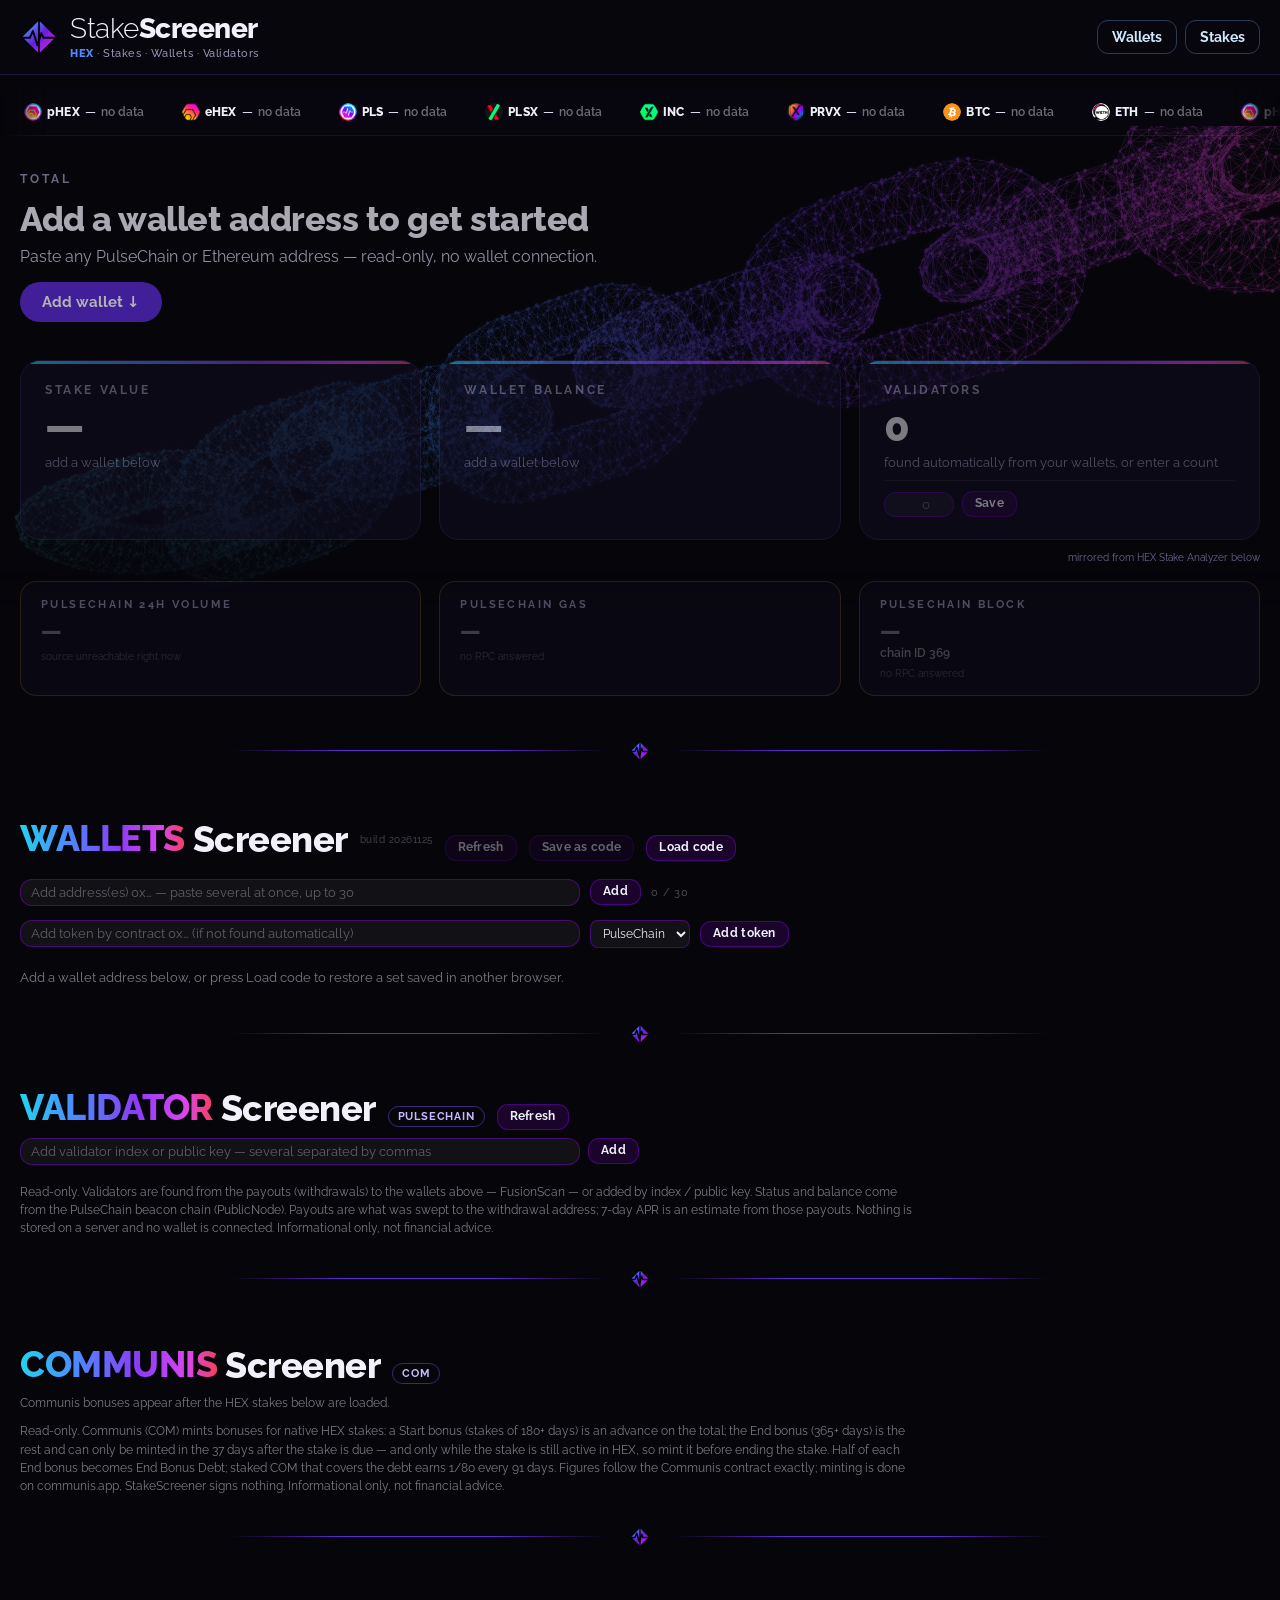
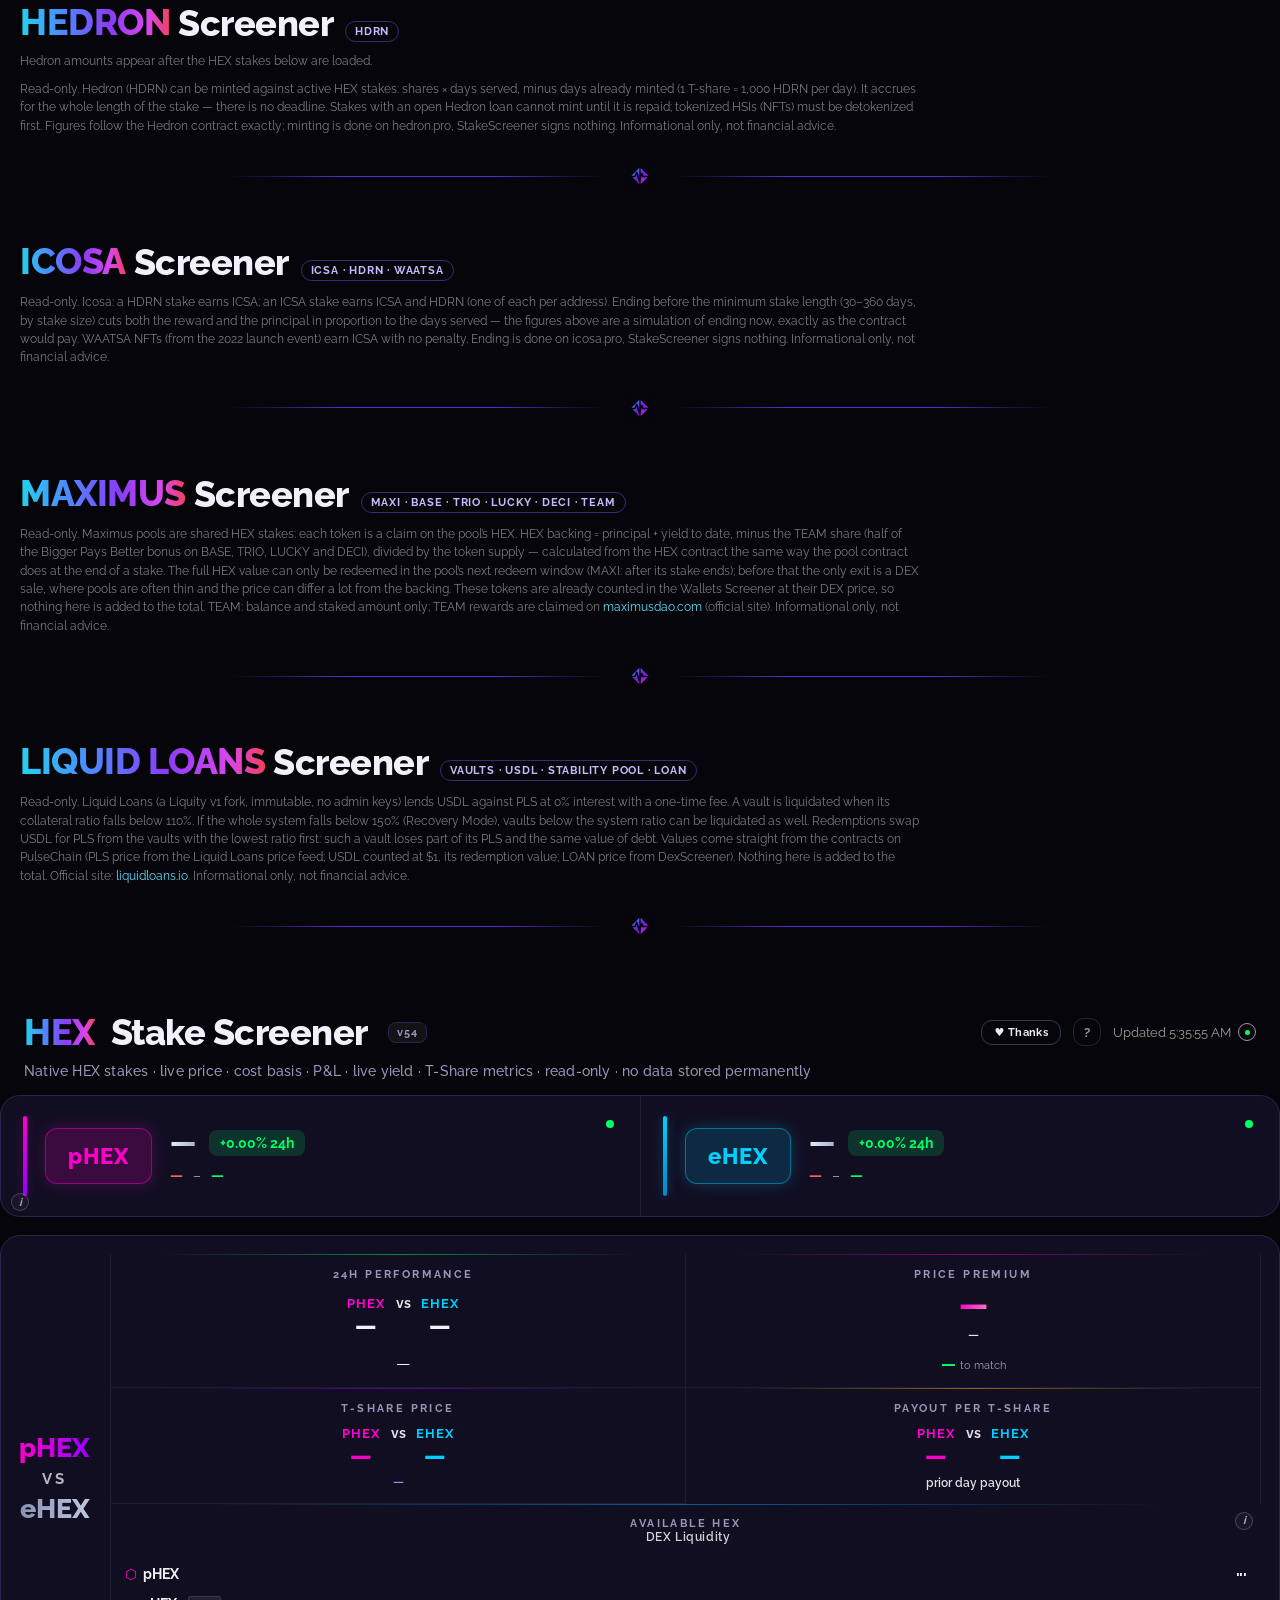
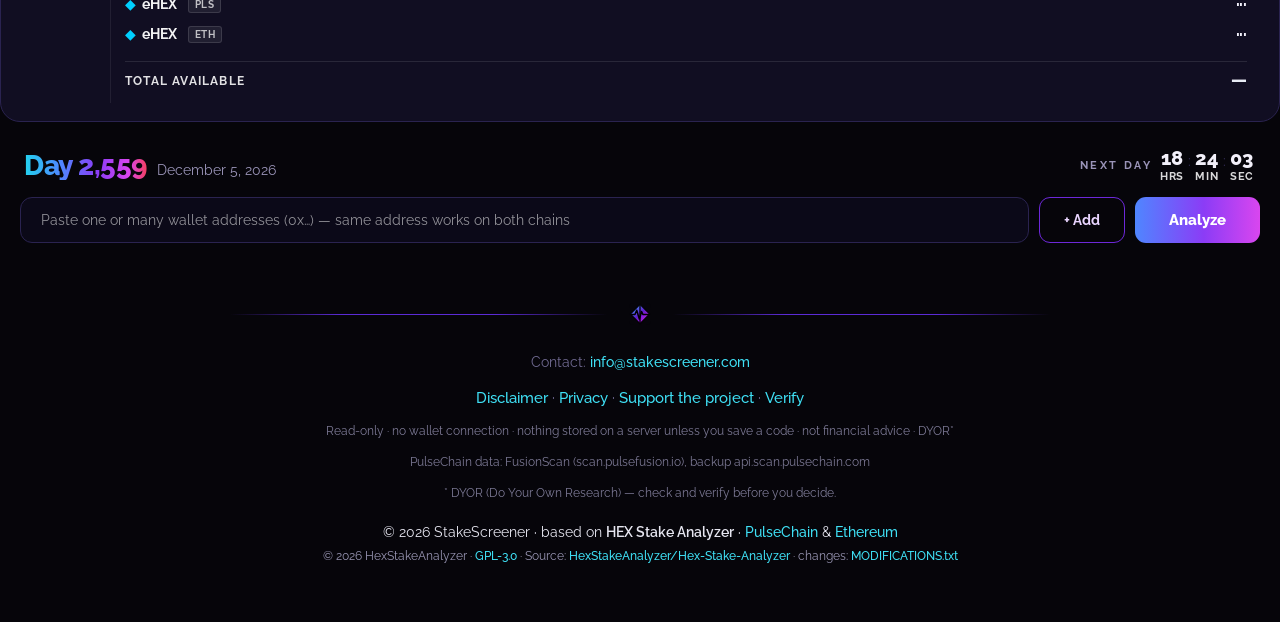
<file: index.html>
<!DOCTYPE html>
<html lang="en">
<head><meta charset="utf-8">

<meta name="viewport" content="width=device-width, initial-scale=1">
<meta http-equiv="Cache-Control" content="no-cache, no-store, must-revalidate">
<meta http-equiv="Pragma" content="no-cache">
<meta http-equiv="Expires" content="0">
<link rel="icon" type="image/svg+xml" href="/favicon.svg?v=271c3d3d">
<link rel="icon" type="image/png" sizes="32x32" href="/favicon.png?v=271c3d3d">
<link rel="shortcut icon" href="/favicon.ico?v=271c3d3d">
<link rel="apple-touch-icon" href="/apple-touch-icon.png?v=271c3d3d">
<meta name="theme-color" content="#06050a">
<link rel="manifest" href="/site.webmanifest?v=20261110">
<link rel="icon" type="image/png" sizes="192x192" href="/gp-icon-192.png">
<meta name="mobile-web-app-capable" content="yes">
<meta name="apple-mobile-web-app-capable" content="yes">
<meta name="apple-mobile-web-app-title" content="StakeScreener">
<meta name="apple-mobile-web-app-status-bar-style" content="black">
<meta name="description" content="Read-only view of PulseChain and Ethereum wallets — balances, token prices, HEX stakes, validators and live network status.">
<!-- Link preview (Telegram, X, Signal, Discord …).
     og:image must be an ABSOLUTE URL. The relative "./og.png" worked only with
     some crawlers; most do not resolve it and the card stays without an image.
     ?v= is there because platforms cache previews aggressively — without a new
     path the old image would keep showing for weeks. -->
<meta property="og:type" content="website">
<meta property="og:site_name" content="StakeScreener">
<meta property="og:title" content="StakeScreener — Wallets &amp; HEX Stakes">
<meta property="og:description" content="Read-only view of PulseChain and Ethereum wallets — balances, token prices, HEX stakes, validators and live network status. No wallet connection; nothing stored unless you save a code.">
<link rel="canonical" href="https://stakescreener.com/">
<meta property="og:url" content="https://stakescreener.com/">
<meta property="og:image" content="https://stakescreener.com/og.png?v=20261122b">
<meta property="og:image:width" content="1200">
<meta property="og:image:height" content="630">
<meta property="og:image:alt" content="StakeScreener — PulseChain and Ethereum, read-only">
<meta name="twitter:card" content="summary_large_image">
<meta name="twitter:title" content="StakeScreener — Wallets &amp; HEX Stakes">
<meta name="twitter:description" content="Read-only view of PulseChain and Ethereum wallets — balances, prices, HEX stakes, validators.">
<meta name="twitter:image" content="https://stakescreener.com/og.png?v=20261122b">
<link rel="stylesheet" href="./fonts/fonts.css">
<title>StakeScreener · PulseChain + Ethereum</title>
<link rel="stylesheet" href="./wallets.css?v=20261123b"/>
  <link rel="stylesheet" href="./style.css?v=20261123a">
  <link rel="stylesheet" href="./gp-theme.css?v=20261127c"><link rel="stylesheet" href="./gp-total.css?v=20261123b">
</head>
<body>
<header class="gp-hdr"><div class="gp-hdr-in">
  <a class="gp-brand" href="./"><svg viewBox="0 0 100 100" aria-hidden="true"><defs><linearGradient id="gpg" x1="0.2" y1="0.2" x2="0.8" y2="0.8"><stop offset="0" stop-color="#4f86ff"/><stop offset="0.5" stop-color="#6420d6"/><stop offset="1" stop-color="#c41ef2"/></linearGradient><clipPath id="gpk"><polygon points="50,3 97,50 50,97 3,50"/></clipPath></defs><polygon points="50,3 97,50 50,97 3,50" fill="url(#gpg)"/><g clip-path="url(#gpk)"><path d="M50,0 V100" stroke="#000" stroke-width="4.6"/><path d="M0,52 H26 L34,34 L46,72 L56,40 L62,52 H100" fill="none" stroke="#000" stroke-width="5" stroke-linejoin="round" stroke-linecap="round"/></g><polygon points="50,3 97,50 50,97 3,50" fill="none" stroke="#000" stroke-width="4.4"/></svg>
    <span><span class="gp-wm"><span class="a">Stake</span><span class="b">Screener</span></span><span class="gp-tag"><b>HEX</b> · Stakes · Wallets · Validators</span></span></a>
  <input type="checkbox" id="gp-meni" class="gp-meni-stikalo" aria-label="Odpri meni"><label for="gp-meni" class="gp-meni-gumb" aria-hidden="true"><span></span><span></span><span></span></label>
  <nav class="gp-nav"><a href="#wbal-sec">Wallets</a><a href="#cards-frame">Stakes</a></nav>
</div></header>


<div id="hsa-update-banner" onclick="location.reload()">🔄 A newer version of StakeScreener is available — click here to refresh</div>
<div id="app">
  <div class="progress-bar" id="progress-bar"><div class="progress-bar-fill" id="progress-bar-fill"></div></div>
  <div class="topbar"><div class="logo"><span class="l-hex">HEX</span><span class="l-sub">Stake Screener</span><span class="hsa-version">v54</span></div><div style="display:flex;align-items:center;gap:12px;"><button class="donate-topbtn" onclick="openSupport()">♥ Thanks</button><button class="about-btn" onclick="openAbout()" title="About this tool">?</button><div class="upd"><span id="tu">—</span><div class="upd-ring"></div></div></div></div>
  <div class="subt">Native HEX stakes · live price · cost basis · P&amp;L · live yield · T-Share metrics · read-only · no data stored permanently</div>
  <div class="ticker">
    <div class="t-block pls">
      <div class="t-accent pls-accent"></div>
      <div class="t-chain-tag pls-tag">pHEX</div>
      <div class="t-main">
        <div class="t-head-row">
          <span class="t-price-new pls" id="t-pls-price">—<span class="t-live-pulse" title="Live data"></span></span>
          <span class="t-chg" id="t-pls-chg">—</span>
        </div>
        <div class="t-stats-row">
          <span class="t-stat-v lo" id="t-pls-lo">—</span>
          <span class="t-range-sep">–</span>
          <span class="t-stat-v hi" id="t-pls-hi">—</span>
        </div>
      </div>
      <div class="t-spark"><canvas id="sparkline-pls" height="80"></canvas><div class="t-live-dot" id="t-pls-dot" style="background:#00FF66;"></div></div>
    </div>
    <div class="t-block eth">
      <div class="t-accent eth-accent"></div>
      <div class="t-chain-tag eth-tag">eHEX</div>
      <div class="t-main">
        <div class="t-head-row">
          <span class="t-price-new eth" id="t-eth-price">—<span class="t-live-pulse" title="Live data"></span></span>
          <span class="t-chg" id="t-eth-chg">—</span>
        </div>
        <div class="t-stats-row">
          <span class="t-stat-v lo" id="t-eth-lo">—</span>
          <span class="t-range-sep">–</span>
          <span class="t-stat-v hi" id="t-eth-hi">—</span>
        </div>
      </div>
      <div class="t-spark"><canvas id="sparkline-eth" height="80"></canvas><div class="t-live-dot" id="t-eth-dot" style="background:#00FF66;"></div></div>
    </div>
    <div class="t-info-wrap">
      <div class="t-info-i" onclick="this.classList.toggle('active')">i</div>
      <div class="t-info-tip">
        <div class="t-tip-title">Live Data Sources</div>
        <div class="t-tip-row"><span class="t-tip-src">pHEX Price &amp; 24h</span><span class="t-tip-desc">DexScreener — PulseX DEX, highest-liquidity pHEX/WPLS pair.</span><span class="t-tip-fall">Fallback: CoinPaprika → CoinGecko</span></div>
        <div class="t-tip-row"><span class="t-tip-src">eHEX Price &amp; 24h</span><span class="t-tip-desc">DexScreener — Uniswap V2/V3, highest-liquidity eHEX/ETH pair.</span><span class="t-tip-fall">Fallback: CoinPaprika → CoinGecko</span></div>
        <div class="t-tip-row"><span class="t-tip-src">T-Share Price</span><span class="t-tip-desc">Derived on-chain from HEX contract shareRate via globalInfo(). Updates on every analyze.</span></div>
        <div class="t-tip-row"><span class="t-tip-src">Sparkline</span><span class="t-tip-desc">Last 30 days of price history from CoinGecko. Color reflects 24h direction.</span></div>
      </div>
    </div>
  </div>
  <div class="cmp-strip">
    <div class="cmp-strip-title"><span class="cp">pHEX</span><span class="cv">VS</span><span class="ce">eHEX</span></div>
    <div class="cmp-items">
      <div class="cmp-item">
        <div class="cmp-item-lbl">24h performance</div>
        <div class="cmp-pair">
          <div class="cmp-side"><div class="cmp-side-name" style="color:#FF00CC;">pHEX</div><div class="cmp-side-val" id="cmp-24h-pls">—</div></div>
          <div class="cmp-vs">vs</div>
          <div class="cmp-side"><div class="cmp-side-name" style="color:#00CFFF;">eHEX</div><div class="cmp-side-val" id="cmp-24h-eth">—</div></div>
        </div>
        <div style="margin-top:4px;" id="cmp-24h-winner">—</div>
      </div>
      <div class="cmp-item">
        <div class="cmp-item-lbl" id="cmp-ratio-lbl">Price Premium</div>
        <div class="cmp-item-val" id="cmp-ratio" style="background:linear-gradient(90deg,#FF00CC,#ff6ec7);-webkit-background-clip:text;-webkit-text-fill-color:transparent;background-clip:text;">—</div>
        <div class="cmp-item-sub" id="cmp-ratio-sub">—</div>
        <div style="margin-top:4px;"><span style="color:#00FF66;font-family:'Space Mono',monospace;font-size:16px;font-weight:700;" id="cmp-parity">—</span><span style="font-size:11px;color:rgba(255,255,255,0.6);margin-left:4px;" id="cmp-parity-sub">to match</span></div>
      </div>
      <div class="cmp-item">
        <div class="cmp-item-lbl">T-Share price</div>
        <div class="cmp-pair">
          <div class="cmp-side"><div class="cmp-side-name" style="color:#FF00CC;">pHEX</div><div class="cmp-side-val" style="color:#FF00CC;" id="cmp-ts-pls">—</div></div>
          <div class="cmp-vs">vs</div>
          <div class="cmp-side"><div class="cmp-side-name" style="color:#00CFFF;">eHEX</div><div class="cmp-side-val" style="color:#00CFFF;" id="cmp-ts-eth">—</div></div>
        </div>
        <div class="cmp-item-sub" style="color:#a78bfa;" id="cmp-ts-diff">—</div>
      </div>
      <div class="cmp-item">
        <div class="cmp-item-lbl">Payout Per T-Share</div>
        <div class="cmp-pair">
          <div class="cmp-side"><div class="cmp-side-name" style="color:#FF00CC;">pHEX</div><div class="cmp-side-val" style="color:#FF00CC;" id="cmp-ypts-pls">—</div></div>
          <div class="cmp-vs">vs</div>
          <div class="cmp-side"><div class="cmp-side-name" style="color:#00CFFF;">eHEX</div><div class="cmp-side-val" style="color:#00CFFF;" id="cmp-ypts-eth">—</div></div>
        </div>
        <div class="cmp-item-sub" id="cmp-ypts-sub">prior day payout</div>
      </div>
      <div class="cmp-item" style="position:relative;overflow:visible;min-width:280px;align-items:stretch;text-align:left;">
        <div class="cmp-item-lbl" style="text-align:center;line-height:1.15;">Available HEX<br><span class="dex-lbl-sub">DEX Liquidity</span></div>
        <div class="dex-rows">
          <div class="dex-row"><span class="dex-asset"><span class="dex-mark" style="color:#FF00CC;">⬡</span>pHEX</span><span class="dex-amt dex-loading" id="cmp-supply-pls-phex">···</span></div>
          <div class="dex-row"><span class="dex-asset"><span class="dex-mark" style="color:#00CFFF;">◆</span>eHEX<span class="dex-chain-tag">PLS</span></span><span class="dex-amt dex-loading" id="cmp-supply-pls-ehex">···</span></div>
          <div class="dex-row"><span class="dex-asset"><span class="dex-mark" style="color:#00CFFF;">◆</span>eHEX<span class="dex-chain-tag">ETH</span></span><span class="dex-amt dex-loading" id="cmp-supply-eth-ehex">···</span></div>
        </div>
        <div class="dex-total-row"><span class="dex-total-lbl">Total Available</span><span class="dex-total-val" id="cmp-supply-total">—</span></div>
        <div class="info-i" onmouseenter="showDexTip(event)" onmouseleave="hideDexTip()" style="top:8px;right:8px;">i</div>
        <!-- Legacy hidden elements to satisfy old DOM refs (renderDexSupply updates the new IDs above) -->
        <span id="cmp-supply-pls-total" style="display:none;"></span>
        <span id="cmp-supply-eth-total" style="display:none;"></span>
        <span id="cmp-supply-sub" style="display:none;"></span>
      </div>
    </div>
  </div>
  <div id="dex-pool-tip" onmouseenter="keepDexTip()" onmouseleave="releaseDexTip()" style="display:none;position:fixed;width:340px;background:#181e2e;border:1px solid rgba(148,0,255,0.28);border-radius:10px;padding:12px 14px;font-size:11px;line-height:1.45;color:rgba(238,240,248,0.88);font-family:'Inter',sans-serif;font-weight:400;z-index:9999;box-shadow:0 6px 24px rgba(0,0,0,0.6);">HEX sitting in DEX liquidity pools — available to buy or sell right now. Queried on-chain via balanceOf() on the HEX contract for each pool.<br><br><span id="dex-tip-breakdown">Loading pool data…</span><br><br><span style="opacity:0.6;font-size:10px;">Pools under 5M HEX excluded. Data updates each scan.</span></div>
  <div class="daybar" id="daybar"><div class="day-left"><span class="day-num" id="day-num">Day —</span><span class="day-date" id="day-date"></span></div><div class="day-mid"></div><div class="day-right"><span class="day-cd-lbl">Next day</span><div class="day-cd" id="day-cd">—</div></div></div>
  <div class="nse-bar" id="nse"><div class="nse-icon">⏱</div><div class="nse-body"><div class="nse-lbl">Next Stake Ending</div><div class="nse-val" id="nse-val">—</div><div class="nse-sub" id="nse-sub"></div></div></div>
  <div class="search"><div class="addr-wrap"><input id="addr" type="text" autocomplete="off" spellcheck="false" placeholder="Paste one or many wallet addresses (0x…) — same address works on both chains" onfocus="openRecentDropdown()" onblur="scheduleCloseRecentDropdown()"/><div id="recent-dropdown" class="recent-dropdown" hidden onmousedown="event.preventDefault()"></div></div><button class="addbtn" id="addbtn" onclick="addWallet()">+ Add</button><button class="abtn" id="gobtn" onclick="go()">Analyze</button></div>
  <div id="wlist" class="wlist"></div>
  <div id="wlist-err" class="wlist-err" style="display:none;"></div>
  <div id="st"></div>
  <div id="dash">
    <div class="ctrl-bar">
      <!-- Row 1: chain toggle + next ending -->
      <div class="ctrl-row">
        <div class="chain-toggle-wrap"><div class="chain-toggle" role="tablist" aria-label="Chain selection"><button class="chain-tog-btn pls active" id="ct-pls" onclick="setChainMode('pls')" title="Show PulseChain (pHEX) only" role="tab" aria-selected="true"><span class="ct-icon ct-pls-icon">⬡</span><span class="ct-lbl">PulseChain</span></button><button class="chain-tog-btn eth" id="ct-eth" onclick="setChainMode('eth')" title="Show Ethereum (eHEX) only" role="tab" aria-selected="false"><span class="ct-icon ct-eth-icon">◆</span><span class="ct-lbl">Ethereum</span></button><button class="chain-tog-btn both" id="ct-both" onclick="setChainMode('both')" title="Show both chains" role="tab" aria-selected="false"><span class="ct-icon ct-both-icon">◆⬡</span><span class="ct-lbl">Both</span></button></div></div>
        <div class="ctrl-bar-sep ctrl-nse-sep" id="ctrl-nse-sep" style="display:none;"></div>
        <div class="ctrl-nse" id="ctrl-nse">
          <span class="nse-icon">⏱</span>
          <span class="nse-lbl-sm">Next ending:</span>
          <span class="nse-val" id="ctrl-nse-val">—</span>
          <span class="nse-sub" id="ctrl-nse-sub"></span>
        </div>
        <div style="margin-left:auto;display:flex;align-items:center;gap:10px;">
          <button id="moon-math-btn" class="moon-btn" onclick="openMoonMath()" title="Model hypothetical prices">
            <span class="moon-btn-icon">🌙</span>Moon Math
          </button>
        </div>
      </div>
      <!-- Row 2: view filters + ranking -->
      <div class="ctrl-row">
        <div id="wfilter" class="wfilter" style="display:none;"></div>
      </div>
    </div>
    <div class="cards-frame" id="cards-frame">
      <div class="moon-banner" id="moon-banner">
        <span class="moon-banner-icon">🌙</span>
        <span class="moon-banner-active">Moon Math</span>
        <div class="moon-banner-sep"></div>
        <span class="moon-banner-prices" id="moon-banner-prices">—</span>
        <div class="moon-banner-sep"></div>
        <div class="moon-banner-mults" id="moon-banner-mults"></div>
        <button class="moon-banner-reset" onclick="resetMoonMath()">Reset to Live</button>
      </div>
      <div class="cards" id="cards"></div>
    </div>
    <div class="charts">
      <div class="cbox"><div class="cblbl">Locked vs Liquid HEX <span class="chart-chain-pill" id="cpie-chain-pill"></span></div><div class="pie-body"><div class="pie-canvas"><canvas id="cpie"></canvas></div><div class="pie-right"><div class="pie-pct-wrap"><div class="pie-pct-lbl">Percentage Locked</div><div class="pie-pct-val" id="pie-pct-num">—<span class="pie-pct-unit"></span></div></div><div class="pie-legend" id="pie-legend"></div></div></div><div class="info-i" onclick="this.classList.toggle('active')">i</div><div class="info-tip">Shows the split between HEX locked in active stakes vs liquid (unstaked) HEX in the wallet. Locked HEX earns yield but can't be moved until the stake ends.</div></div>
      <div class="cbox"><div class="cblbl">Yield Accumulation <span class="chart-chain-pill" id="cyield-chain-pill"></span></div><div style="position:relative;flex:1;min-height:200px;"><canvas id="cyield"></canvas></div><div class="info-i" onclick="this.classList.toggle('active')">i</div><div class="info-tip">Cumulative HEX yield over time, summed across all wallets and chains in view (pHEX + eHEX). Green = active stakes; when ended stakes exist, the upper line adds them for an active + ended total. Includes Big Pay Day. Yield is approximated as linear accrual from each stake\'s start to today or its end day.</div></div>
      <div class="cbox"><div class="cblbl">Stake Maturity Calendar <span class="chart-chain-pill" id="cmat-chain-pill"></span></div><div style="position:relative;flex:1;min-height:200px;"><canvas id="cmaturity"></canvas></div><div class="info-i" onclick="this.classList.toggle('active')">i</div><div class="info-tip">When your stakes end, grouped by month. Helps visualize upcoming liquidity events and plan restaking.</div></div>
    </div>
    <div id="sp-section" class="sp-section"></div>
    <div id="psec" style="display:none;" class="pend-sec"><div class="pend-hdr"><div class="pdot"></div><span class="ptitle">Pending Stakes</span><span class="pmeta" id="pmeta"></span></div><div class="slist" style="padding:0;" id="plist"></div></div>
    <!-- HTT Analysis inline section — renders only when hasHTT detected; populated by renderHTTInlineSection() -->
    <div id="htt-inline-slot"></div>
    <div id="stake-tabs" class="stake-tabs" style="display:none;">
      <button class="stake-tab stake-tab-active selected" id="tab-active" onclick="switchTab('active')">Active Stakes <span class="tab-count" id="tab-act-count">0</span></button>
      <button class="stake-tab stake-tab-ended" id="tab-ended" onclick="switchTab('ended')">Ended Stakes <span class="tab-count tab-count-e" id="tab-end-count">0</span></button>
    </div>
    <div id="active-panel">
      <div class="slist" id="slist"></div>
    </div>
    <div id="ended-panel">
      <div id="hist-bar-inline" class="hist-bar" style="display:none;margin:0 0 14px;"><div class="hist-lbl">Summary</div><div class="hist-stat"><span class="hist-stat-l">Completed</span><span class="hist-stat-v" id="h-count2">—</span></div><div class="hist-stat"><span class="hist-stat-l">Principal Cycled</span><span class="hist-stat-v h-g" id="h-princ2">—</span></div><div class="hist-stat"><span class="hist-stat-l">T-Shares Cycled</span><span class="hist-stat-v h-ts" id="h-ts2">—</span></div><div class="hist-stat"><span class="hist-stat-l">Yield Received</span><span class="hist-stat-v h-y" id="h-yield2">—</span></div><div class="hist-stat"><span class="hist-stat-l">Total Exit Value</span><span class="hist-stat-v" style="color:#00d4aa;" id="h-exit2">—</span></div></div>
      <div class="slist" id="ended-list"></div>
    </div>
    <div class="note">Read-only · only the addresses you analyze are saved on this device (click Clear to wipe) · Dual-chain: native HEX stakes on PulseChain (pHEX) and Ethereum (eHEX) · Each stake valued at its own chain's live price · Historical prices via HEXDailyStats tables with CoinGecko range fallback for gaps · Live price via DexScreener (PulseX + Uniswap) with CoinGecko fallback · T-Share price from globalInfo() shareRate per chain</div>
  </div>
  <!-- HTT Analyzer is now INLINE inside #dash (above stake-tabs) — see #htt-inline-slot. No separate view. -->
  <!-- Share Snapshot feature removed in v52 (button + modal). Inert JS functions left in place intentionally. -->
  <div class="about-overlay" id="about-overlay" onclick="if(event.target===this)closeAbout();">
    <div class="about-modal">
      <div class="about-header"><span class="about-title">About This Tool</span><button class="about-close" onclick="closeAbout()">&times;</button></div>
      <div class="about-sec">
        <div class="about-sec-title">What It Does</div>
        <p>A fully client-side HEX stake analyzer for both PulseChain (pHEX) and Ethereum (eHEX). Reads your native HEX stakes, HSI (Hedron Staked Instances), and HTT (HEX Time Token) stakes directly from the blockchain on either or both chains, calculates yield, fetches live prices, and renders an interactive dashboard — all in your browser.</p>
        <p>Toggle between PulseChain only, Ethereum only, or both chains together. When viewing both, each stake is correctly valued at its own chain's live price — pHEX and eHEX trade independently since the May 2023 fork.</p>
        <p>Supports multi-wallet analysis with aggregated and per-wallet/per-chain views, sortable stake tables, cost basis tracking, unrealized + realized P&amp;L with lifetime yield history, effective APY, daily yield rate, T-Share metrics, bridged eHEX detection on PulseChain, and full HTT (HEX Time Token) analysis for Actuator-delegated stakes — including live per-HTT USD prices, extractable / extracted / in-wallet USD values, and automatic discovery of any HTT series (Actuator-listed or otherwise).</p>
      </div>
      <div class="about-sec">
        <div class="about-sec-title">Data Sources</div>
        <p><strong style="color:var(--tx);">Stake Data:</strong> Read directly from the HEX contract via public RPCs. PulseChain: 4 nodes with failover (rpc.pulsechain.com et al.). Ethereum: publicnode (primary), with additional candidates tested at runtime. The HEX contract address is identical on both chains; state is independent since the fork.</p>
        <p><strong style="color:var(--tx);">Live Price:</strong> DexScreener API per chain — PulseX DEX for pHEX, Uniswap for eHEX (highest-liquidity pair). Falls back to CoinPaprika, then CoinGecko (hex-pulsechain / hex) per chain if unavailable.</p>
        <p><strong style="color:var(--tx);">HTT Discovery:</strong> Two-layer scan on PulseChain. Primary: probe the Actuator contract's <code>maturityToInfo(day)</code> mapping across a ~27-year horizon so every Actuator-listed HTT is found automatically. Safety net: PulseX v2 subgraph query for any <code>HTT-*</code> token, filtered by a case-sensitive name match to reject spoofs. Result: any HTT that exists on-chain gets picked up without a code change.</p>
        <p><strong style="color:var(--tx);">Live HTT Prices:</strong> PulseX v2 subgraph (graph.pulsechain.com — Uniswap-V2 fork), field <code>Token.derivedUSD</code>. One batched GraphQL call covers every discovered HTT contract; refreshes on the same 60s cadence as the HEX price. A dash means the subgraph has no routed USD price yet for that series (typically thin liquidity for a newer HTT).</p>
        <p><strong style="color:var(--tx);">Historical Prices:</strong> Two-tier resolution. Primary: hardcoded tables generated from HEXDailyStats.com on-chain DEX data (eHEX from Day 1, pHEX from Day 1261). Fallback: any day not in the static table is fetched at runtime from CoinGecko's market_chart/range endpoint (free tier, no key) — covers days published since the last table refresh, and any future scenario where HEXDailyStats becomes unreachable.</p>
        <p><strong style="color:var(--tx);">T-Share Price:</strong> Derived on-chain from each chain's HEX contract globalInfo() shareRate. The two chains have independent share rates since the fork.</p>
        <p><strong style="color:var(--tx);">Sparkline:</strong> CoinGecko 30-day market chart (supplementary, fails silently). Tracks the currently-displayed primary chain.</p>
      </div>
      <div class="about-sec">
        <div class="about-sec-title">Security &amp; Privacy</div>
        <p>This tool is <strong style="color:#00FF66;">strictly read-only</strong>. No cookies, no backend, no analytics, no tracking. The only network calls are blockchain RPC reads and public price API fetches.</p>
        <p>All data lives in browser memory for the duration of your session and is gone when you close the tab. A temporary sessionStorage cache speeds up re-scans within the same tab but is automatically erased when the tab closes. Wallet addresses are never transmitted to any server.</p>
        <p><strong style="color:var(--tx);">Recent-address history:</strong> the last 20 addresses you analyze are saved to localStorage on <em>this device only</em>, so you can jump back to a wallet you've looked at before. Click the address input to open a dropdown showing your saved wallets; click one to add it, click × on a row to drop just that one, or click <strong>Clear addresses</strong> at the bottom to wipe the whole list. The list is never sent anywhere. On a shared or public computer, click Clear when you're done.</p>
        <p>No wallet connection required. No private keys. No signatures. Just paste a public address.</p>
      </div>
      <div class="about-sec">
        <div class="about-sec-title">Technical Details</div>
        <p>Static HTML application. Charts rendered with a local copy of Chart.js.</p>
        <div style="margin-top:8px;">
          <span class="about-tag">PulseChain RPCs</span>
          <span class="about-tag">Ethereum RPCs</span>
          <span class="about-tag">DexScreener API</span>
          <span class="about-tag">CoinGecko API</span>
          <span class="about-tag">Actuator Contract</span>
          <span class="about-tag">PulseX v2 Subgraph</span>
          <span class="about-tag">HEXDailyStats</span>
          <span class="about-tag">Keccak-256</span>
          <span class="about-tag">Chart.js</span>
        </div>
      </div>
      <div class="donate-sec">
        <div class="donate-lbl"><span>♥</span> Say Thanks</div>
        <div class="donate-addr-wrap" onclick="copyDonateAddr('donate-copy-btn')" title="Click to copy address">
          <div class="donate-addr">0xcE814f3042bD70aCE79f7d40cAdb719B3824067d</div>
          <button class="donate-copy" id="donate-copy-btn">COPY</button>
        </div>
        <div class="donate-note">This tool is free — no ads, no catch. If you want to say thanks, here's an address. PulseChain &amp; Ethereum compatible.</div>
      </div>
      <div style="text-align:center;padding-top:16px;border-top:1px solid var(--bd);margin-top:18px;font-family:'Space Mono',monospace;font-size:10px;color:rgba(122,133,153,0.5);letter-spacing:.04em;">© 2026 HexStakeAnalyzer · Licensed under GPL-3.0 · Source: <a href="https://github.com/hexstakeanalyzer/Hex-Stake-Analyzer" target="_blank" rel="noopener noreferrer" style="color:#00AAFF;">GitHub</a></div>
    </div>
  </div>
  <div class="about-overlay" id="support-overlay" onclick="if(event.target===this)closeSupport();">
    <div class="about-modal">
      <div class="about-header"><span class="about-title" style="color:var(--ha);">♥ Thanks</span><button class="about-close" onclick="closeSupport()">&times;</button></div>
      <div class="about-sec">
        <p>This tool is free — no ads, no catch. If you want to say thanks, here's an address.</p>
      </div>
      <div class="about-sec">
        <div class="about-sec-title">Address</div>
        <div class="donate-addr-wrap" onclick="copyDonateAddr('support-copy-btn')" title="Click to copy address">
          <div class="donate-addr">0xcE814f3042bD70aCE79f7d40cAdb719B3824067d</div>
          <button class="donate-copy" id="support-copy-btn">COPY</button>
        </div>
        <div class="donate-note">PulseChain &amp; Ethereum compatible — HEX, PLS, ETH, USDC, or whatever you're feeling.</div>
      </div>
    </div>
  </div>
  <div class="creature-overlay" id="creature-overlay" onclick="if(event.target===this)closeCreatureInfo();">
    <div class="creature-modal">
      <button class="creature-modal-close" onclick="closeCreatureInfo()">&times;</button>
      <div class="creature-modal-title">Sea Creature Rankings</div>
      <div class="creature-modal-sub">Your rank is based on total active T-Shares across all wallets and chains in the current view. T-Shares determine your share of HEX's daily payout pool.</div>
      <table class="creature-table" id="creature-tier-table"></table>
    </div>
  </div>
  <!-- Moon Math overlay -->
  <div class="moon-overlay" id="moon-overlay" onclick="if(event.target===this)closeMoonMath();">
    <div class="moon-modal">
      <button class="moon-modal-close" onclick="closeMoonMath()">&times;</button>
      <div class="moon-modal-title">🌙 Moon Math</div>
      <div class="moon-modal-sub">Set hypothetical prices to model your portfolio value. Leave blank to keep live price. Tap a multiplier for instant math.</div>
      <div class="moon-field">
        <div class="moon-field-lbl"><span style="color:#FF00CC;">⬡</span> pHEX Price Override</div>
        <div class="moon-input-wrap"><span class="moon-dollar">$</span><input class="moon-input" id="moon-pls" type="number" min="0" step="any" placeholder="live price"></div>
        <div class="moon-multipliers" id="moon-pls-mults"></div>
        <div class="moon-live-price" id="moon-pls-live">Live: —</div>
      </div>
      <div style="height:1px;background:rgba(255,255,255,0.06);margin:4px 0 18px;"></div>
      <div class="moon-field">
        <div class="moon-field-lbl"><span style="color:#00CFFF;">◆</span> eHEX Price Override</div>
        <div class="moon-input-wrap"><span class="moon-dollar">$</span><input class="moon-input" id="moon-eth" type="number" min="0" step="any" placeholder="live price"></div>
        <div class="moon-multipliers" id="moon-eth-mults"></div>
        <div class="moon-live-price" id="moon-eth-live">Live: —</div>
      </div>
      <div class="moon-actions">
        <button class="moon-reset" onclick="resetMoonMath()">Reset to Live</button>
        <button class="moon-apply" onclick="applyMoonMath()">Apply Moon Math 🚀</button>
      </div>
    </div>
  </div>
</div>

<script src="./gp-transfer.js?v=20261123b"></script>
<script src="./vendor/chart.umd.min.js"></script>
<script src="./gp-source.js?v=20261124a"></script>
<script src="./app.js?v=3f1d9d53a7"></script>
  <script src="./wallets.js?v=20261125a"></script>
  <script src="./gp-chain.js?v=20261123b"></script>
  <script src="./gp-total.js?v=20261123b"></script>
  <script src="./gp-support.js?v=20261123b"></script>
  <script src="./gp-validators.js?v=20261123b"></script>
  <script src="./gp-communis.js?v=20261123b"></script>
  <script src="./gp-hedron.js?v=20261123b"></script>
  <script src="./gp-icosa.js?v=20261123b"></script>
  <script src="./gp-maximus.js?v=20261124d"></script>
  <script src="./gp-liquidloans.js?v=20261127a"></script>
  <script src="./gp-safe.js?v=20261127c"></script>
<footer class="gp-noga"><div class="gp-noga-in">
  <div class="gp-noga-crta"><span></span><img src="./favicon.svg" alt="" width="22" height="22"><span></span></div>
  <p>Contact: <a href="mailto:info@stakescreener.com">info@stakescreener.com</a></p>
  <p class="gp-noga-pov"><a href="/info.html#disclaimer">Disclaimer</a> · <a href="/info.html#privacy">Privacy</a> · <a href="/info.html#support">Support the project</a> · <a href="/info.html#verify">Verify</a></p>
  <p class="gp-noga-mal">Read-only · no wallet connection · nothing stored on a server unless you save a code · not financial advice · DYOR*</p>
  <p class="gp-noga-mal"><span id="gp-vir">PulseChain data: FusionScan (scan.pulsefusion.io), backup api.scan.pulsechain.com</span></p>
  <p class="gp-noga-mal">* DYOR (Do Your Own Research) — check and verify before you decide.</p>
  <p class="gp-noga-copy">© 2026 StakeScreener · based on <b>HEX Stake Analyzer</b> · <a href="https://pulsechain.com/" target="_blank" rel="noopener">PulseChain</a> &amp; <a href="https://ethereum.org/" target="_blank" rel="noopener">Ethereum</a><br><span class="gp-noga-lic">© 2026 HexStakeAnalyzer · <a href="./LICENSE">GPL-3.0</a> · Source: <a href="https://github.com/hexstakeanalyzer/Hex-Stake-Analyzer" target="_blank" rel="noopener noreferrer">HexStakeAnalyzer/Hex-Stake-Analyzer</a> · changes: <a href="/MODIFICATIONS.txt">MODIFICATIONS.txt</a></span></p>
</div></footer>
</body>
</html>
</file>
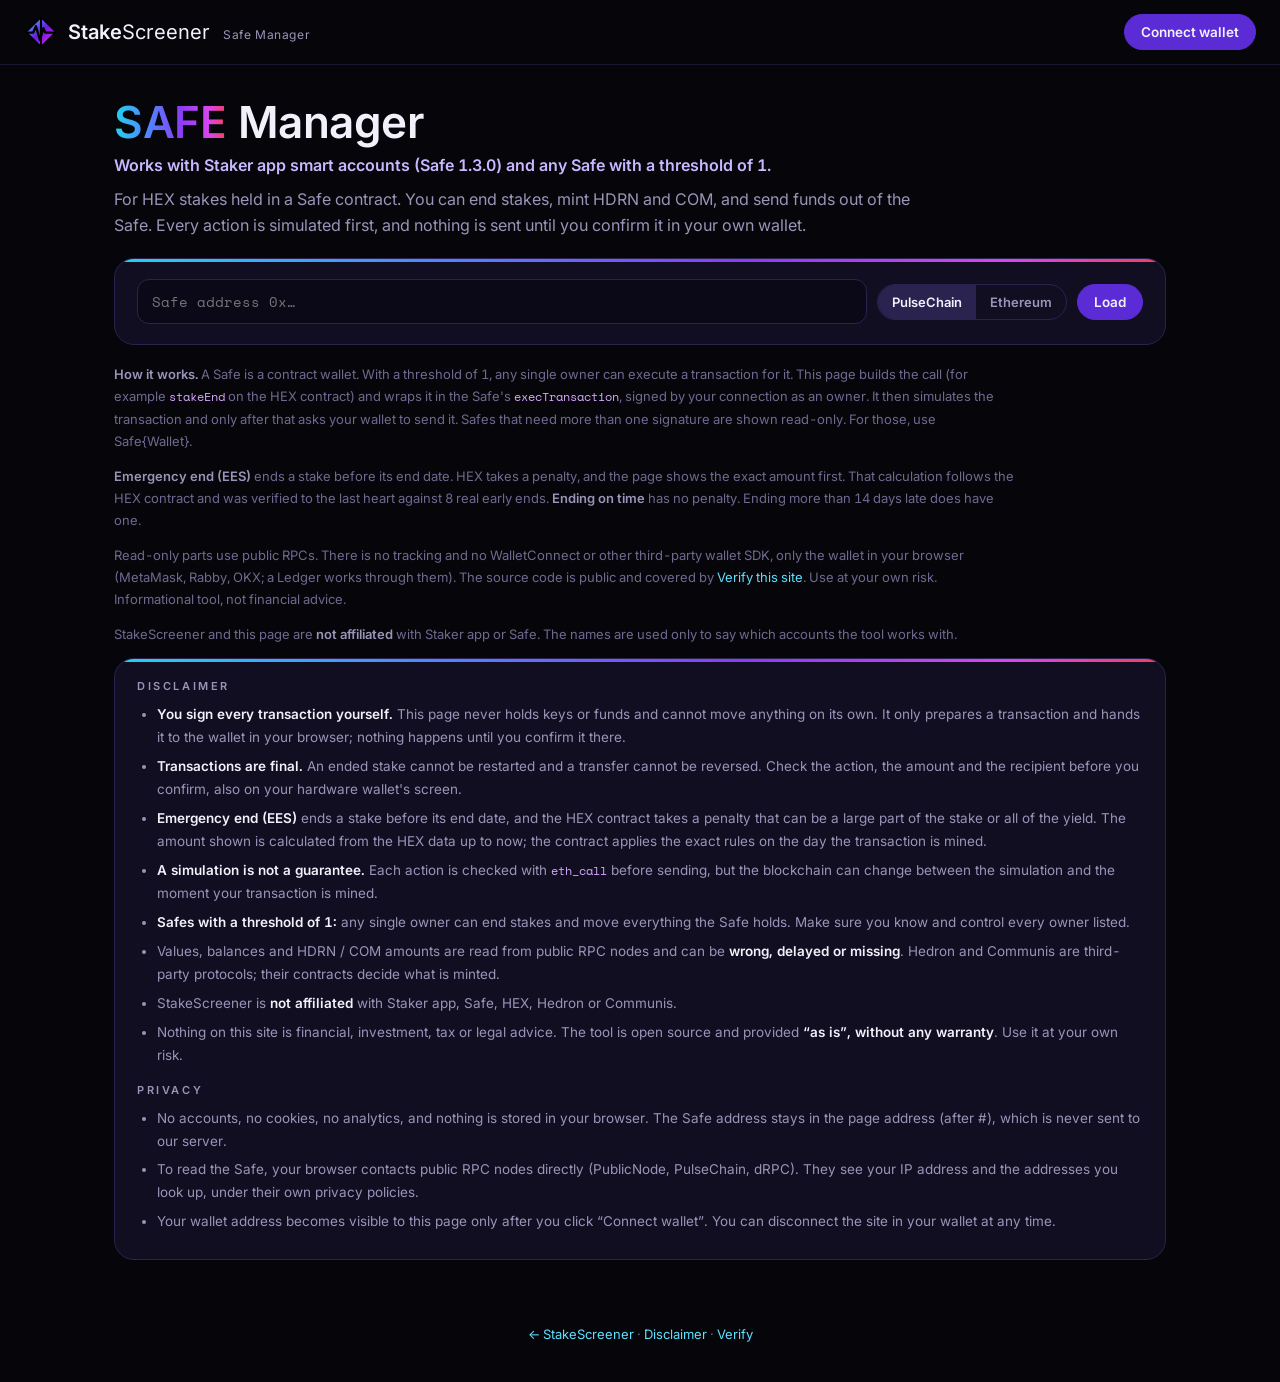
<file: safe.stakescreener.com/index.html>
<!DOCTYPE html>
<html lang="en">
<head>
<meta charset="utf-8">
<meta name="viewport" content="width=device-width, initial-scale=1">
<title>Safe Manager for Staker app accounts · StakeScreener</title>
<meta name="description" content="Manage HEX stakes in Staker app smart accounts and other Safes on PulseChain and Ethereum: end stakes, mint HDRN and COM, send funds out. Open source, no third-party wallet SDK. Not affiliated with Staker app or Safe.">
<meta name="referrer" content="no-referrer">
<link rel="canonical" href="https://safe.stakescreener.com/">
<link rel="icon" href="favicon.svg" type="image/svg+xml">
<link rel="stylesheet" href="fonts/fonts.css">
<link rel="stylesheet" href="./safe.css?v=20261127d">
</head>
<body>
<header class="sm-hdr">
  <a class="sm-brand" href="https://stakescreener.com/"><img src="favicon.svg" alt="" width="34" height="34"><span><b>Stake</b>Screener <em>Safe Manager</em></span></a>
  <div class="sm-con">
    <span id="sm-acc" class="sm-acc"></span>
    <button id="sm-connect" class="sm-btn sm-btn-p" type="button">Connect wallet</button>
  </div>
</header>

<main class="sm-main">
  <h1 class="sm-h1"><span class="sm-grad">SAFE</span> Manager</h1>
  <p class="sm-tag">Works with Staker app smart accounts (Safe 1.3.0) and any Safe with a threshold of 1.</p>
  <p class="sm-lead">For HEX stakes held in a Safe contract. You can end stakes, mint HDRN and COM, and send funds out of the Safe. Every action is simulated first, and nothing is sent until you confirm it in your own wallet.</p>

  <section class="sm-card">
    <div class="sm-row">
      <input id="sm-addr" class="sm-in" type="text" spellcheck="false" autocomplete="off" placeholder="Safe address 0x…">
      <div class="sm-chains" role="tablist">
        <button type="button" class="sm-ch on" data-ch="pls">PulseChain</button>
        <button type="button" class="sm-ch" data-ch="eth">Ethereum</button>
      </div>
      <button id="sm-load" class="sm-btn sm-btn-p" type="button">Load</button>
    </div>
    <div id="sm-stat" class="sm-stat"></div>
  </section>

  <section id="sm-info" class="sm-card" hidden></section>
  <section id="sm-stakes" class="sm-card" hidden></section>
  <section id="sm-send" class="sm-card" hidden></section>
  <section id="sm-log" class="sm-card sm-logc" hidden><div class="sm-lbl">Activity</div><div id="sm-logi"></div></section>

  <section class="sm-note">
    <p><b>How it works.</b> A Safe is a contract wallet. With a threshold of 1, any single owner can execute a transaction for it. This page builds the call (for example <code>stakeEnd</code> on the HEX contract) and wraps it in the Safe's <code>execTransaction</code>, signed by your connection as an owner. It then simulates the transaction and only after that asks your wallet to send it. Safes that need more than one signature are shown read-only. For those, use Safe{Wallet}.</p>
    <p><b>Emergency end (EES)</b> ends a stake before its end date. HEX takes a penalty, and the page shows the exact amount first. That calculation follows the HEX contract and was verified to the last heart against 8 real early ends. <b>Ending on time</b> has no penalty. Ending more than 14 days late does have one.</p>
    <p>Read-only parts use public RPCs. There is no tracking and no WalletConnect or other third-party wallet SDK, only the wallet in your browser (MetaMask, Rabby, OKX; a Ledger works through them). The source code is public and covered by <a href="https://stakescreener.com/info.html#verify">Verify this site</a>. Use at your own risk. Informational tool, not financial advice.</p>
    <p>StakeScreener and this page are <b>not affiliated</b> with Staker app or Safe. The names are used only to say which accounts the tool works with.</p>
  </section>

  <section id="disclaimer" class="sm-card sm-disc">
    <div class="sm-lbl">Disclaimer</div>
    <ul>
      <li><b>You sign every transaction yourself.</b> This page never holds keys or funds and cannot move anything on its own. It only prepares a transaction and hands it to the wallet in your browser; nothing happens until you confirm it there.</li>
      <li><b>Transactions are final.</b> An ended stake cannot be restarted and a transfer cannot be reversed. Check the action, the amount and the recipient before you confirm, also on your hardware wallet's screen.</li>
      <li><b>Emergency end (EES)</b> ends a stake before its end date, and the HEX contract takes a penalty that can be a large part of the stake or all of the yield. The amount shown is calculated from the HEX data up to now; the contract applies the exact rules on the day the transaction is mined.</li>
      <li><b>A simulation is not a guarantee.</b> Each action is checked with <code>eth_call</code> before sending, but the blockchain can change between the simulation and the moment your transaction is mined.</li>
      <li><b>Safes with a threshold of 1:</b> any single owner can end stakes and move everything the Safe holds. Make sure you know and control every owner listed.</li>
      <li>Values, balances and HDRN / COM amounts are read from public RPC nodes and can be <b>wrong, delayed or missing</b>. Hedron and Communis are third-party protocols; their contracts decide what is minted.</li>
      <li>StakeScreener is <b>not affiliated</b> with Staker app, Safe, HEX, Hedron or Communis.</li>
      <li>Nothing on this site is financial, investment, tax or legal advice. The tool is open source and provided <b>&ldquo;as is&rdquo;, without any warranty</b>. Use it at your own risk.</li>
    </ul>
    <div class="sm-lbl sm-lbl-gap">Privacy</div>
    <ul>
      <li>No accounts, no cookies, no analytics, and nothing is stored in your browser. The Safe address stays in the page address (after #), which is never sent to our server.</li>
      <li>To read the Safe, your browser contacts public RPC nodes directly (PublicNode, PulseChain, dRPC). They see your IP address and the addresses you look up, under their own privacy policies.</li>
      <li>Your wallet address becomes visible to this page only after you click &ldquo;Connect wallet&rdquo;. You can disconnect the site in your wallet at any time.</li>
    </ul>
  </section>
</main>
<footer class="sm-foot"><a href="https://stakescreener.com/">← StakeScreener</a> · <a href="#disclaimer">Disclaimer</a> · <a href="https://stakescreener.com/info.html#verify">Verify</a></footer>
<script src="./safe.js?v=20261127c"></script>
</body>
</html>
</file>
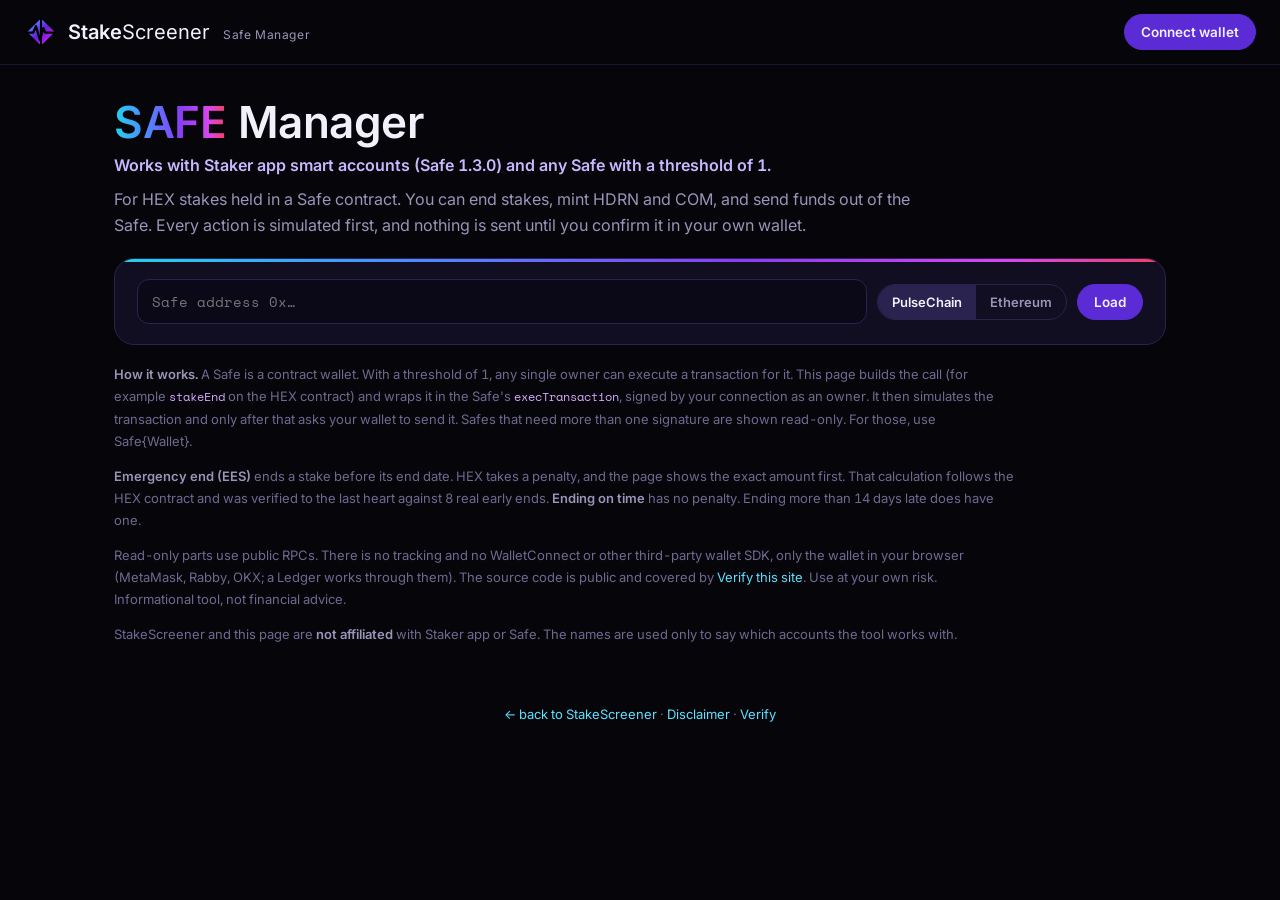
<file: safe/index.html>
<!DOCTYPE html>
<html lang="en">
<head>
<meta charset="utf-8">
<meta name="viewport" content="width=device-width, initial-scale=1">
<title>Safe Manager for Staker app accounts · StakeScreener</title>
<meta name="description" content="Manage HEX stakes in Staker app smart accounts and other Safes on PulseChain and Ethereum: end stakes, mint HDRN and COM, send funds out. Open source, no third-party wallet SDK. Not affiliated with Staker app or Safe.">
<meta name="referrer" content="no-referrer">
<link rel="icon" href="../favicon.svg" type="image/svg+xml">
<link rel="stylesheet" href="../fonts/fonts.css">
<link rel="stylesheet" href="./safe.css?v=20261127b">
</head>
<body>
<header class="sm-hdr">
  <a class="sm-brand" href="/"><img src="../favicon.svg" alt="" width="34" height="34"><span><b>Stake</b>Screener <em>Safe Manager</em></span></a>
  <div class="sm-con">
    <span id="sm-acc" class="sm-acc"></span>
    <button id="sm-connect" class="sm-btn sm-btn-p" type="button">Connect wallet</button>
  </div>
</header>

<main class="sm-main">
  <h1 class="sm-h1"><span class="sm-grad">SAFE</span> Manager</h1>
  <p class="sm-tag">Works with Staker app smart accounts (Safe 1.3.0) and any Safe with a threshold of 1.</p>
  <p class="sm-lead">For HEX stakes held in a Safe contract. You can end stakes, mint HDRN and COM, and send funds out of the Safe. Every action is simulated first, and nothing is sent until you confirm it in your own wallet.</p>

  <section class="sm-card">
    <div class="sm-row">
      <input id="sm-addr" class="sm-in" type="text" spellcheck="false" autocomplete="off" placeholder="Safe address 0x…">
      <div class="sm-chains" role="tablist">
        <button type="button" class="sm-ch on" data-ch="pls">PulseChain</button>
        <button type="button" class="sm-ch" data-ch="eth">Ethereum</button>
      </div>
      <button id="sm-load" class="sm-btn sm-btn-p" type="button">Load</button>
    </div>
    <div id="sm-stat" class="sm-stat"></div>
  </section>

  <section id="sm-info" class="sm-card" hidden></section>
  <section id="sm-stakes" class="sm-card" hidden></section>
  <section id="sm-send" class="sm-card" hidden></section>
  <section id="sm-log" class="sm-card sm-logc" hidden><div class="sm-lbl">Activity</div><div id="sm-logi"></div></section>

  <section class="sm-note">
    <p><b>How it works.</b> A Safe is a contract wallet. With a threshold of 1, any single owner can execute a transaction for it. This page builds the call (for example <code>stakeEnd</code> on the HEX contract) and wraps it in the Safe's <code>execTransaction</code>, signed by your connection as an owner. It then simulates the transaction and only after that asks your wallet to send it. Safes that need more than one signature are shown read-only. For those, use Safe{Wallet}.</p>
    <p><b>Emergency end (EES)</b> ends a stake before its end date. HEX takes a penalty, and the page shows the exact amount first. That calculation follows the HEX contract and was verified to the last heart against 8 real early ends. <b>Ending on time</b> has no penalty. Ending more than 14 days late does have one.</p>
    <p>Read-only parts use public RPCs. There is no tracking and no WalletConnect or other third-party wallet SDK, only the wallet in your browser (MetaMask, Rabby, OKX; a Ledger works through them). The source code is public and covered by <a href="/info.html#verify">Verify this site</a>. Use at your own risk. Informational tool, not financial advice.</p>
    <p>StakeScreener and this page are <b>not affiliated</b> with Staker app or Safe. The names are used only to say which accounts the tool works with.</p>
  </section>
</main>
<footer class="sm-foot"><a href="/">← back to StakeScreener</a> · <a href="/info.html#disclaimer">Disclaimer</a> · <a href="/info.html#verify">Verify</a></footer>
<script src="./safe.js?v=20261127a"></script>
</body>
</html>
</file>
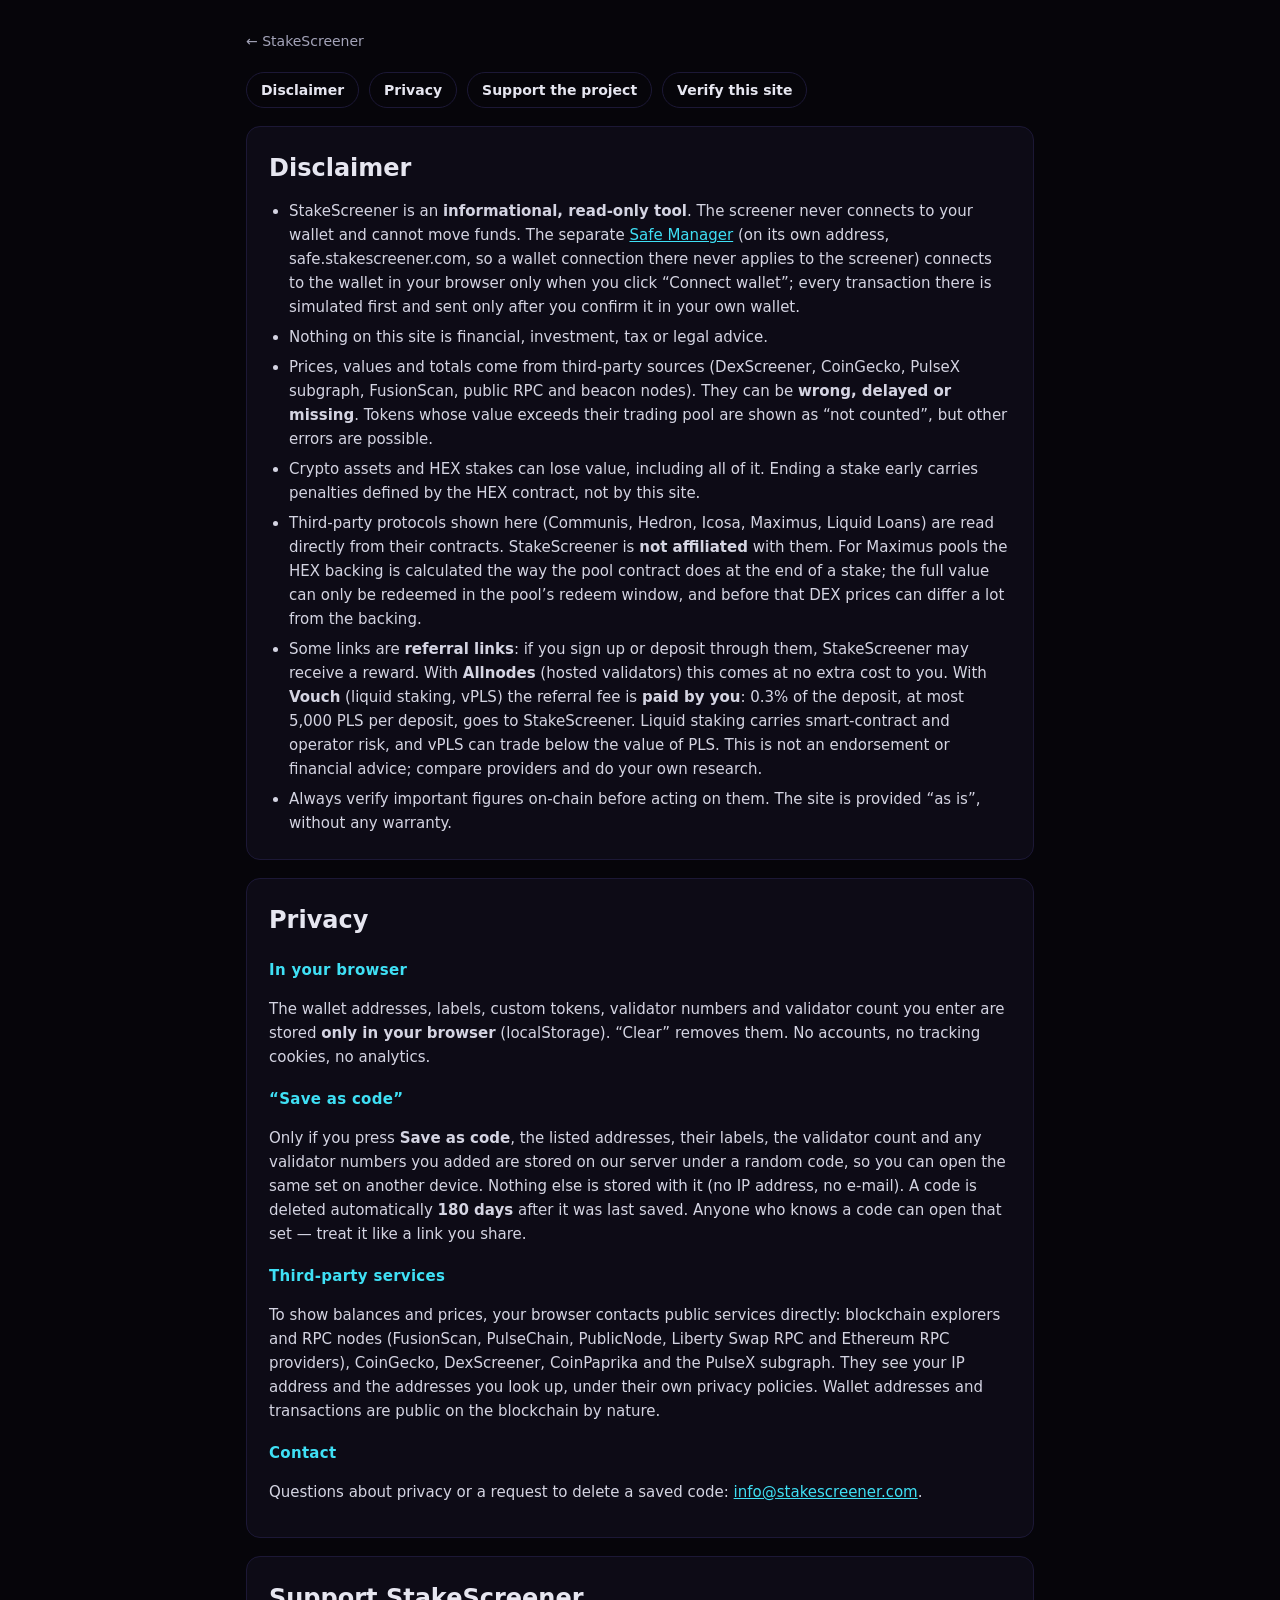
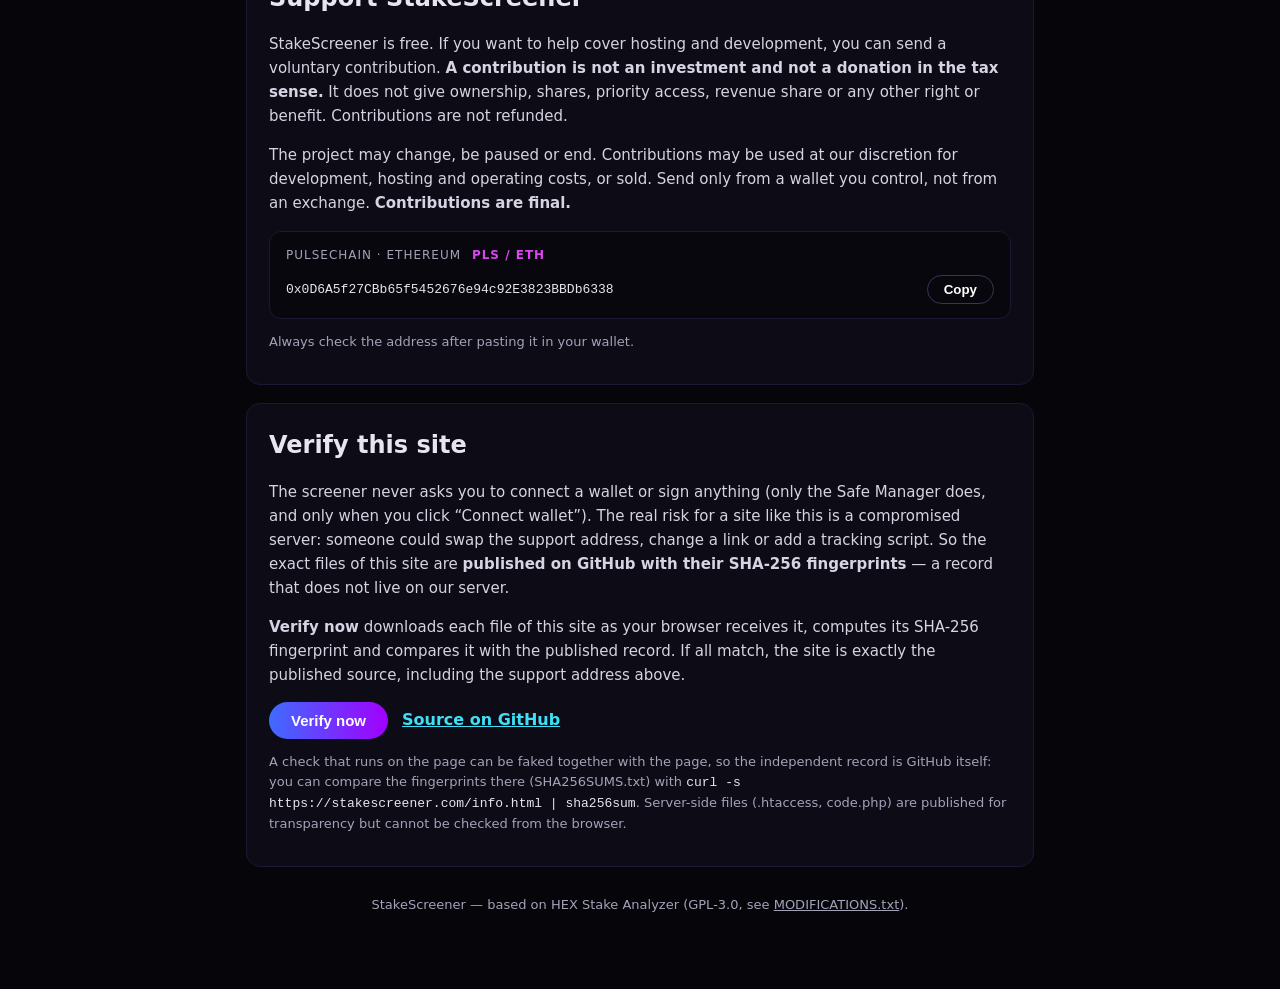
<file: info.html>
<!doctype html>
<html lang="en">
<head>
<meta charset="utf-8">
<meta name="viewport" content="width=device-width,initial-scale=1">
<title>Disclaimer, Privacy, Support & Verify · StakeScreener</title>
<meta name="description" content="StakeScreener — disclaimer, privacy and voluntary support.">
<link rel="canonical" href="https://stakescreener.com/info.html">
<link rel="icon" href="/favicon.svg" type="image/svg+xml">
<link rel="stylesheet" href="/gp-info.css?v=20261123b">
</head>
<body>
<main class="ii">
  <a class="ii-back" href="/">← StakeScreener</a>
  <nav class="ii-nav"><a href="#disclaimer">Disclaimer</a><a href="#privacy">Privacy</a><a href="#support">Support the project</a><a href="#verify">Verify this site</a></nav>

  <section id="disclaimer" class="ii-card">
    <h1>Disclaimer</h1>
    <ul>
      <li>StakeScreener is an <b>informational, read-only tool</b>. The screener never connects to your wallet and cannot move funds. The separate <a href="https://safe.stakescreener.com/">Safe Manager</a> (on its own address, safe.stakescreener.com, so a wallet connection there never applies to the screener) connects to the wallet in your browser only when you click &ldquo;Connect wallet&rdquo;; every transaction there is simulated first and sent only after you confirm it in your own wallet.</li>
      <li>Nothing on this site is financial, investment, tax or legal advice.</li>
      <li>Prices, values and totals come from third-party sources (DexScreener, CoinGecko, PulseX subgraph, FusionScan, public RPC and beacon nodes). They can be <b>wrong, delayed or missing</b>. Tokens whose value exceeds their trading pool are shown as “not counted”, but other errors are possible.</li>
      <li>Crypto assets and HEX stakes can lose value, including all of it. Ending a stake early carries penalties defined by the HEX contract, not by this site.</li>
      <li>Third-party protocols shown here (Communis, Hedron, Icosa, Maximus, Liquid Loans) are read directly from their contracts. StakeScreener is <b>not affiliated</b> with them. For Maximus pools the HEX backing is calculated the way the pool contract does at the end of a stake; the full value can only be redeemed in the pool’s redeem window, and before that DEX prices can differ a lot from the backing.</li>
      <li>Some links are <b>referral links</b>: if you sign up or deposit through them, StakeScreener may receive a reward. With <b>Allnodes</b> (hosted validators) this comes at no extra cost to you. With <b>Vouch</b> (liquid staking, vPLS) the referral fee is <b>paid by you</b>: 0.3% of the deposit, at most 5,000 PLS per deposit, goes to StakeScreener. Liquid staking carries smart-contract and operator risk, and vPLS can trade below the value of PLS. This is not an endorsement or financial advice; compare providers and do your own research.</li>
      <li>Always verify important figures on-chain before acting on them. The site is provided “as is”, without any warranty.</li>
    </ul>
  </section>

  <section id="privacy" class="ii-card">
    <h1>Privacy</h1>
    <h2>In your browser</h2>
    <p>The wallet addresses, labels, custom tokens, validator numbers and validator count you enter are stored <b>only in your browser</b> (localStorage). “Clear” removes them. No accounts, no tracking cookies, no analytics.</p>
    <h2>“Save as code”</h2>
    <p>Only if you press <b>Save as code</b>, the listed addresses, their labels, the validator count and any validator numbers you added are stored on our server under a random code, so you can open the same set on another device. Nothing else is stored with it (no IP address, no e-mail). A code is deleted automatically <b>180 days</b> after it was last saved. Anyone who knows a code can open that set — treat it like a link you share.</p>
    <h2>Third-party services</h2>
    <p>To show balances and prices, your browser contacts public services directly: blockchain explorers and RPC nodes (FusionScan, PulseChain, PublicNode, Liberty Swap RPC and Ethereum RPC providers), CoinGecko, DexScreener, CoinPaprika and the PulseX subgraph. They see your IP address and the addresses you look up, under their own privacy policies. Wallet addresses and transactions are public on the blockchain by nature.</p>
    <h2>Contact</h2>
    <p>Questions about privacy or a request to delete a saved code: <a href="mailto:info@stakescreener.com">info@stakescreener.com</a>.</p>
  </section>

  <section id="support" class="ii-card">
    <h1>Support StakeScreener</h1>
    <p>StakeScreener is free. If you want to help cover hosting and development, you can send a voluntary contribution. <b>A contribution is not an investment and not a donation in the tax sense.</b> It does not give ownership, shares, priority access, revenue share or any other right or benefit. Contributions are not refunded.</p>
    <p>The project may change, be paused or end. Contributions may be used at our discretion for development, hosting and operating costs, or sold. Send only from a wallet you control, not from an exchange. <b>Contributions are final.</b></p>
    <div class="ii-addr">
      <div class="ii-addr-lbl">PulseChain · Ethereum <span>PLS / ETH</span></div>
      <code id="ii-naslov">0x0D6A5f27CBb65f5452676e94c92E3823BBDb6338</code>
      <button type="button" id="ii-kopiraj">Copy</button>
    </div>
    <p class="ii-small">Always check the address after pasting it in your wallet.</p>
  </section>

  <section id="verify" class="ii-card">
    <h1>Verify this site</h1>
    <p>The screener never asks you to connect a wallet or sign anything (only the Safe Manager does, and only when you click &ldquo;Connect wallet&rdquo;). The real risk for a site like this is a compromised server: someone could swap the support address, change a link or add a tracking script. So the exact files of this site are <b>published on GitHub with their SHA-256 fingerprints</b> &mdash; a record that does not live on our server.</p>
    <p><b>Verify now</b> downloads each file of this site as your browser receives it, computes its SHA-256 fingerprint and compares it with the published record. If all match, the site is exactly the published source, including the support address above.</p>
    <div class="ii-ver">
      <button type="button" id="ii-preveri">Verify now</button>
      <a href="https://github.com/stakescreener/stakescreener" target="_blank" rel="noopener">Source on GitHub</a>
    </div>
    <div id="ii-izid" class="ii-izid" aria-live="polite"></div>
    <p class="ii-small">A check that runs on the page can be faked together with the page, so the independent record is GitHub itself: you can compare the fingerprints there (SHA256SUMS.txt) with <code>curl -s https://stakescreener.com/info.html | sha256sum</code>. Server-side files (.htaccess, code.php) are published for transparency but cannot be checked from the browser.</p>
  </section>

  <p class="ii-foot">StakeScreener — based on HEX Stake Analyzer (GPL-3.0, see <a href="/MODIFICATIONS.txt">MODIFICATIONS.txt</a>).</p>
</main>
<script src="/gp-info.js?v=20261127a"></script>
</body>
</html>
</file>
<file: fonts/fonts.css>
@font-face {
  font-family: "Inter";
  font-style: normal;
  font-weight: 400;
  font-display: swap;
  src: url("./inter-400.ttf") format("truetype");
}

@font-face {
  font-family: "Inter";
  font-style: normal;
  font-weight: 500;
  font-display: swap;
  src: url("./inter-500.ttf") format("truetype");
}

@font-face {
  font-family: "Inter";
  font-style: normal;
  font-weight: 600;
  font-display: swap;
  src: url("./inter-600.ttf") format("truetype");
}

@font-face {
  font-family: "Space Mono";
  font-style: normal;
  font-weight: 400;
  font-display: swap;
  src: url("./space-mono-400.ttf") format("truetype");
}

@font-face {
  font-family: "Space Mono";
  font-style: normal;
  font-weight: 700;
  font-display: swap;
  src: url("./space-mono-700.ttf") format("truetype");
}
</file>
<file: wallets.css>
/* wallets.css — read-only wallet balance overview (addition for StakeScreener)
 *
 * Typography deliberately mirrors the analyzer's own scale, measured from the
 * running page rather than guessed:
 *   section label   Space Mono 13/700, letter-spacing 1.04px, uppercase   (.hist-lbl)
 *   card label      Inter 14/700, letter-spacing 1.26px, uppercase        (.cblbl)
 *   figures         Space Mono                                            (.day-num)
 *   body text       Inter                                                 (.wlist)
 * NOTE: <body> sets no font-family, so every rule below states one explicitly —
 * otherwise the browser default serif leaks in.
 */

:root{
  --wb-mono:"Space Mono",ui-monospace,SFMono-Regular,Menlo,monospace;
  --wb-sans:"Inter",system-ui,-apple-system,"Segoe UI",sans-serif;
}

#wbal-sec{display:none;padding:0 20px 10px;margin:6px 0 4px;font-family:var(--wb-sans);color:#eef0f8}
#wbal-sec.on{display:block}

.wbal-hdr{display:flex;align-items:baseline;gap:10px;flex-wrap:wrap;margin:0 0 8px}
/* Title in the site colours: pHEX #FF00CC -> eHEX #00CFFF (read from the live page,
   classes .pls-tag and .eth-tag). The gradient is made by clipping the text, so
   the fallback colour remains for browsers without support. */
.wbal-title{font-family:var(--wb-sans);font-size:22px;font-weight:800;letter-spacing:1.6px;
  text-transform:uppercase;color:#ff00cc;
  background:linear-gradient(90deg,#ff00cc 0%,#c04ae6 55%,#00cfff 100%);
  -webkit-background-clip:text;background-clip:text;
  -webkit-text-fill-color:transparent;line-height:1.15}
.wbal-total{margin-left:auto;font-family:var(--wb-mono);font-size:22px;font-weight:700;color:#eef0f8}
.wbal-note{font-family:var(--wb-sans);font-size:11.5px;line-height:1.6;color:rgba(238,240,248,.5);
  margin:0 0 12px;max-width:900px}

.wbal-wallet{border:1px solid rgba(148,0,255,.16);border-radius:14px;padding:14px 16px;margin:0 0 12px;
  background:linear-gradient(180deg,rgba(148,0,255,.05),rgba(255,255,255,.014))}
.wbal-wallet-hdr{display:flex;align-items:baseline;gap:10px;flex-wrap:wrap;margin:0 0 10px}
.wbal-addr{font-family:var(--wb-mono);font-size:13px;font-weight:700;letter-spacing:.6px;
  color:rgba(255,255,255,.72)}
.wbal-sum{margin-left:auto;font-family:var(--wb-mono);font-size:16px;font-weight:700;color:#eef0f8}

.wbal-tbl{width:100%;border-collapse:collapse}
.wbal-tbl th{font-family:var(--wb-mono);font-size:10.5px;font-weight:700;letter-spacing:1.04px;
  text-transform:uppercase;color:rgba(255,255,255,.42);text-align:right;padding:5px 10px;
  border-bottom:1px solid rgba(255,255,255,.09)}
.wbal-tbl th:first-child,.wbal-tbl td:first-child{text-align:left}
.wbal-tbl td{font-family:var(--wb-mono);font-size:13px;text-align:right;padding:7px 10px;
  border-bottom:1px solid rgba(255,255,255,.05);color:#eef0f8;white-space:nowrap}
.wbal-tbl tbody tr:last-child td{border-bottom:none}
.wbal-tbl tbody tr:hover td{background:rgba(148,0,255,.05)}

.wbal-sym{font-family:var(--wb-sans);font-size:13px;font-weight:700;letter-spacing:.2px}
.wbal-name{font-family:var(--wb-sans);font-size:11.5px;font-weight:400;color:rgba(238,240,248,.42);
  margin-left:7px}
.wbal-chip{display:inline-block;font-family:var(--wb-sans);font-size:9px;font-weight:700;
  letter-spacing:.8px;padding:1.5px 6px;border-radius:5px;margin-left:8px;vertical-align:1.5px}
.wbal-chip.pls{background:rgba(148,0,255,.18);border:1px solid rgba(148,0,255,.42);color:#d7a8ff}
.wbal-chip.eth{background:rgba(60,130,255,.15);border:1px solid rgba(60,130,255,.42);color:#a8c8ff}

/* price standing on a shallow pool — shown, not hidden */
.wbal-thin{color:#ffb266}

.wbal-more{margin:10px 0 0}
.wbal-more summary{font-family:var(--wb-mono);font-size:10.5px;font-weight:700;letter-spacing:1.04px;
  text-transform:uppercase;color:rgba(255,255,255,.38);cursor:pointer;padding:6px 0;list-style:none}
.wbal-more summary::-webkit-details-marker{display:none}
.wbal-more summary::before{content:"\25B8 ";display:inline-block;transition:transform .15s}
.wbal-more[open] summary::before{transform:rotate(90deg)}
.wbal-more summary:hover{color:rgba(255,255,255,.62)}

.wbal-err{font-family:var(--wb-sans);font-size:12px;color:#ff9a9a;margin:8px 0 0}
.wbal-empty{font-family:var(--wb-sans);font-size:12.5px;color:rgba(238,240,248,.5);padding:8px 0}

@media (max-width:700px){
  #wbal-sec{padding:0 12px 10px}
  .wbal-total{font-size:18px}
  .wbal-tbl td{font-size:11.5px;padding:6px 5px}
  .wbal-tbl th{font-size:9px;padding:4px 5px;letter-spacing:.6px}
  .wbal-name{display:none}
  .wbal-sym{font-size:12px}
}

.wbal-code{margin:0 0 10px}
.wbal-code-row{display:flex;align-items:center;gap:10px;flex-wrap:wrap}
.wbal-code-lbl{font-family:var(--wb-mono);font-size:10.5px;font-weight:700;letter-spacing:1.04px;
  text-transform:uppercase;color:rgba(255,255,255,.42)}
.wbal-code-val{font-family:var(--wb-mono);font-size:18px;font-weight:700;letter-spacing:2px;
  color:#eef0f8;background:rgba(148,0,255,.12);border:1px solid rgba(148,0,255,.34);
  border-radius:8px;padding:4px 12px;user-select:all}
.wbal-code-note{font-family:var(--wb-sans);font-size:11px;line-height:1.55;
  color:rgba(238,240,248,.45);margin:6px 0 0;max-width:800px}

.wbal-label{font-family:var(--wb-sans);font-size:14px;font-weight:700;letter-spacing:.2px;color:#eef0f8}
.wbal-addr{cursor:pointer}
.wbal-addr:hover{color:#d7a8ff}

.wbal-rename{display:inline-flex;align-items:center;gap:8px;margin-left:12px}
.wbal-input{font-family:var(--wb-mono);font-size:13px;color:#eef0f8;background:rgba(255,255,255,.05);
  border:1px solid rgba(148,0,255,.4);border-radius:8px;padding:5px 10px;min-width:220px;outline:none}
.wbal-input:focus{border-color:rgba(148,0,255,.75);background:rgba(255,255,255,.08)}
.wbal-input::placeholder{color:rgba(238,240,248,.35)}

/* Lost when the styles were rewritten on 16 Aug 2026 — so the buttons looked like
   system buttons and did not look like part of the page. */
.wbal-btn{font-family:var(--wb-sans);font-size:11.5px;font-weight:600;letter-spacing:.3px;
  color:#eef0f8;background:rgba(148,0,255,.14);border:1px solid rgba(148,0,255,.38);
  border-radius:8px;padding:5px 12px;cursor:pointer;line-height:1.2}
.wbal-btn:hover{background:rgba(148,0,255,.26);border-color:rgba(148,0,255,.6)}
.wbal-btn:disabled{opacity:.4;cursor:default}
.wbal-btn.wbal-mini{font-size:10.5px;padding:3px 9px;margin-left:10px}

.wbal-ver{font-family:var(--wb-mono);font-size:9.5px;letter-spacing:.5px;color:rgba(238,240,248,.3);
  align-self:center}

.wbal-toggle{font-family:var(--wb-mono);font-size:13px;line-height:1;color:rgba(238,240,248,.55);
  background:none;border:none;cursor:pointer;padding:2px 6px 2px 0;margin-right:2px}
.wbal-toggle:hover{color:#d7a8ff}
.wbal-wallet.wbal-shut{padding-bottom:12px}
.wbal-wallet.wbal-shut .wbal-wallet-hdr{margin-bottom:0}

/* The section now sits at the top of the page, so it needs a little air above it. */
#wbal-sec{margin-top:14px;margin-bottom:18px;padding-bottom:16px;
  border-bottom:1px solid rgba(255,255,255,.07)}
.wbal-hdr{gap:12px}

.wbal-add{display:flex;align-items:center;gap:10px;flex-wrap:wrap;margin:0 0 14px}
.wbal-input-wide{min-width:min(560px,100%);flex:0 1 560px}
.wbal-count{font-family:var(--wb-mono);font-size:10.5px;letter-spacing:.8px;
  color:rgba(238,240,248,.35)}
.wbal-addmsg{font-family:var(--wb-sans);font-size:11.5px;color:#ffb266}
.wbal-x{font-family:var(--wb-sans);font-size:15px;line-height:1;color:rgba(238,240,248,.3);
  background:none;border:none;cursor:pointer;padding:2px 4px;margin-left:12px}
.wbal-x:hover{color:#ff8a8a}

.wbal-title2{font-family:var(--wb-sans);font-size:16px;font-weight:400;
  color:rgba(255,255,255,.6);align-self:center;margin-left:-4px}

/* ── Ecosystem strip (modelled on hexologist.com) ──────────────────────────── */
.eko-trak{display:grid;grid-template-columns:repeat(8,1fr);gap:10px;margin:0 0 18px}
.eko-card{border:1px solid rgba(255,255,255,.08);border-radius:12px;padding:14px 16px;
  background:linear-gradient(180deg,rgba(255,255,255,.03),rgba(255,255,255,.012))}
.eko-card:hover{border-color:rgba(148,0,255,.32)}
.eko-hdr{display:flex;align-items:center;gap:10px;margin:0 0 12px}
.eko-ikona{width:34px;height:34px;border-radius:50%;flex:0 0 34px;display:block;
  background:rgba(255,255,255,.05)}
.eko-txt{display:flex;flex-direction:column;gap:1px;min-width:0}
.eko-sym{font-family:var(--wb-sans);font-size:14px;font-weight:800;letter-spacing:.2px;color:#eef0f8}
.eko-ime{font-family:var(--wb-sans);font-size:10.5px;color:rgba(238,240,248,.4);
  white-space:nowrap;overflow:hidden;text-overflow:ellipsis}
.eko-cena{font-family:var(--wb-sans);font-size:19px;font-weight:700;color:#eef0f8;letter-spacing:-.4px}
.eko-spr{font-family:var(--wb-sans);font-size:12px;font-weight:600;margin-top:3px;color:rgba(238,240,248,.45)}
.eko-lnk{display:block;margin-top:12px;font-family:var(--wb-sans);font-size:9.5px;font-weight:700;
  letter-spacing:.8px;color:rgba(238,240,248,.32);text-decoration:none}
.eko-lnk:hover{color:#d7a8ff}
.eko-spr.gor{color:#00ff66}
.eko-spr.dol{color:#ff5c5c}
.eko-nalagam{font-family:var(--wb-sans);font-size:11.5px;color:rgba(238,240,248,.4);
  grid-column:1/-1;padding:14px 0}

/* ── Data status ─────────────────────────────────────────────────────────── */
.wbal-stanje{display:flex;align-items:center;gap:8px;font-family:var(--wb-sans);font-size:11px;
  color:rgba(238,240,248,.42);margin:0 0 12px}
.st-pika{font-size:9px;line-height:1}
.st-pika.dobro{color:#00ff66}
.st-pika.slabo{color:#ffb266}

.wbal-select{font-family:var(--wb-sans);font-size:12px;color:#eef0f8;
  background:rgba(255,255,255,.05);border:1px solid rgba(148,0,255,.4);
  border-radius:8px;padding:5px 8px;outline:none;cursor:pointer}

@media (max-width:1600px){ .eko-trak{grid-template-columns:repeat(4,1fr)} }
@media (max-width:1100px){ .eko-trak{grid-template-columns:repeat(3,1fr)} }
@media (max-width:620px){ .eko-trak{grid-template-columns:repeat(2,1fr)} }



/* ── Phone: horizontal scrolling instead of breaking rows ──────────────────
   owner (22 Aug 2026): "horizontal scrolling would be ok". The table stays a table,
   it only scrolls. The first column is STICKY, so while scrolling you always see which
   token it is — without that the numbers have no name. */
.wbal-scroll { overflow-x: auto; -webkit-overflow-scrolling: touch; }

@media (max-width: 700px) {
  .wbal-scroll { margin: 0 -16px; padding: 0 16px; }
  .wbal-scroll .wbal-tbl { min-width: 560px; }
  .wbal-tbl td:first-child,
  .wbal-tbl th:first-child {
    position: sticky;
    left: 0;
    z-index: 2;
    background: #14101d;
    padding-right: 14px;
  }
  .wbal-tbl tbody tr:hover td:first-child { background: #191325; }
  .wbal-scroll::-webkit-scrollbar { height: 6px; }
  .wbal-scroll::-webkit-scrollbar-thumb {
    background: rgba(148,0,255,.35); border-radius: 3px;
  }
}

/* ── Summary: cards mirrored from the analyzer ───────────────────────────── */
.pov-trak{display:grid;grid-template-columns:repeat(3,minmax(0,1fr));gap:12px;margin:0 0 18px;
  position:relative}
.pov-card{border:1px solid rgba(255,255,255,.09);border-radius:14px;padding:16px 18px;
  background:linear-gradient(180deg,rgba(148,0,255,.06),rgba(255,255,255,.014))}
.pov-card.prazna{opacity:.5}
.pov-lbl{font-family:var(--wb-mono);font-size:10.5px;font-weight:700;letter-spacing:1.04px;
  text-transform:uppercase;color:rgba(255,255,255,.45);margin:0 0 8px}
.pov-val{font-family:var(--wb-sans);font-size:30px;font-weight:800;letter-spacing:-.6px;color:#eef0f8;
  line-height:1.05}
.pov-sub{font-family:var(--wb-sans);font-size:11.5px;color:rgba(238,240,248,.45);margin-top:6px}
.pov-dru{font-family:var(--wb-mono);font-size:12px;color:rgba(238,240,248,.7);margin-top:10px;
  padding-top:10px;border-top:1px solid rgba(255,255,255,.07)}
.pov-vir{grid-column:1/-1;font-family:var(--wb-sans);font-size:10px;
  color:rgba(238,240,248,.28);text-align:right;margin-top:-6px}
/* Total is the sum of the other two — make it visible that it is derived, not a new measurement */
.pov-skupaj{border-color:rgba(148,0,255,.34);
  background:linear-gradient(180deg,rgba(148,0,255,.12),rgba(255,255,255,.02))}
.pov-skupaj .pov-lbl{color:#d7a8ff}
.pov-skupaj .pov-dru{font-family:var(--wb-sans);font-size:10.5px;color:rgba(238,240,248,.4)}
@media (max-width:1000px){ .pov-trak{grid-template-columns:repeat(2,minmax(0,1fr))} }
@media (max-width:620px){ .pov-trak{grid-template-columns:1fr} .pov-val{font-size:26px} }

.pov-input{width:70px;padding:4px 8px;font-size:13px;min-width:0;text-align:right}
.pov-card .pov-dru{display:flex;align-items:center;gap:8px}
/* Split by chain (pHEX / eHEX) in the summary cards.
   pov-dru has display:flex, so the rows have THEIR OWN class — otherwise
   all three would end up in one row. */
.pov-brk{margin-top:10px;padding-top:9px;border-top:1px solid rgba(255,255,255,.08)}
.pov-row{display:flex;align-items:baseline;gap:8px;padding:2px 0;
  font-family:var(--wb-mono);font-size:11.5px;line-height:1.5}
.pov-tag{flex:0 0 auto;font-weight:700;letter-spacing:.3px;white-space:nowrap}
.pov-amt{flex:1 1 auto;min-width:0;text-align:right;white-space:nowrap;
  color:rgba(238,240,248,.78);font-variant-numeric:tabular-nums}
.pov-usd{flex:0 0 auto;min-width:64px;text-align:right;white-space:nowrap;
  color:#eef0f8;font-weight:700;font-variant-numeric:tabular-nums}
.pov-chip{margin-left:5px;padding:1px 4px;border-radius:4px;font-size:8.5px;
  font-weight:700;letter-spacing:.5px;vertical-align:middle;
  color:rgba(238,240,248,.62);background:rgba(255,255,255,.09)}
@media (max-width:620px){ .pov-row{font-size:11px} .pov-usd{min-width:56px} }

/* Network status — three facts about the CHAIN (traffic, gas, block).
   Lower and calmer than the value cards: this is context, not a balance. */
.net-trak{display:grid;grid-template-columns:repeat(3,minmax(0,1fr));gap:10px;margin:0 0 18px}
.net-card{border:1px solid rgba(255,255,255,.08);border-radius:12px;padding:13px 16px;
  background:linear-gradient(180deg,rgba(255,255,255,.03),rgba(255,255,255,.012))}
.net-card.prazna{opacity:.5}
.net-lbl{font-family:var(--wb-mono);font-size:9.5px;font-weight:700;letter-spacing:1.1px;
  color:rgba(238,240,248,.42);margin:0 0 6px}
.net-val{font-family:var(--wb-sans);font-size:22px;font-weight:800;letter-spacing:-.5px;
  color:#eef0f8;font-variant-numeric:tabular-nums;white-space:nowrap}
.net-spr{font-family:var(--wb-sans);font-size:11.5px;font-weight:600;margin-top:3px;
  color:rgba(238,240,248,.5)}
.net-spr.gor{color:#00ff66}
.net-spr.dol{color:#ff5c5c}
.net-spr2{color:rgba(238,240,248,.34)}
.net-vir{font-family:var(--wb-sans);font-size:9.5px;color:rgba(238,240,248,.3);margin-top:8px}
/* Stale = the last known value that we could not confirm. Deliberately
   NOT "—": the difference between "the chain reports 0" and "I could not ask it"
   matters, and an empty card would merge the two. */
.net-card.zastarelo .net-val{color:rgba(238,240,248,.45)}
.net-card.zastarelo{border-color:rgba(255,180,60,.28)}
/* Briefly highlight a value when it changes — otherwise "refreshing"
   cannot be told from "stuck". Short and without movement: the strip is context, not a show. */
@keyframes netUtrip{0%{color:#d7a8ff}100%{color:#eef0f8}}
.net-val.utrip{animation:netUtrip .7s ease-out}
@media (prefers-reduced-motion:reduce){ .net-val.utrip{animation:none} }
@media (max-width:700px){ .net-trak{grid-template-columns:1fr} .net-val{font-size:20px} }
</file>
<file: style.css>
/* © 2026 HexStakeAnalyzer. All rights reserved. Licensed under GPL-3.0. */
#hsa-update-banner{display:none;position:fixed;top:0;left:0;right:0;z-index:9999;background:linear-gradient(135deg,#FF6B00,#FF9500);color:#000;font-family:Inter,sans-serif;font-size:14px;font-weight:600;text-align:center;padding:10px 16px;cursor:pointer;box-shadow:0 2px 12px rgba(255,107,0,0.4);}
#hsa-update-banner:hover{background:linear-gradient(135deg,#FF9500,#FFB800);}
#hsa-update-banner.show{display:block;}
*{box-sizing:border-box;margin:0;padding:0;}
html,body{background:#07090f;min-height:100%;}
:root{--ha:#FFB800;--hb:#FF5500;--hc:#FF0080;--pa:#FF00CC;--pb:#9400FF;--pc:#00AAFF;--ga:#00d4aa;--gb:#00FF66;--bg:#07090f;--s1:#0e1220;--s2:#131826;--s3:#1a2235;--bd:rgba(255,255,255,0.07);--tx:#eef0f8;--mu:#9aa8bf;--di:#2e3a4e;}
#app{font-family:'Inter',sans-serif;background:var(--bg);color:var(--tx);min-height:100vh;width:100%;}
.topbar{display:flex;align-items:center;justify-content:space-between;padding:20px 24px 4px;flex-wrap:wrap;gap:8px;}
.logo{display:flex;align-items:baseline;gap:5px;}
.l-hex{font-family:'Space Mono',monospace;font-size:24px;font-weight:700;background:linear-gradient(90deg,var(--ha),var(--hb),var(--hc));-webkit-background-clip:text;-webkit-text-fill-color:transparent;background-clip:text;}
.l-sl{color:rgba(255,255,255,0.2);font-size:22px;margin:0 1px;}
.l-pls{font-family:'Space Mono',monospace;font-size:24px;font-weight:700;background:linear-gradient(90deg,var(--pa),var(--pb),var(--pc));-webkit-background-clip:text;-webkit-text-fill-color:transparent;background-clip:text;}
.l-sub{font-size:16px;color:rgba(255,255,255,0.6);font-weight:400;margin-left:6px;}
.hsa-version{font-family:'Space Mono',monospace;font-size:11px;color:rgba(255,255,255,0.65);font-weight:700;letter-spacing:.1em;background:rgba(255,255,255,0.05);border:1px solid rgba(255,255,255,0.12);padding:3px 8px;border-radius:4px;margin-left:10px;align-self:center;}
.upd{display:flex;align-items:center;gap:7px;font-size:13px;color:rgba(255,255,255,0.6);}
.upd-ring{width:18px;height:18px;border-radius:50%;border:1.5px solid var(--mu);display:flex;align-items:center;justify-content:center;}
.upd-ring::after{content:'';width:5px;height:5px;border-radius:50%;background:var(--gb);}
.subt{font-size:13px;color:rgba(255,255,255,0.88);padding:6px 24px 16px;letter-spacing:.015em;font-weight:500;}
/* ── Ticker ── */
.ticker{margin:0;background:linear-gradient(135deg,#0d0620 0%,#120b2e 30%,#0a1428 65%,#071018 100%);border-top:1px solid rgba(148,0,255,0.18);border-bottom:1px solid rgba(0,170,255,0.12);padding:0;display:flex;align-items:stretch;position:relative;overflow:visible;}
.t-block{display:flex;align-items:center;gap:22px;padding:24px 28px;flex:1;min-width:0;}
.t-block.eth{border-left:1px solid rgba(255,255,255,0.08);}
.t-accent{width:4px;border-radius:3px;flex-shrink:0;align-self:stretch;}
.pls-accent{background:linear-gradient(180deg,#FF00CC,#9400FF);box-shadow:0 0 12px rgba(255,0,204,0.3);}
.eth-accent{background:linear-gradient(180deg,#00CFFF,#0088cc);box-shadow:0 0 12px rgba(0,207,255,0.3);}
.t-chain-tag{font-family:'Space Mono',monospace;font-size:22px;font-weight:800;padding:14px 22px;border-radius:10px;letter-spacing:.08em;flex-shrink:0;align-self:center;}
.t-chain-tag.pls-tag{background:rgba(255,0,204,0.18);color:#FF00CC;border:1px solid rgba(255,0,204,0.45);box-shadow:0 0 16px rgba(255,0,204,0.22);}
.t-chain-tag.eth-tag{background:rgba(0,207,255,0.15);color:#00CFFF;border:1px solid rgba(0,207,255,0.45);box-shadow:0 0 16px rgba(0,207,255,0.22);}
.t-main{display:flex;flex-direction:column;gap:10px;flex-shrink:0;}
.t-head-row{display:flex;align-items:center;gap:14px;}
.t-price-new{font-family:'Space Mono',monospace;font-size:clamp(24px,2.2vw,34px);font-weight:700;line-height:1;letter-spacing:-0.02em;}
.t-price-new.pls{background:linear-gradient(90deg,var(--ha),var(--hb));-webkit-background-clip:text;-webkit-text-fill-color:transparent;background-clip:text;}
.t-price-new.eth{background:linear-gradient(90deg,#e8ecf5,#a8b3cc);-webkit-background-clip:text;-webkit-text-fill-color:transparent;background-clip:text;}
.t-chg{font-family:'Space Mono',monospace;font-size:14px;font-weight:700;padding:5px 11px;border-radius:6px;display:inline-block;}
.up{background:rgba(0,255,102,0.15);color:#00FF66;}.dn{background:rgba(255,60,60,0.15);color:#ff5c5c;}
.t-stats-row{display:flex;align-items:center;gap:10px;font-family:'Space Mono',monospace;}
.t-stat-v{font-family:'Space Mono',monospace;font-size:14px;font-weight:700;}
.t-stat-v.hi{color:#00FF66;}.t-stat-v.lo{color:#ff5c5c;}.t-stat-v.ts{color:#00AAFF;}
.t-range-sep{font-family:'Space Mono',monospace;font-size:14px;color:rgba(255,255,255,0.6);font-weight:400;}
.t-spark{display:flex;flex-direction:column;align-items:stretch;gap:6px;flex:1 1 0;min-width:0;position:relative;overflow:hidden;}
.t-spark canvas{display:block;width:100%;max-width:100%;height:80px;opacity:1;}
.t-spark .t-live-dot{position:absolute;top:4px;right:4px;}
.t-live-dot{width:8px;height:8px;border-radius:50%;animation:blink 2s infinite;align-self:flex-end;}
@keyframes blink{0%,100%{opacity:1}50%{opacity:.25}}
@keyframes dexPulse{0%,100%{opacity:1}50%{opacity:.3}}
.dex-loading{animation:dexPulse 1.5s ease-in-out infinite;}
.t-day-wrap{display:flex;flex-direction:column;align-items:center;justify-content:center;padding:0 32px;border-left:1px solid rgba(255,255,255,0.08);flex-shrink:0;min-width:140px;position:relative;}
.t-day-lbl{font-size:13px;color:rgba(255,255,255,0.85);text-transform:uppercase;letter-spacing:.1em;font-family:'Space Mono',monospace;margin-bottom:6px;}
.t-day-val{font-family:'Space Mono',monospace;font-size:clamp(28px,2.6vw,38px);font-weight:700;background:linear-gradient(90deg,var(--pa),var(--pb),var(--pc));-webkit-background-clip:text;-webkit-text-fill-color:transparent;background-clip:text;line-height:1;white-space:nowrap;}
.t-day-next{font-family:'Space Mono',monospace;font-size:13px;color:rgba(255,255,255,0.75);margin-top:6px;white-space:nowrap;}
/* info button */
.t-info-wrap{position:absolute;bottom:5px;right:8px;}
.t-info-i{width:18px;height:18px;border-radius:50%;border:1px solid rgba(255,255,255,0.18);background:rgba(255,255,255,0.04);color:rgba(255,255,255,0.6);font-size:11px;font-weight:700;font-style:italic;font-family:'Space Mono',monospace;display:flex;align-items:center;justify-content:center;cursor:pointer;transition:all .2s;}
.t-info-i:hover,.t-info-i.active{border-color:rgba(148,0,255,0.5);color:#fff;background:rgba(148,0,255,0.15);}
.t-info-tip{display:none;position:absolute;top:calc(100% + 8px);right:0;width:280px;background:#181e2e;border:1px solid rgba(148,0,255,0.28);border-radius:10px;padding:12px 14px;z-index:100;box-shadow:0 6px 24px rgba(0,0,0,0.6);pointer-events:none;font-size:11px;line-height:1.45;color:rgba(238,240,248,0.88);font-family:'Inter',sans-serif;font-weight:400;font-style:normal;}
.t-info-tip::after{content:'';position:absolute;top:-5px;right:10px;width:8px;height:8px;background:#181e2e;border-left:1px solid rgba(148,0,255,0.28);border-top:1px solid rgba(148,0,255,0.28);transform:rotate(45deg);}
.t-info-i.active+.t-info-tip{display:block;}
.t-tip-title{font-family:'Space Mono',monospace;font-size:11px;font-weight:700;color:#eef0f8;margin-bottom:10px;letter-spacing:.04em;}
.t-tip-row{display:flex;flex-direction:column;gap:2px;margin-bottom:8px;padding-bottom:8px;border-bottom:1px solid rgba(255,255,255,0.06);}
.t-tip-row:last-child{margin-bottom:0;padding-bottom:0;border-bottom:none;}
.t-tip-src{font-family:'Space Mono',monospace;font-size:11px;font-weight:700;color:#a78bfa;}
.t-tip-desc{font-family:'Inter',sans-serif;font-size:10px;color:rgba(238,240,248,0.6);line-height:1.4;}
.t-tip-fall{font-family:'Inter',sans-serif;font-size:11px;color:rgba(238,240,248,0.6);margin-top:3px;line-height:1.45;}
/* comparison strip */
/* ── Comparison strip (market data ticker) — institutional fintech polish ──
   Each card gets a subtle category-tinted radial accent in top-right corner,
   a thin top-edge accent stripe, and bumped primary value size for visual credibility. */
.cmp-strip{background:#0e1220;border-bottom:1px solid rgba(255,255,255,0.05);padding:22px 24px;display:flex;align-items:stretch;gap:0;margin-bottom:0;}
.cmp-strip-title{font-family:'Space Mono',monospace;padding-right:28px;border-right:1px solid rgba(255,255,255,0.07);white-space:nowrap;display:flex;flex-direction:column;align-items:center;justify-content:center;gap:2px;flex-shrink:0;}
/* Hero/title fonts use clamp(min, fluid-vw, max) for smooth scaling across laptop sizes */
.cmp-strip-title .cp{font-size:clamp(22px,2.1vw,30px);font-weight:700;background:linear-gradient(90deg,#FF00CC,#9400FF);-webkit-background-clip:text;-webkit-text-fill-color:transparent;background-clip:text;line-height:1.2;}
.cmp-strip-title .cv{font-size:clamp(14px,1.2vw,18px);font-weight:700;color:rgba(255,255,255,0.7);letter-spacing:.2em;margin:3px 0;}
.cmp-strip-title .ce{font-size:clamp(22px,2.1vw,30px);font-weight:700;background:linear-gradient(90deg,#8a92b2,#c0c8e0);-webkit-background-clip:text;-webkit-text-fill-color:transparent;background-clip:text;line-height:1.2;}
.cmp-items{display:flex;align-items:stretch;flex:1;}
.cmp-item{flex:1;padding:22px 20px;border-right:1px solid rgba(255,255,255,0.06);display:flex;flex-direction:column;align-items:center;justify-content:space-between;gap:9px;text-align:center;position:relative;transition:background-color .25s;}
/* Per-card radial accent via background-image (no overflow clip — keeps tooltips usable) */
.cmp-item:nth-child(1){background:radial-gradient(circle at 100% -10%,rgba(0,255,102,0.10),transparent 60%);}
.cmp-item:nth-child(2){background:radial-gradient(circle at 100% -10%,rgba(255,0,204,0.09),transparent 60%);}
.cmp-item:nth-child(3){background:radial-gradient(circle at 100% -10%,rgba(148,0,255,0.10),transparent 60%);}
.cmp-item:nth-child(4){background:radial-gradient(circle at 100% -10%,rgba(255,184,0,0.09),transparent 60%);}
.cmp-item:nth-child(5){background:radial-gradient(circle at 100% -10%,rgba(0,170,255,0.10),transparent 60%);}
/* Thin top-edge accent stripe per card identity */
.cmp-item::after{content:'';position:absolute;top:0;left:8%;right:8%;height:1px;opacity:.5;pointer-events:none;}
.cmp-item:nth-child(1)::after{background:linear-gradient(90deg,transparent,#00FF66,transparent);}
.cmp-item:nth-child(2)::after{background:linear-gradient(90deg,transparent,#FF00CC,transparent);}
.cmp-item:nth-child(3)::after{background:linear-gradient(90deg,transparent,#9400FF,transparent);}
.cmp-item:nth-child(4)::after{background:linear-gradient(90deg,transparent,#FFB800,transparent);}
.cmp-item:nth-child(5)::after{background:linear-gradient(90deg,transparent,#00AAFF,transparent);}
.cmp-item:first-child{padding-left:24px;}
.cmp-item:last-child{border-right:none;}
.cmp-item-lbl{font-size:clamp(13px,1vw,16px);color:rgba(255,255,255,0.95);text-transform:uppercase;letter-spacing:.12em;font-family:'Space Mono',monospace;font-weight:700;}
.cmp-item-val{font-family:'Space Mono',monospace;font-size:clamp(26px,2.4vw,36px);font-weight:700;line-height:1;letter-spacing:-0.01em;}
.cmp-item-sub{font-size:clamp(12px,0.9vw,14px);color:rgba(255,255,255,0.88);font-family:'Space Mono',monospace;font-weight:600;}
/* ── Available HEX card — restructured row layout ── */
.dex-lbl-sub{color:rgba(255,255,255,0.82);font-size:12px;font-weight:600;letter-spacing:.05em;text-transform:none;margin-left:4px;}
.dex-rows{display:flex;flex-direction:column;gap:2px;margin-top:8px;width:100%;}
/* Fixed-width amount + stake columns so all rows align vertically regardless of label width */
.dex-row{display:grid;grid-template-columns:1fr auto;gap:12px;align-items:center;padding:4px 0;font-family:'Space Mono',monospace;}
.dex-asset{display:flex;align-items:center;gap:6px;font-size:14px;color:rgba(255,255,255,0.95);font-weight:700;min-width:0;}
.dex-mark{font-size:14px;line-height:1;flex-shrink:0;}
.dex-chain-tag{display:inline-block;font-size:10px;font-weight:700;padding:2px 6px;border-radius:3px;background:rgba(255,255,255,0.07);color:rgba(255,255,255,0.72);border:1px solid rgba(255,255,255,0.12);margin-left:5px;letter-spacing:.05em;flex-shrink:0;}
.dex-amt{font-family:'Space Mono',monospace;font-size:17px;font-weight:700;color:var(--tx);text-align:right;letter-spacing:-0.01em;font-variant-numeric:tabular-nums;}
.dex-total-row{display:flex;justify-content:space-between;align-items:baseline;padding:7px 0 0;margin-top:5px;border-top:1px solid rgba(255,255,255,0.1);width:100%;}
.dex-total-lbl{font-family:'Space Mono',monospace;font-size:12px;color:rgba(255,255,255,0.88);text-transform:uppercase;letter-spacing:.1em;font-weight:700;}
.dex-total-val{font-family:'Space Mono',monospace;font-size:17px;font-weight:700;color:#FFD700;letter-spacing:-0.01em;}
/* Inline pulse dot next to live prices — signals real-time data feed */
.t-live-pulse{display:inline-block;width:8px;height:8px;border-radius:50%;background:#00FF66;margin-left:10px;vertical-align:middle;position:relative;animation:tpulse 2s infinite;box-shadow:0 0 8px rgba(0,255,102,0.5);}
@keyframes tpulse{0%,100%{opacity:1;box-shadow:0 0 8px rgba(0,255,102,0.5);}50%{opacity:.55;box-shadow:0 0 14px rgba(0,255,102,0.8);}}
/* HEX DAY card — subtle integration with the ticker (softer divider) */
.t-day-wrap{border-left-color:rgba(255,255,255,0.04) !important;}
.cmp-pair{display:flex;align-items:baseline;justify-content:center;gap:10px;margin-top:2px;}
.cmp-side{display:flex;flex-direction:column;align-items:center;gap:3px;}
.cmp-side-name{font-size:clamp(13px,1.05vw,16px);color:rgba(255,255,255,0.95);text-transform:uppercase;letter-spacing:.08em;font-family:'Space Mono',monospace;font-weight:700;}
.cmp-side-val{font-family:'Space Mono',monospace;font-size:clamp(19px,1.8vw,26px);font-weight:700;line-height:1;letter-spacing:-0.01em;}
.cmp-vs{font-size:clamp(13px,1.1vw,17px);color:rgba(255,255,255,0.88);font-family:'Space Mono',monospace;font-weight:700;}
.cmp-pill{font-family:'Space Mono',monospace;font-size:clamp(12px,0.95vw,14px);font-weight:700;padding:6px 14px;border-radius:20px;white-space:nowrap;display:inline-block;}
.cmp-pill.pls{background:rgba(255,0,204,0.15);color:#FF00CC;border:1px solid rgba(255,0,204,0.4);}
.cmp-pill.eth{background:rgba(0,207,255,0.12);color:#00CFFF;border:1px solid rgba(0,207,255,0.35);}
/* legacy */
.t-grp{display:flex;flex-direction:column;}
.t-lbl{font-size:11px;color:rgba(255,255,255,0.7);text-transform:uppercase;letter-spacing:.1em;margin-bottom:4px;}
.t-price{font-family:'Space Mono',monospace;font-size:32px;font-weight:700;background:linear-gradient(90deg,var(--ha),var(--hb));-webkit-background-clip:text;-webkit-text-fill-color:transparent;background-clip:text;line-height:1;}
.t-sm{font-family:'Space Mono',monospace;font-size:14px;font-weight:700;}
.t-meta{margin-left:auto;display:flex;align-items:center;gap:12px;}
.sparkline-wrap{width:220px;height:80px;position:relative;}
.sparkline-wrap canvas{width:100%;height:100%;}
.live-dot{width:7px;height:7px;border-radius:50%;background:var(--gb);animation:blink 2s infinite;}
/* ══════════════════════════════════════════════════════════════════════════════
   v51 HTT POSITION SECTION — Fact-based, no editorializing.
   4 blocks: Key Stats / Per-HTT Breakdown / Maturity Calendar / Per-Stake Detail
   ══════════════════════════════════════════════════════════════════════════════ */
/* Block container */
.htt51-block{background:var(--s1);border:1px solid var(--bd);border-radius:14px;padding:0;margin-bottom:18px;overflow:clip;}
.htt51-block-hdr{padding:18px 22px 14px;display:flex;align-items:center;gap:10px;font-family:'Space Mono',monospace;font-size:14px;font-weight:700;color:rgba(255,255,255,0.95);text-transform:uppercase;letter-spacing:.1em;border-bottom:1px solid rgba(255,255,255,0.04);}
.htt51-block-dot{width:8px;height:8px;border-radius:50%;background:linear-gradient(135deg,#9400FF,#FF00CC);box-shadow:0 0 8px rgba(148,0,255,0.4);}
/* ── Block 1: Key Stats — 6-card strip, color-coded by category ── */
.htt51-keystats{display:grid;grid-template-columns:repeat(6,1fr);gap:0;margin-bottom:18px;background:var(--s1);border:1px solid var(--bd);border-radius:14px;overflow:hidden;}
.htt51-stat{position:relative;padding:20px 18px 16px;border-right:1px solid var(--bd);display:flex;flex-direction:column;gap:7px;}
.htt51-stat:last-child{border-right:none;}
/* category top accent stripe + glow tint */
.htt51-stat::before{content:'';position:absolute;top:0;left:0;right:0;height:2px;}
.htt51-stat.cat-hex::before{background:linear-gradient(90deg,transparent,#FFB800,transparent);}
.htt51-stat.cat-out::before{background:linear-gradient(90deg,transparent,#9400FF,transparent);}
.htt51-stat.cat-mint::before{background:linear-gradient(90deg,transparent,#00AAFF,transparent);}
.htt51-stat.cat-held::before{background:linear-gradient(90deg,transparent,#c4a7ff,transparent);}
.htt51-stat.cat-time::before{background:linear-gradient(90deg,transparent,#00CFFF,transparent);}
.htt51-stat.cat-hex{background:radial-gradient(circle at 50% 0%,rgba(255,184,0,0.07),transparent 70%);}
.htt51-stat.cat-out{background:radial-gradient(circle at 50% 0%,rgba(148,0,255,0.08),transparent 70%);}
.htt51-stat.cat-mint{background:radial-gradient(circle at 50% 0%,rgba(0,170,255,0.08),transparent 70%);}
.htt51-stat.cat-held{background:radial-gradient(circle at 50% 0%,rgba(196,167,255,0.08),transparent 70%);}
.htt51-stat.cat-time{background:radial-gradient(circle at 50% 0%,rgba(0,207,255,0.08),transparent 70%);}
.htt51-stat-lbl{font-family:'Space Mono',monospace;font-size:12px;color:rgba(255,255,255,0.9);text-transform:uppercase;letter-spacing:.1em;font-weight:700;line-height:1;}
.htt51-stat-val{font-family:'Space Mono',monospace;font-size:clamp(20px,1.9vw,27px);font-weight:700;color:var(--tx);line-height:1.05;letter-spacing:-0.01em;font-variant-numeric:tabular-nums;}
.htt51-stat-unit{font-size:11px;font-weight:700;margin-left:5px;letter-spacing:.04em;padding:2px 6px;border-radius:4px;vertical-align:middle;}
.cat-hex .htt51-stat-unit{color:#FFB800;background:rgba(255,184,0,0.12);border:1px solid rgba(255,184,0,0.28);}
.cat-out .htt51-stat-unit{color:#c4a7ff;background:rgba(148,0,255,0.14);border:1px solid rgba(148,0,255,0.32);}
.cat-mint .htt51-stat-unit{color:#5cc6ff;background:rgba(0,170,255,0.14);border:1px solid rgba(0,170,255,0.32);}
.cat-held .htt51-stat-unit{color:#c4a7ff;background:rgba(196,167,255,0.14);border:1px solid rgba(196,167,255,0.32);}
.htt51-stat-sub{font-family:'Inter',sans-serif;font-size:12px;color:rgba(255,255,255,0.82);font-weight:500;line-height:1.3;}
.htt51-stat-usd{font-family:'Space Mono',monospace;font-size:13px;font-weight:700;color:#00FF66;letter-spacing:.02em;line-height:1.1;font-variant-numeric:tabular-nums;}
@media(max-width:1280px){.htt51-keystats{grid-template-columns:repeat(3,1fr);}.htt51-stat:nth-child(3n){border-right:none;}.htt51-stat:nth-child(-n+3){border-bottom:1px solid var(--bd);}}
@media(max-width:700px){.htt51-keystats{grid-template-columns:repeat(2,1fr);}.htt51-stat{border-right:none!important;border-bottom:1px solid var(--bd);}.htt51-stat:nth-child(2n){border-right:none;}}
/* ── Composition bar: HEX locked by HTT series (the compact "pie") ── */
.htt51-comp{background:var(--s1);border:1px solid var(--bd);border-radius:14px;padding:16px 20px 14px;margin-bottom:18px;}
.htt51-comp-cap{font-family:'Space Mono',monospace;font-size:13px;color:rgba(255,255,255,0.92);text-transform:uppercase;letter-spacing:.1em;font-weight:700;margin-bottom:10px;}
.htt51-comp-bar{display:flex;width:100%;height:22px;border-radius:5px;overflow:hidden;background:rgba(255,255,255,0.04);box-shadow:inset 0 1px 2px rgba(0,0,0,0.3);}
.htt51-comp-seg{height:100%;transition:opacity .2s;border-right:1px solid rgba(10,8,20,0.4);}
.htt51-comp-seg:last-child{border-right:none;}
.htt51-comp-seg:hover{opacity:.8;}
.htt51-comp-legend{display:flex;flex-wrap:wrap;gap:8px 18px;margin-top:12px;}
.htt51-comp-leg{display:flex;align-items:center;gap:6px;font-family:'Space Mono',monospace;font-size:12px;}
.htt51-comp-dot{width:9px;height:9px;border-radius:2px;flex-shrink:0;}
.htt51-comp-leg-lbl{color:rgba(255,255,255,0.95);font-weight:700;}
.htt51-comp-leg-val{color:rgba(255,255,255,0.85);font-weight:600;}
.htt51-comp-leg-pct{color:rgba(255,255,255,0.75);font-size:12px;font-weight:600;}
/* ── Block 2: Per-HTT Breakdown table ── */
.htt51-series-table{width:100%;border-collapse:collapse;table-layout:auto;}
.htt51-series-table thead{position:sticky;top:0;z-index:2;}
.htt51-series-table th{font-family:'Space Mono',monospace;font-size:12px;font-weight:700;color:rgba(255,255,255,0.9);letter-spacing:.07em;text-transform:uppercase;text-align:left;padding:12px 12px;background:var(--s2);border-bottom:1px solid var(--bd);box-shadow:inset 0 -1px 0 var(--bd);}
.htt51-series-table th.right{text-align:right;}
.htt51-series-table th.htt51-sortable{cursor:pointer;user-select:none;-webkit-user-select:none;transition:color .15s,background .15s;}
.htt51-series-table th.htt51-sortable:hover{color:#c4a7ff;background:rgba(148,0,255,0.07);}
.htt51-series-table th.htt51-sortable.active{color:#c4a7ff;}
.htt51-th-arrow{display:inline-block;margin-left:5px;font-family:'Space Mono',monospace;font-size:11px;font-weight:700;color:#c4a7ff;}
.htt51-series-table td{font-family:'Space Mono',monospace;font-size:13px;color:var(--tx);padding:11px 12px;border-bottom:1px solid rgba(255,255,255,0.04);vertical-align:middle;font-variant-numeric:tabular-nums;white-space:nowrap;}
.htt51-series-table td.right{text-align:right;}
.htt51-series-table tr:last-child td{border-bottom:none;}
.htt51-series-table tr.htt51-row.stake{background:transparent;}
.htt51-series-table tr.htt51-row.market{background:rgba(255,255,255,0.018);}
.htt51-series-table tr.htt51-row:hover{background:rgba(148,0,255,0.05);}
.htt51-series-cell{display:inline-flex;align-items:center;gap:8px;}
.htt51-series-cdot{width:9px;height:9px;border-radius:2px;flex-shrink:0;}
.htt51-series-badge{display:inline-block;font-family:'Space Mono',monospace;font-size:12px;font-weight:700;color:#c4a7ff;background:rgba(148,0,255,0.12);padding:3px 8px;border-radius:5px;border:1px solid rgba(148,0,255,0.3);letter-spacing:.04em;}
.htt51-hex{color:var(--ha);font-weight:700;}
.htt51-wallet{color:#c4a7ff;font-weight:700;}
.htt51-days{color:#00AAFF;font-weight:700;}
.htt51-dash{color:rgba(255,255,255,0.3);}
/* Extracted breakdown under a row's Extracted value — shows how the total splits across native + any borrowed HTT series */
.htt51-borrow-note{margin-top:5px;line-height:1.4;display:flex;flex-direction:column;gap:2px;align-items:flex-end;}
.htt51-borrow-line{display:block;font-family:'Space Mono',monospace;font-size:11px;font-weight:600;letter-spacing:.02em;white-space:nowrap;font-variant-numeric:tabular-nums;}
.htt51-borrow-line.native{color:rgba(196,167,255,0.78);}
.htt51-borrow-line.borrowed{color:#FFB800;}
/* Live per-HTT USD price cell + USD sub-line beneath each HTT-denominated amount */
.htt51-price{color:#00FF66;font-weight:700;font-variant-numeric:tabular-nums;}
.htt51-usd-sub{display:block;margin-top:2px;font-size:11px;font-weight:600;color:rgba(0,255,102,0.78);letter-spacing:.02em;font-variant-numeric:tabular-nums;}
.htt51-usd-sub.dash{color:rgba(255,255,255,0.28);font-weight:500;}
/* Totals row — white amounts + bright-green USD so the USD stands out as the "important" number.
   Green accent stays only in the top border and the big left-summary position number. */
.htt51-series-table tr.htt51-totals-row td{background:rgba(0,255,102,0.035);border-top:2px solid rgba(0,255,102,0.22);border-bottom:none;color:rgba(255,255,255,0.95);font-weight:700;padding-top:14px;padding-bottom:14px;}
.htt51-series-table tr.htt51-totals-row td:first-child{color:rgba(255,255,255,0.85);letter-spacing:.08em;text-transform:uppercase;font-size:12px;}
.htt51-tot-lbl{display:block;font-family:'Space Mono',monospace;font-size:12px;color:rgba(255,255,255,0.85);letter-spacing:.06em;text-transform:uppercase;margin-bottom:4px;font-weight:700;line-height:1;}
.htt51-tot-val{display:block;font-family:'Space Mono',monospace;font-size:14px;color:rgba(255,255,255,0.95);font-weight:700;line-height:1;}
.htt51-tot-usd{display:block;font-size:11px;color:rgba(0,255,102,0.78);font-weight:600;margin-top:2px;letter-spacing:.02em;font-variant-numeric:tabular-nums;}
/* Normalized extraction-ratio bar: purple (extracted) + blue (mintable), full-width per row */
.htt51-bar-cell{min-width:170px;padding:8px 12px;}
.htt51-ratio{display:flex;align-items:center;gap:10px;}
.htt51-ratio-track{flex:1;height:16px;background:rgba(255,255,255,0.04);border-radius:4px;overflow:hidden;display:flex;align-items:center;box-shadow:inset 0 1px 1px rgba(0,0,0,0.25);}
.htt51-ratio-out{height:100%;background:linear-gradient(90deg,#9400FF,#b06bff);transition:opacity .2s;}
.htt51-ratio-mint{height:100%;background:linear-gradient(90deg,#0090e0,#00AAFF);transition:opacity .2s;}
.htt51-ratio-track:hover .htt51-ratio-out,.htt51-ratio-track:hover .htt51-ratio-mint{opacity:.85;}
.htt51-ratio-pct{font-family:'Space Mono',monospace;font-size:12px;font-weight:700;color:rgba(255,255,255,0.85);min-width:34px;text-align:right;font-variant-numeric:tabular-nums;}
.htt51-ratio-empty{font-family:'Inter',sans-serif;font-size:11px;color:rgba(255,255,255,0.4);font-style:italic;padding:4px 0;}
/* Block 2 header legend (outstanding vs mintable swatches) */
.htt51-ratio-legend{display:flex;gap:16px;margin-left:auto;}
.htt51-rl-item{display:flex;align-items:center;gap:6px;font-family:'Space Mono',monospace;font-size:11px;color:rgba(255,255,255,0.65);text-transform:none;letter-spacing:0;font-weight:600;}
.htt51-rl-sw{width:11px;height:11px;border-radius:3px;}
.htt51-rl-sw.out{background:linear-gradient(90deg,#9400FF,#b06bff);}
.htt51-rl-sw.mint{background:linear-gradient(90deg,#0090e0,#00AAFF);}
/* ── Block 3: HTT Maturity charts — two side-by-side (Outstanding + Mintable) ── */
.htt51-charts-row{display:grid;grid-template-columns:1fr 1fr;gap:18px;margin-bottom:18px;}
.htt51-charts-row .htt51-block{margin-bottom:0;}
@media(max-width:980px){.htt51-charts-row{grid-template-columns:1fr;}}
.htt51-ml-wrap{padding:14px 18px 4px;}
.htt51-ml-svg{width:100%;height:auto;display:block;max-height:340px;}
.htt51-ml-sub{padding:0 18px 16px;font-family:'Space Mono',monospace;font-size:11px;color:rgba(255,255,255,0.55);text-align:center;letter-spacing:.04em;}
.htt51-ml-empty{padding:60px 22px;text-align:center;font-family:'Space Mono',monospace;font-size:13px;color:rgba(255,255,255,0.45);}
/* legacy ticker duplicates removed — see top of stylesheet for active rules */
/* ═══════════════════════════════════════════════════════════════════════════
   Responsive scaling for laptop/desktop range (1100px – 1920px+)
   Fluid typography via clamp() handles most sizing automatically.
   These breakpoints shift the LAYOUT (not just sizes) at common transitions.
   Mobile fallback (<700px) handled by existing rules elsewhere.
   ═══════════════════════════════════════════════════════════════════════════ */
/* Smaller laptops (~1280-1500px): tighten paddings, shrink strip title margin */
@media(max-width:1500px){
  .cmp-strip{padding:18px 18px;}
  .cmp-item{padding:14px 14px;gap:8px;}
  .cmp-strip-title{padding-right:20px;}
  .ticker{padding:0;}
  .t-block{padding:20px 22px;gap:18px;}
  .t-day-wrap{padding:0 24px;min-width:120px;}
}
/* Narrow laptops (~1100-1280px): comparison strip wraps to 2 rows */
@media(max-width:1280px){
  .cmp-items{flex-wrap:wrap;}
  .cmp-item{flex:1 1 calc(50% - 1px);min-width:240px;border-bottom:1px solid rgba(255,255,255,0.06);}
  .cmp-item:nth-last-child(-n+2){border-bottom:none;}
  /* Available HEX usually has min-width:280 inline — span full width on wrap so it doesn't squeeze */
  .cmp-item[style*="min-width:280px"]{flex:1 1 100%;border-bottom:none;}
}
/* Tablet-ish (1100px and below): full vertical stacking for the strip */
@media(max-width:1100px){
  .cmp-strip{flex-direction:column;align-items:stretch;}
  .cmp-strip-title{padding:0 0 14px;margin-bottom:8px;border-right:none;border-bottom:1px solid rgba(255,255,255,0.07);flex-direction:row;gap:14px;}
  .cmp-strip-title .cp,.cmp-strip-title .ce{font-size:22px;}
  .cmp-strip-title .cv{margin:0;}
  .cmp-items{width:100%;}
  /* Ticker: stack pHEX/eHEX blocks before sparklines get crushed. Native 768px stack
     was too late — blocks visually break around 1015px because t-main is flex-shrink:0
     and t-spark has min-width:180px. Stack early so each block gets full width. */
  .ticker{flex-direction:column;padding:0;}
  .t-block{padding:18px 20px;gap:18px;width:100%;}
  .t-block.eth{border-left:none;border-top:1px solid rgba(255,255,255,0.08);}
  .t-day-wrap{border-left:none;border-top:1px solid rgba(255,255,255,0.06);padding:14px 20px;width:100%;}
}
/* comparison middle section */
.t-cmp{display:flex;flex-direction:column;gap:8px;width:100%;}
.t-cmp-head{display:flex;align-items:center;gap:8px;padding-bottom:6px;border-bottom:1px solid rgba(255,255,255,0.05);}
.t-cmp-pls{font-family:'Space Mono',monospace;font-size:15px;font-weight:700;background:linear-gradient(90deg,#FF00CC,#9400FF);-webkit-background-clip:text;-webkit-text-fill-color:transparent;background-clip:text;}
.t-cmp-vs{font-family:'Space Mono',monospace;font-size:10px;font-weight:700;color:rgba(255,255,255,0.5);letter-spacing:.1em;}
.t-cmp-eth{font-family:'Space Mono',monospace;font-size:15px;font-weight:700;background:linear-gradient(90deg,#00CFFF,#0088cc);-webkit-background-clip:text;-webkit-text-fill-color:transparent;background-clip:text;}
.t-cmp-sub{font-size:10px;color:rgba(255,255,255,0.5);font-family:'Inter',sans-serif;margin-left:4px;}
.t-cmp-cards{display:grid;grid-template-columns:1fr 1fr;gap:6px;}
.t-cmp-card{background:rgba(148,0,255,0.07);border:1px solid rgba(148,0,255,0.18);border-radius:7px;padding:6px 10px;}
.t-cmp-card.grn{background:rgba(0,255,102,0.05);border-color:rgba(0,255,102,0.15);}
.t-cmp-card-lbl{font-size:9px;color:rgba(255,255,255,0.6);text-transform:uppercase;letter-spacing:.08em;font-family:'Inter',sans-serif;margin-bottom:2px;}
.t-cmp-card-val{font-family:'Space Mono',monospace;font-size:16px;font-weight:700;color:#a78bfa;line-height:1;}
.t-cmp-card-val.grn{color:#00FF66;}
.t-cmp-card-hint{font-size:9px;color:rgba(255,255,255,0.55);font-family:'Inter',sans-serif;margin-top:2px;}
.t-cmp-rows{display:flex;flex-direction:column;gap:4px;}
.t-cmp-row{display:grid;grid-template-columns:90px 1fr auto;align-items:center;gap:6px;}
.t-cmp-row-lbl{font-size:9px;color:rgba(255,255,255,0.6);font-family:'Inter',sans-serif;}
.t-cmp-sides{display:flex;align-items:center;gap:6px;}
.t-cmp-side{display:flex;flex-direction:column;align-items:center;gap:1px;flex:1;}
.t-cmp-side-name{font-size:7px;text-transform:uppercase;letter-spacing:.06em;font-family:'Space Mono',monospace;}
.t-cmp-side-val{font-family:'Space Mono',monospace;font-size:10px;font-weight:700;}
.t-cmp-divider{font-size:9px;color:rgba(255,255,255,0.4);font-family:'Space Mono',monospace;flex-shrink:0;}
.t-cmp-result{font-family:'Space Mono',monospace;font-size:9px;font-weight:700;text-align:right;min-width:72px;}
.t-cmp-pill{font-family:'Space Mono',monospace;font-size:8px;font-weight:700;padding:2px 7px;border-radius:10px;white-space:nowrap;}
.t-cmp-pill.pls{background:rgba(255,0,204,0.12);color:#FF00CC;border:1px solid rgba(255,0,204,0.25);}
.t-cmp-pill.eth{background:rgba(138,146,178,0.12);color:#a8b0c8;border:1px solid rgba(138,146,178,0.25);}
/* day counter */
.t-day{display:flex;flex-direction:column;align-items:flex-end;gap:3px;flex-shrink:0;}
.t-day-val{font-family:'Space Mono',monospace;font-size:38px;font-weight:700;color:#ff3aff;line-height:1;}
/* info button */
.t-info-wrap{position:absolute;bottom:5px;left:10px;}
.t-info-i{width:18px;height:18px;border-radius:50%;border:1px solid rgba(255,255,255,0.18);background:rgba(255,255,255,0.04);color:rgba(255,255,255,0.6);font-size:11px;font-weight:700;font-style:italic;font-family:'Space Mono',monospace;display:flex;align-items:center;justify-content:center;cursor:pointer;transition:all .2s;}
.t-info-i:hover,.t-info-i.active{border-color:rgba(148,0,255,0.5);color:#fff;background:rgba(148,0,255,0.15);}
.t-info-tip{display:none;position:absolute;top:calc(100% + 8px);left:0;width:280px;background:#181e2e;border:1px solid rgba(148,0,255,0.28);border-radius:10px;padding:12px 14px;z-index:100;box-shadow:0 6px 24px rgba(0,0,0,0.6);pointer-events:none;font-size:11px;line-height:1.45;color:rgba(238,240,248,0.88);font-family:'Inter',sans-serif;font-weight:400;font-style:normal;}
.t-info-tip::after{content:'';position:absolute;top:-5px;left:10px;width:8px;height:8px;background:#181e2e;border-left:1px solid rgba(148,0,255,0.28);border-top:1px solid rgba(148,0,255,0.28);transform:rotate(45deg);}
.t-info-i.active+.t-info-tip{display:block;}
.t-tip-title{font-family:'Space Mono',monospace;font-size:11px;font-weight:700;color:#eef0f8;margin-bottom:10px;letter-spacing:.04em;}
.t-tip-row{display:flex;flex-direction:column;gap:2px;margin-bottom:8px;padding-bottom:8px;border-bottom:1px solid rgba(255,255,255,0.06);}
.t-tip-row:last-child{margin-bottom:0;padding-bottom:0;border-bottom:none;}
.t-tip-src{font-family:'Space Mono',monospace;font-size:11px;font-weight:700;color:#a78bfa;}
.t-tip-desc{font-family:'Inter',sans-serif;font-size:10px;color:rgba(238,240,248,0.6);line-height:1.4;}
.t-tip-fall{font-family:'Inter',sans-serif;font-size:11px;color:rgba(238,240,248,0.6);margin-top:3px;line-height:1.45;}
/* legacy */
.t-grp{display:flex;flex-direction:column;}
.t-lbl{font-size:11px;color:rgba(255,255,255,0.7);text-transform:uppercase;letter-spacing:.1em;margin-bottom:4px;}
.t-price{font-family:'Space Mono',monospace;font-size:32px;font-weight:700;background:linear-gradient(90deg,var(--ha),var(--hb));-webkit-background-clip:text;-webkit-text-fill-color:transparent;background-clip:text;line-height:1;}
.t-sm{font-family:'Space Mono',monospace;font-size:14px;font-weight:700;}
.t-meta{margin-left:auto;display:flex;align-items:center;gap:12px;}
.sparkline-wrap{width:220px;height:80px;position:relative;}
.sparkline-wrap canvas{width:100%;height:100%;}
.live-dot{width:7px;height:7px;border-radius:50%;background:var(--gb);animation:blink 2s infinite;}
.search{padding:0 20px 10px;display:flex;gap:10px;}
.search input{flex:1;background:rgba(255,255,255,0.06);border:1px solid rgba(255,255,255,0.1);border-radius:10px;padding:14px 20px;color:var(--tx);font-size:14px;font-family:'Space Mono',monospace;outline:none;transition:border-color .2s;}
.search input:focus{border-color:rgba(148,0,255,0.5);}
.search input::placeholder{color:rgba(255,255,255,0.55);}
.abtn{background:linear-gradient(90deg,var(--ha),var(--hb));color:#000;font-weight:700;font-size:15px;border:none;border-radius:10px;padding:14px 34px;cursor:pointer;white-space:nowrap;transition:opacity .15s;}
.abtn:hover{opacity:.85;}.abtn:disabled{opacity:.3;cursor:not-allowed;}
.addbtn{background:rgba(148,0,255,0.12);color:var(--tx);font-weight:700;font-size:14px;border:1px solid rgba(148,0,255,0.4);border-radius:10px;padding:14px 24px;cursor:pointer;white-space:nowrap;font-family:'Space Mono',monospace;transition:all .15s;}
.addbtn:hover{background:rgba(148,0,255,0.22);border-color:rgba(148,0,255,0.6);}
.addbtn:disabled{opacity:.3;cursor:not-allowed;}
/* ── HTT Analyzer discovery banner (positioned BELOW scan-status, centered) ──
   Tight, professional notification. Thin gradient accent bar on the left = brand mark
   (replaces the emoji). No icon tile, no pulse — clean Bloomberg-style surface. */
#htt-analyze-slot{padding:8px 20px 2px;display:none;}
#htt-analyze-slot.show{display:block;animation:httBannerFadeIn .3s ease-out;}
@keyframes httBannerFadeIn{from{opacity:0;transform:translateY(-3px);}to{opacity:1;transform:translateY(0);}}
.htt-discovery-banner{max-width:780px;margin:0 auto;background:linear-gradient(135deg,rgba(148,0,255,0.07),rgba(255,0,204,0.03));border:1px solid rgba(148,0,255,0.3);border-radius:10px;padding:11px 18px 11px 22px;display:flex;align-items:center;justify-content:space-between;gap:14px;position:relative;overflow:hidden;}
.htt-discovery-banner::before{content:'';position:absolute;top:-50%;right:-8%;width:50%;height:200%;background:radial-gradient(circle,rgba(148,0,255,0.10),transparent 60%);pointer-events:none;z-index:0;}
.htt-discovery-banner::after{content:'';position:absolute;top:0;bottom:0;left:0;width:3px;background:linear-gradient(180deg,#9400FF,#FF00CC);}
.htt-discovery-text{display:flex;flex-direction:column;gap:2px;position:relative;z-index:1;min-width:0;}
.htt-discovery-title{font-family:'Space Mono',monospace;font-size:13px;font-weight:700;letter-spacing:.14em;text-transform:uppercase;background:linear-gradient(90deg,#c4a7ff,#ff80cc);-webkit-background-clip:text;-webkit-text-fill-color:transparent;background-clip:text;line-height:1.3;}
.htt-discovery-sub{font-family:'Space Mono',monospace;font-size:12px;color:rgba(255,255,255,0.68);letter-spacing:.02em;}
.htt-discovery-btn{background:rgba(148,0,255,0.14);color:#fff;font-family:'Space Mono',monospace;font-weight:700;font-size:12px;border:1px solid rgba(148,0,255,0.45);border-radius:8px;padding:8px 16px;cursor:pointer;letter-spacing:.1em;text-transform:uppercase;display:inline-flex;align-items:center;gap:8px;transition:all .22s ease;position:relative;z-index:1;flex-shrink:0;white-space:nowrap;}
.htt-discovery-btn:hover{background:linear-gradient(135deg,#9400FF,#FF00CC);border-color:rgba(148,0,255,0.85);box-shadow:0 4px 16px rgba(148,0,255,0.4);}
.htt-discovery-arrow{transition:transform .22s ease;display:inline-block;font-size:14px;line-height:1;}
.htt-discovery-btn:hover .htt-discovery-arrow{transform:translateX(4px);}
@media(max-width:640px){.htt-discovery-banner{flex-direction:column;align-items:stretch;gap:10px;}.htt-discovery-btn{justify-content:center;}}
/* ── HTT Analyzer view container (swaps in place of #dash) ── */
/* Legacy class kept for any residual references — analyzer now renders inline inside #dash */
.htt-analyzer-view{margin:0 20px;padding:0 0 40px;}
/* ── Inline HTT Analysis section (renders inside #dash, above stake-tabs) ── */
#htt-inline-slot{margin:0 20px 14px;}
#htt-inline-slot:empty{margin:0;}
.htt-inline-header{background:linear-gradient(135deg,rgba(148,0,255,0.08),rgba(255,0,204,0.03));border:1px solid rgba(148,0,255,0.28);border-left:3px solid #9400FF;border-radius:10px;padding:14px 18px;margin-bottom:14px;display:flex;align-items:center;justify-content:space-between;gap:14px;}
.htt-inline-title-block{display:flex;flex-direction:column;gap:3px;min-width:0;}
.htt-inline-title{font-family:'Space Mono',monospace;font-size:14px;font-weight:700;letter-spacing:.14em;text-transform:uppercase;background:linear-gradient(90deg,#c4a7ff,#ff80cc);-webkit-background-clip:text;-webkit-text-fill-color:transparent;background-clip:text;line-height:1.3;}
.htt-inline-sub{font-family:'Space Mono',monospace;font-size:13px;color:rgba(255,255,255,0.88);letter-spacing:.02em;font-weight:600;}
/* HTT section header ⓘ — reuses .info-i/.info-tip but anchored in the header (tip drops below) */
.htt-inline-info{position:relative;flex-shrink:0;}
.htt-inline-info .info-i{position:static;}
.htt-inline-info .info-tip{top:calc(100% + 8px);right:0;bottom:auto;left:auto;transform:none;width:320px;}
.htt-an-header{background:linear-gradient(135deg,rgba(148,0,255,0.12),rgba(255,0,204,0.06));border:1px solid rgba(148,0,255,0.3);border-radius:14px;padding:22px 26px;display:flex;align-items:center;justify-content:space-between;gap:16px;margin-bottom:14px;}
.htt-an-header-l{display:flex;flex-direction:column;gap:5px;}
.htt-an-title{font-family:'Space Mono',monospace;font-size:26px;font-weight:700;background:linear-gradient(90deg,#9400FF,#FF00CC);-webkit-background-clip:text;-webkit-text-fill-color:transparent;background-clip:text;letter-spacing:.04em;}
.htt-an-tagline{font-size:14px;color:rgba(255,255,255,0.65);}
.htt-an-close{display:inline-flex;align-items:center;gap:8px;background:rgba(255,255,255,0.06);border:1px solid rgba(255,255,255,0.12);border-radius:10px;padding:10px 18px;color:var(--tx);font-family:'Space Mono',monospace;font-size:14px;font-weight:700;cursor:pointer;letter-spacing:.04em;transition:background .15s;}
.htt-an-close:hover{background:rgba(255,255,255,0.10);}
.htt-an-close-x{font-size:16px;line-height:1;}
.htt-an-loading{padding:60px 20px;text-align:center;color:var(--mu);font-family:'Space Mono',monospace;font-size:14px;line-height:1.6;}
/* ── Reusable section container (panels inside analyzer) ── */
.htt-section{background:var(--s1);border:1px solid var(--bd);border-radius:14px;overflow:clip;margin-bottom:14px;}
.htt-section-hdr{padding:18px 22px;display:flex;align-items:center;justify-content:space-between;border-bottom:1px solid var(--bd);gap:14px;flex-wrap:wrap;}
.htt-section-hdr-l{display:flex;align-items:center;gap:12px;}
.htt-section-title{font-family:'Space Mono',monospace;font-size:14px;font-weight:700;letter-spacing:.1em;text-transform:uppercase;color:var(--tx);display:flex;align-items:center;gap:10px;}
.htt-section-title-dot{width:8px;height:8px;border-radius:50%;background:linear-gradient(135deg,#9400FF,#FF00CC);}
.htt-section-count{background:rgba(148,0,255,0.15);color:#c4a7ff;border:1px solid rgba(148,0,255,0.3);font-family:'Space Mono',monospace;font-size:13px;font-weight:700;padding:3px 11px;border-radius:11px;}
.htt-section-sub{font-family:'Space Mono',monospace;font-size:12px;color:var(--mu);letter-spacing:.06em;}
/* ── Wallet HTT Holdings panel: donut left, balance table right ── */
/* Legacy classes kept for any residual refs — Wallet HTT Holdings now uses dense full-width layout */
.holdings-wrap{display:block;}
.holdings-chart-col{display:none;}
/* ── NEW: Wallet HTT Holdings dense summary strip + horizontal proportion bar ──
   Replaces the 320px donut column. Same info, ~1/8 the pixels. Scales to N HTTs. */
.htt-holdings-summary{display:flex;gap:0;border-bottom:1px solid var(--bd);background:rgba(255,255,255,0.012);}
.htt-summary-stat{flex:1;padding:14px 18px;display:flex;flex-direction:column;gap:5px;border-right:1px solid var(--bd);}
.htt-summary-stat:last-child{border-right:none;}
.htt-summary-lbl{font-family:'Space Mono',monospace;font-size:12px;color:rgba(255,255,255,0.9);text-transform:uppercase;letter-spacing:.12em;font-weight:700;line-height:1;}
.htt-summary-val{font-family:'Space Mono',monospace;font-size:17px;font-weight:700;color:var(--tx);line-height:1.1;}
.htt-summary-unit{font-size:12px;color:rgba(255,255,255,0.75);font-weight:700;margin-left:3px;letter-spacing:.04em;}
.htt-summary-val.htt-balance-warn{color:#FFB800;}
.htt-summary-val.htt-balance-ok{color:#00FF66;}
.htt-summary-foot{font-family:'Inter',sans-serif;font-size:12px;color:rgba(255,255,255,0.85);font-weight:500;letter-spacing:.02em;line-height:1.3;margin-top:2px;}
@media(max-width:900px){.htt-holdings-summary{flex-wrap:wrap;}.htt-summary-stat{flex:1 0 50%;border-bottom:1px solid var(--bd);}.htt-summary-stat:nth-child(2n){border-right:none;}}
/* ── Section dividers inside Wallet HTT Holdings (From Your Stakes / Market Holdings) ── */
.htt-holdings-section-hdr{display:flex;align-items:center;gap:12px;padding:14px 20px 10px;border-top:1px solid var(--bd);background:rgba(255,255,255,0.008);}
.htt-holdings-section-hdr:first-of-type{border-top:none;}
.htt-holdings-section-bar{width:3px;height:18px;border-radius:2px;flex-shrink:0;}
.htt-holdings-section-bar.stake{background:linear-gradient(180deg,#FF00CC,#9400FF);box-shadow:0 0 8px rgba(148,0,255,0.4);}
.htt-holdings-section-bar.market{background:linear-gradient(180deg,#00AAFF,#0088cc);box-shadow:0 0 8px rgba(0,170,255,0.35);}
.htt-holdings-section-title{font-family:'Space Mono',monospace;font-size:13px;font-weight:700;color:var(--tx);text-transform:uppercase;letter-spacing:.1em;}
.htt-holdings-section-sub{font-family:'Inter',sans-serif;font-size:12px;color:rgba(255,255,255,0.78);font-weight:500;}
.holdings-table-market td.market-note{color:rgba(255,255,255,0.55);font-family:'Inter',sans-serif;font-size:12px;font-style:italic;}
/* Horizontal stacked proportion bar — one segment per held HTT, colored to match table dot */
.htt-prop-bar{display:flex;height:6px;width:100%;background:rgba(255,255,255,0.03);overflow:hidden;border-bottom:1px solid var(--bd);}
.htt-prop-seg{height:100%;transition:opacity .2s;cursor:default;}
.htt-prop-seg:hover{opacity:.7;}
.holdings-chart{position:relative;width:240px;height:240px;}
.holdings-donut{width:100%;height:100%;}
.holdings-chart-center{position:absolute;top:50%;left:50%;transform:translate(-50%,-50%);text-align:center;}
.holdings-chart-val{font-family:'Space Mono',monospace;font-size:38px;font-weight:700;color:#c4a7ff;line-height:1;}
.holdings-chart-lbl{font-family:'Space Mono',monospace;font-size:11px;color:var(--mu);text-transform:uppercase;letter-spacing:.12em;margin-top:6px;}
.holdings-chart-sub{font-family:'Space Mono',monospace;font-size:12px;color:var(--mu);text-align:center;letter-spacing:.04em;line-height:1.5;}
.holdings-table-wrap{padding:0;}
.holdings-table{width:100%;border-collapse:collapse;}
.holdings-table th{font-family:'Space Mono',monospace;font-size:11px;font-weight:700;color:var(--mu);letter-spacing:.08em;text-transform:uppercase;text-align:left;padding:12px 10px;background:rgba(255,255,255,0.02);border-bottom:1px solid var(--bd);}
.holdings-table th.right{text-align:right;}
.holdings-table td{font-family:'Space Mono',monospace;font-size:13px;color:var(--tx);padding:14px 10px;border-bottom:1px solid rgba(255,255,255,0.04);}
.holdings-table td.right{text-align:right;}
.holdings-table tr:last-child td{border-bottom:none;}
.holdings-table tr.htt-totals-row td{background:rgba(0,255,102,0.04);border-top:2px solid rgba(0,255,102,0.15);border-bottom:none;color:#00FF66;padding:14px 10px;font-weight:700;}
.htt-totals-cell{display:flex;flex-direction:column;gap:4px;align-items:flex-end;}
.htt-totals-lbl{display:block;font-family:'Space Mono',monospace;font-size:12px;font-weight:700;color:rgba(255,255,255,0.85);text-transform:uppercase;letter-spacing:.06em;line-height:1;}
.htt-totals-val{display:block;font-family:'Space Mono',monospace;font-size:14px;font-weight:700;color:rgba(255,255,255,0.95);line-height:1;}
/* USD inline next to the primary value — SAME size + full-opacity green so the price stands out */
.htt-totals-usd-inline{font-family:'Space Mono',monospace;font-size:14px;font-weight:700;color:#00FF66;letter-spacing:.02em;margin-left:8px;font-variant-numeric:tabular-nums;}
/* Big USD position summary that fills the otherwise-empty left area of the totals row */
.htt-totals-summary{display:flex;flex-direction:column;gap:4px;line-height:1;}
.htt-totals-summary-top{font-family:'Space Mono',monospace;font-size:12px;font-weight:700;color:rgba(255,255,255,0.85);letter-spacing:.08em;text-transform:uppercase;line-height:1;}
.htt-totals-summary-val{font-family:'Space Mono',monospace;font-size:20px;font-weight:700;color:#00FF66;line-height:1;letter-spacing:-0.01em;}
.htt-totals-summary-sub{font-family:'Space Mono',monospace;font-size:11px;font-weight:600;color:rgba(255,255,255,0.6);letter-spacing:.08em;text-transform:uppercase;line-height:1;}
/* Series cell with colored dot + badge */
.htt-series-cell{display:flex;align-items:center;gap:10px;}
.htt-series-dot{width:11px;height:11px;border-radius:50%;flex-shrink:0;}
.htt-series-badge{display:inline-flex;align-items:center;font-family:'Space Mono',monospace;font-size:12px;font-weight:700;padding:3px 10px;border-radius:6px;letter-spacing:.04em;background:linear-gradient(135deg,rgba(148,0,255,0.18),rgba(255,0,204,0.10));color:#c4a7ff;border:1px solid rgba(148,0,255,0.4);}
/* % of holdings cell — mini bar + percentage */
.htt-pct-cell{display:flex;align-items:center;gap:10px;justify-content:flex-end;}
.htt-pct-bar{width:80px;height:8px;background:rgba(255,255,255,0.04);border-radius:4px;overflow:hidden;flex-shrink:0;}
.htt-pct-bar-fill{height:100%;border-radius:4px;}
.htt-pct-val{font-family:'Space Mono',monospace;font-size:13px;font-weight:700;color:var(--tx);min-width:48px;text-align:right;}
/* Status pills (factual data states — no opinion words) */
.htt-cov{display:inline-flex;align-items:center;gap:6px;font-family:'Space Mono',monospace;font-size:11px;padding:4px 10px;border-radius:7px;font-weight:700;line-height:1;}
.htt-cov.ok{background:rgba(0,255,102,0.08);color:#00FF66;border:1px solid rgba(0,255,102,0.22);}
.htt-cov.warn{background:rgba(255,184,0,0.08);color:#FFB800;border:1px solid rgba(255,184,0,0.27);}
.htt-cov.grace{background:rgba(0,170,255,0.08);color:#00AAFF;border:1px solid rgba(0,170,255,0.27);}
.htt-cov.neutral{background:rgba(255,255,255,0.04);color:var(--mu);border:1px solid var(--bd);}
.htt-cov-icon{font-size:12px;}
/* Color classes for BALANCE column */
.htt-balance-ok{color:#00FF66;font-weight:700;}
.htt-balance-warn{color:#FFB800;font-weight:700;}
.htt-balance-neutral{color:var(--tx);font-weight:700;}
/* ── Top cards row — UNIFIED GRID matching main dashboard pattern ──
   Shared borders, square inner corners, only outer grid corners rounded. Gap:0.
   Solid backgrounds (no radial glow). Static (no pulse). Bottom accent stripes preserved
   for per-card identity. Same shape vocabulary as main dash .cards / .card. */
.htt-cards-row{display:grid;grid-template-columns:1fr 1.15fr 1fr;gap:0;border:1px solid var(--bd);border-radius:16px;overflow:visible;background:var(--s1);margin-bottom:14px;}
@media(max-width:1050px){.htt-cards-row{grid-template-columns:1fr;}}
.htt-tcard{background:var(--s1);padding:16px 18px 24px;position:relative;border-right:1px solid var(--bd);display:flex;flex-direction:column;overflow:visible;}
.htt-tcard:last-child{border-right:none;}
.htt-tcard:first-child{border-top-left-radius:16px;border-bottom-left-radius:16px;}
.htt-tcard:last-child{border-top-right-radius:16px;border-bottom-right-radius:16px;}
@media(max-width:1050px){.htt-tcard{border-right:none;border-bottom:1px solid var(--bd);}.htt-tcard:last-child{border-bottom:none;}.htt-tcard:first-child{border-radius:16px 16px 0 0;}.htt-tcard:last-child{border-radius:0 0 16px 16px;}}
/* Bottom accent stripe — per-card identity (matches main dash .card::after) */
.htt-tcard::after{content:'';position:absolute;bottom:0;left:0;right:0;height:2px;z-index:1;}
.htt-tcard.c-wb::after{background:linear-gradient(90deg,#9400FF,#FF00CC);}
.htt-tcard.c-pf::after{background:linear-gradient(90deg,#00FF66,#00d4aa,#00AAFF);}
.htt-tcard.c-pos::after{background:linear-gradient(90deg,#FFB800,#FF5500,#FF0080);}
/* Card header — static colored dot (no pulse) + label */
.htt-tcard-hdr{display:flex;align-items:center;gap:8px;padding-bottom:10px;border-bottom:1px solid rgba(255,255,255,0.06);margin-bottom:0;}
.htt-tcard-lbl{font-family:'Space Mono',monospace;font-size:12px;color:rgba(255,255,255,0.85);text-transform:uppercase;letter-spacing:.09em;font-weight:600;}
.htt-tcard-dot{width:7px;height:7px;border-radius:50%;flex-shrink:0;}
.htt-tcard.c-wb .htt-tcard-dot{background:#c4a7ff;}
.htt-tcard.c-pf .htt-tcard-dot{background:#00FF66;}
.htt-tcard.c-pos .htt-tcard-dot{background:#FFB800;}
/* HERO stat — scaled to match dash card rhythm (was 54px, now 32px). Gradients kept. */
.htt-hero{padding:14px 0 10px;}
.htt-hero-lbl{font-family:'Space Mono',monospace;font-size:11px;color:var(--mu);text-transform:uppercase;letter-spacing:.11em;margin-bottom:8px;font-weight:600;}
.htt-hero-val{font-family:'Space Mono',monospace;font-size:32px;font-weight:700;line-height:1.1;letter-spacing:-0.01em;display:flex;align-items:baseline;flex-wrap:wrap;gap:8px;}
.htt-hero-val.htt-grad{background:linear-gradient(135deg,#FF00CC 0%,#9400FF 60%,#00AAFF 100%);-webkit-background-clip:text;-webkit-text-fill-color:transparent;background-clip:text;}
.htt-hero-val.hex-grad{background:linear-gradient(135deg,#FFB800 0%,#FF5500 60%,#FF0080 100%);-webkit-background-clip:text;-webkit-text-fill-color:transparent;background-clip:text;}
.htt-hero-val.usd-grad{background:linear-gradient(135deg,#00FF66 0%,#00d4aa 60%,#00AAFF 100%);-webkit-background-clip:text;-webkit-text-fill-color:transparent;background-clip:text;}
.htt-hero-val .unit-tag-htt,.htt-hero-val .unit-tag-hex,.htt-hero-val .unit-tag-usd{font-size:11px;margin-left:5px;-webkit-text-fill-color:initial;}
.unit-tag-usd{display:inline-block;font-family:'Space Mono',monospace;font-size:11px;color:#00FF66;background:rgba(0,255,102,0.10);padding:2px 7px;border-radius:5px;border:1px solid rgba(0,255,102,0.32);letter-spacing:.06em;font-weight:700;vertical-align:middle;line-height:1;}
.htt-hero-sub{font-family:'Space Mono',monospace;font-size:12px;color:var(--mu);margin-top:8px;line-height:1.4;}
/* Status bar — stacked horizontal bar showing breakdown */
.htt-status-bar{display:flex;height:6px;border-radius:3px;overflow:hidden;background:rgba(255,255,255,0.04);margin-top:10px;margin-bottom:10px;}
.htt-status-bar-seg{height:100%;transition:width .3s;}
.htt-status-bar-seg.ok{background:linear-gradient(90deg,#00FF66,#00d4aa);}
.htt-status-bar-seg.warn{background:linear-gradient(90deg,#FFB800,#FF8800);}
.htt-status-bar-seg.grace{background:linear-gradient(90deg,#00AAFF,#0088FF);}
.htt-status-bar-seg.neutral{background:rgba(255,255,255,0.15);}
.htt-status-pills{display:flex;flex-wrap:wrap;gap:6px;}
/* Secondary sub-stat row — paired label/value below the hero */
.htt-sub-stat{padding:10px 0;border-top:1px solid rgba(255,255,255,0.05);display:flex;align-items:baseline;justify-content:space-between;gap:10px;}
.htt-sub-stat-l{font-family:'Space Mono',monospace;font-size:11px;color:var(--mu);text-transform:uppercase;letter-spacing:.09em;font-weight:600;flex-shrink:0;}
.htt-sub-stat-r{font-family:'Space Mono',monospace;font-size:14px;font-weight:700;color:var(--tx);text-align:right;}
.htt-sub-stat-r .sub-secondary{font-size:11px;color:var(--mu);margin-left:5px;font-weight:400;}
/* Coverage ring — mini donut next to a stat */
.htt-cov-ring-wrap{display:flex;align-items:center;gap:14px;padding:10px 0;border-top:1px solid rgba(255,255,255,0.05);}
.htt-cov-ring{width:54px;height:54px;flex-shrink:0;position:relative;}
.htt-cov-ring-svg{width:100%;height:100%;}
.htt-cov-ring-pct{position:absolute;top:50%;left:50%;transform:translate(-50%,-50%);font-family:'Space Mono',monospace;font-size:13px;font-weight:700;color:var(--tx);}
.htt-cov-ring-info{flex:1;display:flex;flex-direction:column;gap:4px;}
.htt-cov-ring-lbl{font-family:'Space Mono',monospace;font-size:11px;color:var(--mu);text-transform:uppercase;letter-spacing:.11em;font-weight:700;}
.htt-cov-ring-detail{font-family:'Space Mono',monospace;font-size:13px;color:rgba(255,255,255,0.78);line-height:1.4;}
/* Portfolio compact rows (used when 100% adoption — no comparison needed) */
.htt-pf-rows{padding-top:4px;}
.htt-pf-row{display:flex;align-items:baseline;justify-content:space-between;padding:9px 0;border-top:1px solid rgba(255,255,255,0.05);}
.htt-pf-row:first-child{border-top:none;}
.htt-pf-row-l{font-family:'Inter',sans-serif;font-size:12px;color:rgba(255,255,255,0.7);font-weight:500;}
.htt-pf-row-r{font-family:'Space Mono',monospace;font-size:13px;font-weight:700;color:var(--tx);}
.htt-pf-100badge{display:inline-block;margin-top:6px;font-family:'Space Mono',monospace;font-size:10px;color:#c4a7ff;background:rgba(148,0,255,0.12);padding:3px 9px;border-radius:5px;border:1px solid rgba(148,0,255,0.3);letter-spacing:.07em;font-weight:700;}
.htt-pf-pending-badge{display:inline-block;font-family:'Space Mono',monospace;font-size:11px;color:#FFB800;background:rgba(255,184,0,0.10);padding:2px 8px;border-radius:5px;border:1px solid rgba(255,184,0,0.3);letter-spacing:.04em;font-weight:700;margin-left:6px;}
/* Wallet Balances composition bar (pHEX amber + HTT purple) — shows asset split */
.htt-comp-bar{display:flex;height:7px;border-radius:3px;overflow:hidden;background:rgba(255,255,255,0.04);margin-top:10px;margin-bottom:10px;}
.htt-comp-seg{height:100%;transition:width .3s;}
.htt-comp-seg.phex{background:linear-gradient(90deg,#FFB800,#FF5500);}
.htt-comp-seg.htt{background:linear-gradient(90deg,#9400FF,#FF00CC);}
/* Asset row list (pHEX + HTT line each, with USD value on the right) */
.htt-asset-rows{display:flex;flex-direction:column;gap:0;padding-bottom:2px;}
.htt-asset-row{display:grid;grid-template-columns:auto 1fr auto auto;gap:9px;align-items:baseline;padding:8px 0;border-bottom:1px solid rgba(255,255,255,0.04);}
.htt-asset-row:last-child{border-bottom:none;}
.htt-asset-tag{font-family:'Space Mono',monospace;font-size:10px;font-weight:700;padding:2px 8px;border-radius:4px;letter-spacing:.07em;line-height:1;}
.htt-asset-tag.phex{color:#FFB800;background:rgba(255,184,0,0.10);border:1px solid rgba(255,184,0,0.32);}
.htt-asset-tag.htt{color:#c4a7ff;background:rgba(148,0,255,0.12);border:1px solid rgba(148,0,255,0.34);}
.htt-asset-name{font-family:'Inter',sans-serif;font-size:11px;color:rgba(255,255,255,0.65);font-weight:500;}
.htt-asset-amt{font-family:'Space Mono',monospace;font-size:12px;font-weight:700;color:var(--tx);text-align:right;}
.htt-asset-usd{font-family:'Space Mono',monospace;font-size:11px;color:var(--mu);text-align:right;min-width:54px;}
/* Coverage Status divider label */
.htt-cov-divider{font-family:'Space Mono',monospace;font-size:11px;color:var(--mu);text-transform:uppercase;letter-spacing:.11em;font-weight:600;margin-top:12px;padding-top:10px;border-top:1px solid rgba(255,255,255,0.05);}
/* Skeleton placeholders for HTT Analyzer (shown during secondary scan) */
.htt-skel-block{background:linear-gradient(90deg,rgba(255,255,255,0.04) 0%,rgba(255,255,255,0.08) 50%,rgba(255,255,255,0.04) 100%);background-size:200% 100%;animation:skelShimmer 1.4s infinite linear;border-radius:6px;display:block;}
.htt-skel-circle{background:linear-gradient(90deg,rgba(255,255,255,0.04) 0%,rgba(255,255,255,0.08) 50%,rgba(255,255,255,0.04) 100%);background-size:200% 100%;animation:skelShimmer 1.4s infinite linear;border-radius:50%;display:block;}
.htt-skel-pill{background:linear-gradient(90deg,rgba(255,255,255,0.04) 0%,rgba(255,255,255,0.08) 50%,rgba(255,255,255,0.04) 100%);background-size:200% 100%;animation:skelShimmer 1.4s infinite linear;border-radius:7px;display:inline-block;height:24px;}
/* Inline unit tags (HEX amber, HTT purple) */
.unit-tag-hex{display:inline-block;font-family:'Space Mono',monospace;font-size:11px;color:var(--ha);background:rgba(255,184,0,0.10);padding:2px 7px;border-radius:5px;border:1px solid rgba(255,184,0,0.32);margin-left:6px;letter-spacing:.06em;font-weight:700;vertical-align:middle;line-height:1;}
.unit-tag-htt{display:inline-block;font-family:'Space Mono',monospace;font-size:11px;color:#c4a7ff;background:rgba(148,0,255,0.12);padding:2px 7px;border-radius:5px;border:1px solid rgba(148,0,255,0.34);margin-left:6px;letter-spacing:.06em;font-weight:700;vertical-align:middle;line-height:1;}
/* Portfolio comparison table */
.htt-cmp-table{display:grid;grid-template-columns:auto 1fr 1fr;gap:0;margin-top:4px;align-items:stretch;}
.htt-cmp-h-blank,.htt-cmp-h{border-bottom:1px solid rgba(255,255,255,0.14);padding:0 16px 10px;display:flex;align-items:flex-end;justify-content:flex-end;min-height:24px;}
.htt-cmp-h{font-family:'Space Mono',monospace;font-size:10px;color:var(--mu);text-transform:uppercase;letter-spacing:.1em;font-weight:700;}
.htt-cmp-h.htt-col{color:#c4a7ff;background:rgba(148,0,255,0.10);border-bottom-color:rgba(148,0,255,0.55);}
.htt-cmp-l,.htt-cmp-v{border-bottom:1px solid rgba(255,255,255,0.09);padding:13px 16px;display:flex;align-items:center;line-height:1.2;}
.htt-cmp-l{font-family:'Inter',sans-serif;font-size:13px;color:rgba(255,255,255,0.78);font-weight:500;padding:13px 22px 13px 0;justify-content:flex-end;white-space:nowrap;}
.htt-cmp-v{font-family:'Space Mono',monospace;font-size:15px;font-weight:700;justify-content:flex-end;white-space:nowrap;color:var(--tx);}
.htt-cmp-v.htt-col{background:rgba(148,0,255,0.07);}
.htt-cmp-table > .htt-cmp-l:nth-of-type(odd),
.htt-cmp-table > .htt-cmp-v.full-col:nth-of-type(odd){background:rgba(255,255,255,0.015);}
.htt-cmp-table > .htt-cmp-v.htt-col:nth-of-type(odd){background:rgba(148,0,255,0.10);}
.htt-cmp-table > .htt-cmp-l:last-of-type,
.htt-cmp-table > .htt-cmp-v:nth-last-child(-n+2){border-bottom:none;}
/* ── Charts row (3 across) ── */
.htt-charts-row{display:grid;grid-template-columns:1fr 1fr 1fr;gap:14px;margin-bottom:14px;}
@media(max-width:1050px){.htt-charts-row{grid-template-columns:1fr;}}
.htt-cbox{background:var(--s1);border:1px solid var(--bd);border-radius:14px;padding:22px 22px;display:flex;flex-direction:column;}
.htt-cblbl{font-size:13px;color:rgba(255,255,255,0.85);text-transform:uppercase;letter-spacing:.1em;margin-bottom:18px;font-weight:600;display:flex;align-items:center;gap:10px;font-family:'Space Mono',monospace;}
.htt-cblbl-dot{width:8px;height:8px;border-radius:50%;background:linear-gradient(135deg,#9400FF,#FF00CC);}
/* Coverage donut */
.htt-cov-donut-wrap{display:flex;align-items:center;gap:18px;}
.htt-cov-donut-svg{width:150px;height:150px;flex-shrink:0;}
.htt-cov-donut-center{position:relative;}
.htt-cov-donut-pct{position:absolute;top:50%;left:50%;transform:translate(-50%,-50%);text-align:center;}
.htt-cov-donut-pct-v{font-family:'Space Mono',monospace;font-size:30px;font-weight:700;color:var(--tx);line-height:1;}
.htt-cov-donut-pct-l{font-family:'Space Mono',monospace;font-size:10px;color:var(--mu);text-transform:uppercase;letter-spacing:.1em;margin-top:5px;}
.htt-cov-legend{flex:1;display:flex;flex-direction:column;gap:9px;}
.htt-cov-leg-row{display:flex;align-items:center;gap:8px;font-size:12px;}
.htt-cov-leg-dot{width:10px;height:10px;border-radius:50%;flex-shrink:0;}
.htt-cov-leg-lbl{color:rgba(255,255,255,0.7);font-family:'Inter',sans-serif;}
.htt-cov-leg-val{font-family:'Space Mono',monospace;font-weight:700;color:var(--tx);margin-left:auto;}
/* Maturity Ladder */
.htt-ml-wrap{flex:1;display:flex;flex-direction:column;justify-content:space-between;min-height:300px;}
.htt-ml-svg{width:100%;height:auto;flex:1;min-height:260px;display:block;}
.htt-ml-legend{display:flex;justify-content:space-between;align-items:center;margin-top:8px;font-family:'Space Mono',monospace;font-size:11px;color:var(--mu);}
/* ── NEW: HTT Coverage card (3-segment exposure stack) ── */
/* Subtle radial accents to match v50's bento card style on each chart */
.htt-cbox-coverage{justify-content:space-between;background:radial-gradient(circle at 100% 0%,rgba(0,255,102,0.06),transparent 60%),var(--s1);position:relative;}
.htt-cbox-ladder{background:radial-gradient(circle at 100% 0%,rgba(0,207,255,0.06),transparent 60%),var(--s1);}
.htt-cbox-net{background:radial-gradient(circle at 100% 0%,rgba(148,0,255,0.06),transparent 60%),var(--s1);}
.htt-cov-hero{text-align:center;margin:8px 0 22px;}
.htt-cov-hero-pct{font-family:'Space Mono',monospace;font-size:56px;font-weight:700;color:var(--tx);line-height:1;letter-spacing:-0.03em;background:linear-gradient(135deg,#00FF66 0%,#00d4aa 100%);-webkit-background-clip:text;-webkit-text-fill-color:transparent;background-clip:text;}
.htt-cov-hero-unit{font-size:28px;color:rgba(255,255,255,0.5);margin-left:2px;-webkit-text-fill-color:rgba(255,255,255,0.5);}
.htt-cov-hero-sub{font-family:'Inter',sans-serif;font-size:12px;color:rgba(255,255,255,0.7);margin-top:10px;letter-spacing:.02em;font-weight:500;}
.htt-cstack{display:flex;height:20px;width:100%;border-radius:5px;overflow:hidden;background:rgba(255,255,255,0.04);margin-bottom:18px;box-shadow:inset 0 1px 2px rgba(0,0,0,0.3);}
.htt-cstack-seg{height:100%;transition:opacity .2s;position:relative;}
.htt-cstack-seg:not(:last-child){border-right:1px solid rgba(0,0,0,0.25);}
.htt-cstack-seg:hover{opacity:.75;}
.htt-cstack-seg.liquid{background:linear-gradient(90deg,#00FF66,#00d4aa);}
.htt-cstack-seg.capacity{background:linear-gradient(90deg,#9400FF,#7c3aed);}
.htt-cstack-seg.unhedged{background:linear-gradient(90deg,#ff5c5c,#d63031);}
.htt-cstack-seg.long{background:linear-gradient(90deg,#a78bfa,#c4a7ff);}
.htt-cstack-seg.empty{background:rgba(255,255,255,0.06);}
.htt-cstack-legend{display:grid;grid-template-columns:1fr 1fr 1fr;gap:10px;}
.htt-cstack-leg{display:flex;flex-direction:column;gap:2px;padding:12px 12px;background:rgba(255,255,255,0.025);border-radius:8px;border:1px solid rgba(255,255,255,0.05);}
.htt-cstack-leg-dot{width:10px;height:10px;border-radius:50%;margin-bottom:6px;}
.htt-cstack-leg-dot.liquid{background:#00FF66;box-shadow:0 0 10px rgba(0,255,102,0.7);}
.htt-cstack-leg-dot.capacity{background:#9400FF;box-shadow:0 0 10px rgba(148,0,255,0.7);}
.htt-cstack-leg-dot.unhedged{background:#ff5c5c;box-shadow:0 0 10px rgba(255,92,92,0.7);}
.htt-cstack-leg-lbl{font-family:'Space Mono',monospace;font-size:10px;color:rgba(255,255,255,0.6);text-transform:uppercase;letter-spacing:.1em;font-weight:700;line-height:1;}
.htt-cstack-leg-v{font-family:'Space Mono',monospace;font-size:18px;font-weight:700;color:var(--tx);line-height:1.1;margin-top:4px;letter-spacing:-0.01em;font-variant-numeric:tabular-nums;}
.htt-cstack-leg-sub{font-family:'Inter',sans-serif;font-size:11px;color:rgba(255,255,255,0.65);line-height:1.2;margin-top:3px;font-weight:500;}

/* ── NEW: Maturity Ladder legend — purple bars (HTT identity), status carried by small icons ── */
.htt-ml-leg-sw{display:inline-block;width:12px;height:12px;border-radius:2px;margin-right:6px;vertical-align:middle;}
.htt-ml-leg-sw.bar{background:linear-gradient(180deg,#c4a7ff,#9400FF);}
.htt-ml-leg-ico{display:inline-block;font-family:'Space Mono',monospace;font-size:14px;font-weight:700;margin-right:5px;vertical-align:middle;line-height:1;}
.htt-ml-legend{display:flex;flex-wrap:wrap;justify-content:center;gap:18px;margin-top:14px;font-family:'Space Mono',monospace;font-size:12px;color:rgba(255,255,255,0.75);font-weight:600;}

/* ── NEW: Net Position Concentration (diverging bars) ── */
.htt-np-wrap{display:flex;flex-direction:column;gap:8px;}
.htt-np-row{display:grid;grid-template-columns:78px 1fr 80px;gap:10px;align-items:center;font-family:'Space Mono',monospace;font-size:12px;}
.htt-np-lbl{color:#c4a7ff;font-weight:700;font-size:11px;letter-spacing:.04em;}
.htt-np-track{position:relative;height:18px;background:rgba(255,255,255,0.025);border-radius:3px;display:flex;align-items:center;justify-content:center;}
.htt-np-zero{position:absolute;left:50%;top:0;bottom:0;width:1px;background:rgba(255,255,255,0.18);}
.htt-np-bar{position:absolute;height:10px;border-radius:2px;top:50%;transform:translateY(-50%);transition:opacity .2s;}
.htt-np-bar.left{right:50%;}
.htt-np-bar.right{left:50%;}
.htt-np-bar:hover{opacity:.8;}
.htt-np-val{font-family:'Space Mono',monospace;font-size:12px;font-weight:700;text-align:right;font-variant-numeric:tabular-nums;}
.htt-np-val.neg{color:#ff5c5c;}
.htt-np-val.pos{color:#00FF66;}
.htt-np-val.zero{color:rgba(255,255,255,0.5);}
.htt-np-legend{display:flex;flex-wrap:wrap;gap:14px;margin-top:12px;padding-top:10px;border-top:1px solid rgba(255,255,255,0.05);font-family:'Inter',sans-serif;font-size:12px;color:rgba(255,255,255,0.75);font-weight:500;}
.htt-np-leg-sw{display:inline-block;width:10px;height:10px;border-radius:2px;margin-right:5px;vertical-align:middle;}
.htt-np-leg-sw.neg{background:#ff5c5c;}
.htt-np-leg-sw.pos{background:#00FF66;}
.htt-sb-legend{display:flex;gap:16px;font-family:'Space Mono',monospace;font-size:11px;color:var(--mu);margin-top:8px;padding-top:10px;border-top:1px solid var(--bd);}
.htt-sb-leg-sw{display:inline-block;width:14px;height:10px;border-radius:2px;vertical-align:middle;margin-right:5px;}
.htt-sb-leg-sw.held{background:linear-gradient(90deg,#00FF66,#00d4aa);}
.htt-sb-leg-sw.out{background:repeating-linear-gradient(45deg,rgba(255,184,0,0.45),rgba(255,184,0,0.45) 3px,rgba(255,184,0,0.2) 3px,rgba(255,184,0,0.2) 6px);border:1px dashed rgba(255,184,0,0.6);box-sizing:border-box;}
/* ── HTT Stakes table (sortable, fits no-scroll) ── */
.htt-stakes-table{width:100%;border-collapse:collapse;table-layout:auto;}
.htt-stakes-table thead{position:sticky;top:0;z-index:2;}
.htt-stakes-table th{font-family:'Space Mono',monospace;font-size:12px;font-weight:700;color:rgba(255,255,255,0.9);letter-spacing:.07em;text-transform:uppercase;text-align:left;padding:10px 10px;background:var(--s2);box-shadow:inset 0 -1px 0 var(--bd);position:sticky;top:0;z-index:3;}
.htt-stakes-table th.right{text-align:right;}
/* Sortable column headers — click to sort, click again to reverse (native HSA pattern) */
.htt-stakes-table th.sortable{cursor:pointer;user-select:none;-webkit-user-select:none;transition:color .15s,background .15s;}
.htt-stakes-table th.sortable:hover{color:#c4a7ff;background:#1b1733;}
.htt-stakes-table th.sortable.active{color:#c4a7ff;}
.htt-th-sort-arrow{display:inline-block;margin-left:5px;font-family:'Space Mono',monospace;font-size:11px;font-weight:700;color:#c4a7ff;vertical-align:middle;}
/* Rows: single-line cells, tightened padding for native-HSA density (8px vs old 14px = ~3x more stakes per page) */
.htt-stakes-table td{font-family:'Space Mono',monospace;font-size:13px;color:var(--tx);padding:8px 10px;border-bottom:1px solid rgba(255,255,255,0.04);vertical-align:middle;white-space:nowrap;}
.htt-stakes-table td.right{text-align:right;}
.htt-stakes-table tr:hover td{background:rgba(148,0,255,0.04);}
.htt-stake-id{color:#c4a7ff;font-weight:700;font-size:13px;}
/* New compact END and DAYS LEFT cells (replaces the old stacked .htt-stake-mat block) */
.htt-stake-day{font-family:'Space Mono',monospace;font-size:13px;font-weight:700;color:var(--tx);font-variant-numeric:tabular-nums;}
.htt-stake-days-left{font-family:'Space Mono',monospace;font-size:12px;font-weight:700;color:#00AAFF;font-variant-numeric:tabular-nums;}
.htt-stake-days-left.matured{color:rgba(0,170,255,0.55);font-weight:600;}
.htt-stake-wallet-badge{display:inline-flex;align-items:center;font-family:'Space Mono',monospace;font-size:10px;font-weight:700;padding:3px 8px;border-radius:5px;background:rgba(255,255,255,0.04);color:var(--mu);border:1px solid var(--bd);}
.htt-stakes-table tr.htt-stake-totals-row td{background:rgba(0,255,102,0.04);border-top:2px solid rgba(0,255,102,0.15);border-bottom:none;padding:12px 10px;font-weight:700;color:#00FF66;}
.htt-stake-mismatch{display:inline-block;background:rgba(255,184,0,0.10);color:#FFB800;font-size:10px;font-family:'Space Mono',monospace;padding:1px 6px;border-radius:4px;border:1px solid rgba(255,184,0,0.3);margin-left:4px;line-height:1.2;}
/* END cell when the stake's HEX-unlock day differs from the HTT it minted — spell out the redemption day */
.htt-end-mm{display:flex;flex-direction:column;align-items:flex-end;gap:1px;line-height:1.15;cursor:help;}
.htt-end-mm-day{color:#FFB800;font-weight:700;font-variant-numeric:tabular-nums;}
.htt-end-mm-sub{font-size:10px;color:#FFB800;opacity:0.8;font-weight:600;white-space:nowrap;letter-spacing:.02em;}
.htt-stake-amber{color:#FFB800;font-weight:700;}
/* EES Risk flag — HTT redeems before the stake's HEX unlocks (would force an early end-stake to cover) */
.htt-series-cell{display:flex;flex-direction:column;align-items:flex-start;gap:4px;}
.htt-ees-flag{display:inline-flex;align-items:center;gap:3px;padding:2px 6px;border-radius:5px;background:rgba(255,92,92,0.13);border:1px solid rgba(255,92,92,0.42);color:#ff5c5c;font-size:10px;font-weight:700;letter-spacing:.07em;text-transform:uppercase;cursor:help;white-space:nowrap;line-height:1.4;}
/* Borrow sub-line — an earlier/different HTT extracted against this (natively different) stake */
.htt-borrow-sub{display:inline-flex;align-items:center;gap:3px;font-size:11px;font-weight:600;color:#FFB800;letter-spacing:.01em;white-space:nowrap;cursor:help;font-variant-numeric:tabular-nums;}
.htt-stake-orange{color:#FF8800;font-weight:700;}
.htt-stake-principal{color:#FFB800;font-weight:700;}
.htt-stake-accrued{color:#00FF66;font-weight:700;}
.htt-stake-htt{color:#c4a7ff;font-size:15px;font-weight:700;}
.htt-stake-htt .htt51-usd-sub{font-size:12px;}
/* Sort pills */
.htt-sort-row{display:flex;align-items:center;gap:7px;flex-wrap:wrap;}
.htt-sort-lbl{font-size:11px;color:var(--mu);font-family:'Space Mono',monospace;text-transform:uppercase;letter-spacing:.08em;}
.htt-sort-pill{background:rgba(255,255,255,0.04);border:1px solid var(--bd);border-radius:13px;padding:5px 11px;font-family:'Space Mono',monospace;font-size:11px;color:var(--mu);cursor:pointer;transition:all .15s;}
.htt-sort-pill:hover{color:var(--tx);border-color:rgba(148,0,255,0.4);}
.htt-sort-pill.active{background:linear-gradient(135deg,rgba(148,0,255,0.2),rgba(255,0,204,0.12));color:var(--tx);border-color:rgba(148,0,255,0.5);}
/* Unit badge for column headers */
.unit-col-hex{font-size:10px;color:var(--ha);background:rgba(255,184,0,0.10);padding:2px 6px;border-radius:3px;border:1px solid rgba(255,184,0,0.3);margin-left:4px;letter-spacing:.05em;font-weight:700;vertical-align:middle;}
.unit-col-htt{font-size:10px;color:#c4a7ff;background:rgba(148,0,255,0.12);padding:2px 6px;border-radius:3px;border:1px solid rgba(148,0,255,0.35);margin-left:4px;letter-spacing:.05em;font-weight:700;vertical-align:middle;}
.unit-col-usd{font-size:10px;color:#00FF66;background:rgba(0,255,102,0.10);padding:2px 6px;border-radius:3px;border:1px solid rgba(0,255,102,0.3);margin-left:4px;letter-spacing:.05em;font-weight:700;vertical-align:middle;}
/* ── Native + HSI context table (reuses HTT stakes table styles + HEX-gradient title) ── */
.htt-ctx-title{font-family:'Space Mono',monospace;font-size:14px;font-weight:700;letter-spacing:.1em;text-transform:uppercase;background:linear-gradient(90deg,var(--ha),var(--hb));-webkit-background-clip:text;-webkit-text-fill-color:transparent;background-clip:text;display:flex;align-items:center;gap:10px;}
.htt-ctx-title-dot{width:8px;height:8px;border-radius:50%;background:linear-gradient(135deg,var(--ha),var(--hb));}
.htt-ctx-count{background:rgba(255,184,0,0.12);color:var(--ha);border:1px solid rgba(255,184,0,0.3);font-family:'Space Mono',monospace;font-size:13px;font-weight:700;padding:3px 11px;border-radius:11px;}
.htt-ctx-chain-pls{font-family:'Space Mono',monospace;font-size:10px;font-weight:700;padding:2px 8px;border-radius:5px;background:rgba(255,0,204,0.14);color:#FF00CC;border:1px solid rgba(255,0,204,0.3);letter-spacing:.05em;}
.htt-ctx-chain-eth{font-family:'Space Mono',monospace;font-size:10px;font-weight:700;padding:2px 8px;border-radius:5px;background:rgba(0,207,255,0.12);color:#00CFFF;border:1px solid rgba(0,207,255,0.3);letter-spacing:.05em;}
.htt-ctx-type-native{font-family:'Space Mono',monospace;font-size:10px;font-weight:700;padding:2px 8px;border-radius:5px;background:rgba(255,184,0,0.10);color:var(--ha);border:1px solid rgba(255,184,0,0.25);letter-spacing:.05em;}
.htt-ctx-type-hsi{font-family:'Space Mono',monospace;font-size:10px;font-weight:700;padding:2px 8px;border-radius:5px;background:rgba(0,212,170,0.10);color:var(--ga);border:1px solid rgba(0,212,170,0.25);letter-spacing:.05em;}
.htt-ctx-section-sub{font-family:'Space Mono',monospace;font-size:12px;color:var(--mu);letter-spacing:.06em;}
.wlist{padding:0 20px 14px;display:flex;flex-wrap:wrap;gap:8px;align-items:center;}
.wlist:empty{padding:0;}
.wlist-lbl{font-size:12px;color:rgba(255,255,255,0.6);text-transform:uppercase;letter-spacing:.08em;font-family:'Space Mono',monospace;margin-right:4px;}
.wchip{display:inline-flex;align-items:center;gap:7px;background:var(--s1);border:1px solid var(--bd);border-radius:20px;padding:7px 6px 7px 13px;font-family:'Space Mono',monospace;font-size:13px;color:var(--tx);transition:border-color .15s;}
.wchip:hover{border-color:rgba(148,0,255,0.35);}
.wchip-x{width:18px;height:18px;border-radius:50%;background:rgba(255,255,255,0.06);border:none;color:var(--mu);cursor:pointer;font-size:11px;line-height:1;display:flex;align-items:center;justify-content:center;padding:0;transition:all .15s;}
.wchip-x:hover{background:rgba(255,60,60,0.2);color:#ff5c5c;}
.wlist-err{font-size:11px;color:#ff5c5c;font-family:'Space Mono',monospace;padding:0 20px 10px;}
.wlist-err[data-kind="info"]{color:var(--mu);}
/* Recent-address dropdown — opens on address-input focus, lists saved wallets you can click to add,
   with a Clear button in the footer. Stored in localStorage on this device only (key hsa_recent_addrs). */
.addr-wrap{flex:1;position:relative;min-width:0;}
.addr-wrap input{width:100%;box-sizing:border-box;}
.recent-dropdown{position:absolute;top:calc(100% + 4px);left:0;right:0;background:var(--s2);border:1px solid rgba(148,0,255,0.35);border-radius:10px;box-shadow:0 12px 32px rgba(0,0,0,0.55),0 2px 8px rgba(148,0,255,0.15);z-index:20;overflow:hidden;animation:recentDropIn .12s ease-out;}
.recent-dropdown[hidden]{display:none;}
@keyframes recentDropIn{from{opacity:0;transform:translateY(-4px);}to{opacity:1;transform:translateY(0);}}
.recent-drop-hdr{padding:9px 14px;font-family:'Space Mono',monospace;font-size:11px;font-weight:700;color:rgba(255,255,255,0.55);text-transform:uppercase;letter-spacing:.09em;border-bottom:1px solid rgba(255,255,255,0.06);display:flex;align-items:center;gap:6px;}
.recent-drop-hdr::before{content:'●';color:rgba(0,255,102,0.65);font-size:9px;line-height:1;}
.recent-drop-list{max-height:280px;overflow-y:auto;padding:4px 0;}
.recent-drop-item{display:flex;align-items:center;gap:8px;padding:9px 14px;font-family:'Space Mono',monospace;font-size:13px;color:rgba(255,255,255,0.92);cursor:pointer;transition:background .12s;}
.recent-drop-item:hover{background:rgba(148,0,255,0.14);color:#fff;}
.recent-drop-item-addr{flex:1;min-width:0;overflow:hidden;text-overflow:ellipsis;white-space:nowrap;}
.recent-drop-item-x{width:22px;height:22px;border-radius:50%;background:transparent;border:none;color:rgba(255,255,255,0.4);cursor:pointer;font-size:14px;line-height:1;display:flex;align-items:center;justify-content:center;padding:0;transition:all .12s;flex-shrink:0;}
.recent-drop-item-x:hover{background:rgba(255,60,60,0.22);color:#ff5c5c;}
.recent-drop-empty{padding:16px 14px;font-family:'Inter',sans-serif;font-size:12px;color:rgba(255,255,255,0.45);font-style:italic;text-align:center;}
.recent-drop-foot{padding:8px 10px;border-top:1px solid rgba(255,255,255,0.08);display:flex;justify-content:flex-end;}
.recent-drop-clear{background:transparent;border:1px solid rgba(255,255,255,0.14);color:rgba(255,255,255,0.68);font-family:'Space Mono',monospace;font-size:11px;font-weight:700;letter-spacing:.05em;padding:6px 12px;border-radius:7px;cursor:pointer;text-transform:uppercase;transition:all .15s;}
.recent-drop-clear:hover{border-color:rgba(255,92,92,0.5);color:#ff5c5c;background:rgba(255,60,60,0.08);}
.wfilter{display:none;flex-wrap:nowrap;gap:5px;align-items:center;padding:0;background:none;border:none;border-radius:0;margin:0;}
.wfilter-lbl{font-size:12px;color:rgba(255,255,255,0.88);text-transform:uppercase;letter-spacing:.09em;font-family:'Space Mono',monospace;margin-right:6px;font-weight:700;}
.wpill{background:rgba(255,255,255,0.04);border:1px solid var(--bd);border-radius:16px;padding:6px 12px;font-family:'Space Mono',monospace;font-size:12px;color:rgba(255,255,255,0.85);cursor:pointer;transition:all .15s;white-space:nowrap;font-weight:600;}
.wpill:hover{background:rgba(148,0,255,0.1);color:var(--tx);border-color:rgba(148,0,255,0.3);}
.wpill.active{background:linear-gradient(135deg,rgba(148,0,255,0.22),rgba(0,170,255,0.14));color:var(--tx);border-color:rgba(148,0,255,0.45);}
.wpill-count{opacity:.6;margin-left:4px;}
.st{text-align:center;padding:28px;color:var(--mu);font-size:13px;}
.st.err{color:#ff5c5c;}
/* ── Phased scan status bar ── */
.scan-status{max-width:520px;margin:0 auto;background:rgba(255,255,255,0.03);border-radius:12px;padding:14px 18px;border:1px solid rgba(255,255,255,0.06);}
.scan-phase{display:flex;align-items:center;gap:10px;padding:5px 0;font-size:13px;font-family:'Space Mono',monospace;}
.scan-sep{height:1px;background:rgba(255,255,255,0.06);margin:5px 0 5px 30px;}
.phase-dot{width:20px;height:20px;border-radius:50%;display:flex;align-items:center;justify-content:center;font-size:10px;flex-shrink:0;box-sizing:border-box;}
.phase-dot.done{background:#00FF66;color:#0d1117;}
.phase-dot.done::after{content:'✓';font-size:11px;font-style:normal;}
.phase-dot.active{background:transparent;border:2px solid var(--pc);position:relative;}
.phase-dot.active::after{content:'';position:absolute;width:7px;height:7px;border-radius:50%;background:var(--pc);animation:phasePulse 1.2s infinite;}
.phase-dot.active.pls{border-color:#FF00CC;}.phase-dot.active.pls::after{background:#FF00CC;}
.phase-dot.active.eth{border-color:#00CFFF;}.phase-dot.active.eth::after{background:#00CFFF;}
.phase-dot.active.hsi{border-color:#FFB800;}.phase-dot.active.hsi::after{background:#FFB800;}
.phase-dot.active.htt{border-color:#9400FF;}.phase-dot.active.htt::after{background:#9400FF;}
.phase-dot.waiting{background:transparent;border:2px solid rgba(255,255,255,0.1);}
.phase-txt{color:rgba(255,255,255,0.5);line-height:1.3;}
.phase-txt.bright{color:#f0f2f8;}
.phase-txt .c-pls{color:#FF00CC;}
.phase-txt .c-eth{color:#00CFFF;}
.phase-txt .c-hsi{color:#FFB800;}
.phase-txt .c-htt{color:#9400FF;}
.phase-txt .c-ok{color:#00FF66;}
.phase-txt .c-dim{color:rgba(255,255,255,0.55);}
.phase-bar{flex:1;height:4px;background:rgba(255,255,255,0.06);border-radius:2px;max-width:100px;overflow:hidden;}
.phase-fill{height:100%;border-radius:2px;transition:width .3s ease-out;}
.phase-fill.pls{background:linear-gradient(90deg,#FF00CC,#9400FF);}
.phase-fill.eth{background:linear-gradient(90deg,#00CFFF,#0088cc);}
@keyframes phasePulse{0%,100%{opacity:1}50%{opacity:.3}}
.spin{display:inline-block;width:13px;height:13px;border:2px solid rgba(255,255,255,.07);border-top-color:var(--pc);border-radius:50%;animation:spin .7s linear infinite;vertical-align:middle;margin-right:5px;}
@keyframes spin{to{transform:rotate(360deg);}}
#dash{display:none;}
.daybar{display:flex;align-items:center;justify-content:space-between;padding:14px 24px;flex-wrap:wrap;gap:8px;}
.day-left{display:flex;align-items:baseline;gap:10px;}
.day-num{font-family:'Space Mono',monospace;font-size:28px;font-weight:700;background:linear-gradient(90deg,var(--pa),var(--pb),var(--pc));-webkit-background-clip:text;-webkit-text-fill-color:transparent;background-clip:text;line-height:1;}
.day-date{font-family:'Space Mono',monospace;font-size:14px;color:rgba(255,255,255,0.6);}
.day-right{display:flex;align-items:center;gap:6px;}
.day-cd-lbl{font-size:12px;color:rgba(255,255,255,0.88);text-transform:uppercase;letter-spacing:.08em;font-family:'Space Mono',monospace;font-weight:700;}
.day-cd{display:flex;align-items:center;gap:2px;font-family:'Space Mono',monospace;}
.day-cd-seg{display:flex;flex-direction:column;align-items:center;}
.day-cd-num{font-size:20px;font-weight:700;color:var(--tx);line-height:1;min-width:28px;text-align:center;}
.day-cd-u{font-size:11px;color:rgba(255,255,255,0.85);text-transform:uppercase;letter-spacing:.06em;margin-top:2px;font-weight:700;}
.day-cd-sep{font-size:14px;color:var(--di);padding-bottom:10px;line-height:1;}
.day-mid{display:flex;align-items:center;gap:16px;flex-wrap:wrap;}
.nse-bar{display:none !important;}
.nse-icon{font-size:18px;line-height:1;}
.nse-body{display:flex;flex-direction:column;gap:2px;}
.nse-lbl{font-size:12px;color:rgba(255,255,255,0.88);text-transform:uppercase;letter-spacing:.08em;font-weight:700;}
.nse-val{font-size:18px;font-weight:700;line-height:1.2;}
.nse-sub{font-size:13px;color:rgba(255,255,255,0.82);font-weight:500;}
.nse-grn{border-color:rgba(0,255,102,0.2);}.nse-grn .nse-val{color:#00FF66;}.nse-grn .nse-icon{color:#00FF66;}
.nse-amb{border-color:rgba(255,184,0,0.25);background:rgba(255,184,0,0.03);}.nse-amb .nse-val{color:var(--ha);}.nse-amb .nse-icon{color:var(--ha);}
.nse-red{border-color:rgba(255,60,60,0.25);background:rgba(255,60,60,0.03);}.nse-red .nse-val{color:#ff5c5c;}.nse-red .nse-icon{color:#ff5c5c;}
.cards{display:grid;grid-template-columns:repeat(4,1fr);gap:0;border:1px solid var(--bd);border-radius:16px;overflow:visible;transition:border-color .3s;}
.cards-frame{margin:0 20px 14px;border-radius:16px;transition:border .3s,box-shadow .3s;}
.cards-frame.moon-active{border:3px solid #FFD700;border-radius:16px;box-shadow:0 0 32px rgba(255,215,0,0.18),0 0 64px rgba(255,215,0,0.07);background:rgba(255,215,0,0.015);padding:0;}
.cards-frame:not(.moon-active) .cards{margin:0;}
.cards-frame.moon-active .cards{border:none;border-radius:0 0 13px 13px;margin:0;}
.cards-frame.moon-active .moon-val{color:#FFD700 !important;-webkit-text-fill-color:#FFD700 !important;background:none !important;text-shadow:0 0 8px rgba(255,215,0,0.4);}
.cards-frame.moon-active .pg,.cards-frame.moon-active .dyg,.cards-frame.moon-active .tspg{-webkit-text-fill-color:#FFD700 !important;background:linear-gradient(90deg,#FFD700,#FFA500) !important;-webkit-background-clip:text !important;background-clip:text !important;}
.cards-frame.moon-active .profit,.cards-frame.moon-active .pos{color:#FFD700 !important;}
.cards-frame.moon-active .loss{color:#FFD700 !important;}
@media(max-width:900px){.cards{grid-template-columns:repeat(3,1fr);}}
@media(max-width:600px){.cards{grid-template-columns:repeat(2,1fr);}}
@media(max-width:400px){.cards{grid-template-columns:1fr;}}
.card{background:var(--s1);padding:16px 18px 28px;position:relative;border-right:1px solid var(--bd);border-bottom:1px solid var(--bd);overflow:visible;transition:background-color .25s;}
/* Row 1 cards (positions 1-5) get a subtle bento-style radial accent — adds visual presence
   to the "what I have" hero metrics without breaking the unified grid. Row 2 stays flat &
   dense (factual performance). Applied as background-image so info-tip popups don't clip. */
.cards .card:nth-child(1){background:radial-gradient(circle at 110% -30%,rgba(0,212,170,0.12),transparent 55%),var(--s1);}    /* Active Stakes — teal */
.cards .card:nth-child(2){background:radial-gradient(circle at 110% -30%,rgba(255,0,204,0.10),transparent 55%),var(--s1);}    /* Active T-Shares — pink */
.cards .card:nth-child(3){background:radial-gradient(circle at 110% -30%,rgba(0,255,102,0.08),transparent 55%),var(--s1);}    /* Stake Value — green */
.cards .card:nth-child(4){background:radial-gradient(circle at 110% -30%,rgba(255,184,0,0.12),transparent 55%),var(--s1);}    /* Wallet Balance — amber */
.card:nth-child(4n){border-right:none;}
.card:nth-child(1){border-top-left-radius:16px;}
.card:nth-child(4){border-top-right-radius:16px;}
.card:nth-child(5){border-bottom-left-radius:16px;}
.card:nth-child(8){border-bottom-right-radius:16px;border-right:none;}
.card:nth-child(n+5){border-bottom:none;}
.card::after{content:'';position:absolute;bottom:0;left:0;right:0;height:2px;z-index:1;}
.c-pls::after{background:linear-gradient(90deg,var(--pa),var(--pb),var(--pc));}
.c-hex::after{background:linear-gradient(90deg,var(--ha),var(--hb),var(--hc));}
.c-plsx::after{background:linear-gradient(90deg,#FF1A1A,#00FF66);}
.c-ts::after{background:linear-gradient(90deg,#FF00CC,#00AAFF);}
.c-tsp::after{background:linear-gradient(90deg,#FFB800,#FF00CC);}
.c-dy::after{background:linear-gradient(90deg,#00FF66,#00AAFF);}
.dyg{background:linear-gradient(90deg,#00FF66,#00AAFF);-webkit-background-clip:text;-webkit-text-fill-color:transparent;background-clip:text;}
.ctop{display:flex;align-items:flex-start;justify-content:space-between;margin-bottom:8px;}
.clbl{font-size:14px;color:rgba(255,255,255,0.95);text-transform:uppercase;letter-spacing:.09em;line-height:1.3;font-weight:700;}
.cinds{display:flex;align-items:center;gap:5px;flex-shrink:0;}
.ci-up{width:13px;height:13px;border-radius:3px;background:rgba(0,255,102,0.14);color:#00FF66;font-size:8px;display:flex;align-items:center;justify-content:center;}
.ci-dn{width:13px;height:13px;border-radius:3px;background:rgba(255,60,60,0.14);color:#ff5c5c;font-size:8px;display:flex;align-items:center;justify-content:center;}
.ci-dot{width:6px;height:6px;border-radius:50%;background:rgba(255,255,255,0.14);}
/* Ranking badge — lives in the Wallet Balance card top-right (moved from the top bar) */
.wb-rank{display:flex;align-items:center;gap:7px;cursor:pointer;padding:4px 9px;border-radius:9px;border:1px solid rgba(255,255,255,0.08);background:rgba(255,255,255,0.03);transition:border-color .2s,background .2s;flex-shrink:0;}
.wb-rank:hover{border-color:rgba(148,0,255,0.45);background:rgba(148,0,255,0.1);}
.wb-rank-emoji{font-size:21px;line-height:1;}
.wb-rank-txt{display:flex;flex-direction:column;gap:1px;align-items:flex-start;line-height:1.05;}
.wb-rank-tier{font-family:'Space Mono',monospace;font-size:12px;font-weight:700;color:var(--tx);}
.wb-rank-ts{font-family:'Space Mono',monospace;font-size:12px;color:rgba(255,255,255,0.82);font-weight:600;}
.cval{font-family:'Space Mono',monospace;font-size:28px;font-weight:700;line-height:1.15;margin-bottom:3px;letter-spacing:-0.01em;}
.hg{background:linear-gradient(90deg,var(--ha),var(--hb),var(--hc));-webkit-background-clip:text;-webkit-text-fill-color:transparent;background-clip:text;}
.pg{background:linear-gradient(90deg,var(--pa),var(--pb),var(--pc));-webkit-background-clip:text;-webkit-text-fill-color:transparent;background-clip:text;}
.tsg{background:linear-gradient(90deg,#FF00CC,#9400FF,#00AAFF);-webkit-background-clip:text;-webkit-text-fill-color:transparent;background-clip:text;}
.tspg{background:linear-gradient(90deg,#FFB800,#FF00CC);-webkit-background-clip:text;-webkit-text-fill-color:transparent;background-clip:text;}
.teal{color:var(--ga);}.grn{color:#00FF66;}.profit{color:#00FF66;}.loss{color:#ff5c5c;}.muted{color:var(--mu);}
.csub{font-size:13px;color:rgba(255,255,255,0.88);margin-top:3px;font-weight:600;}
/* Secondary stat block inside combined cards (Stake Value, Unrealized P&L) — divider + supporting metric */
.card-2nd{margin-top:14px;padding-top:12px;border-top:1px solid rgba(255,255,255,0.08);}
.card-2nd-v{font-family:'Space Mono',monospace;font-size:19px;font-weight:700;color:var(--tx);letter-spacing:-0.01em;}
.card-2nd-l{font-size:12px;color:rgba(255,255,255,0.85);margin-left:7px;font-weight:600;}
.card-2nd-sub{font-size:12px;color:rgba(255,255,255,0.78);margin-top:2px;font-family:'Inter',sans-serif;font-weight:500;}
.cdiv{border:none;border-top:1px solid rgba(255,184,0,0.12);margin:10px 0;}
.plbl{font-size:12px;color:var(--ha);text-transform:uppercase;letter-spacing:.07em;margin-bottom:2px;font-weight:700;}
.pval{font-family:'Space Mono',monospace;font-size:15px;font-weight:700;color:var(--ha);}
.psub{font-size:12px;color:rgba(255,255,255,0.82);margin-top:2px;font-weight:600;}
.clbl2{font-size:13px;color:rgba(255,255,255,0.92);text-transform:uppercase;letter-spacing:.06em;margin-top:8px;margin-bottom:3px;font-weight:700;}
.cval2{font-family:'Space Mono',monospace;font-size:14px;color:rgba(255,255,255,0.92);font-weight:700;}
.ts-sub{font-size:13px;color:rgba(255,255,255,0.88);margin-top:5px;font-family:'Space Mono',monospace;font-weight:600;}
.ts-sub-v{color:var(--tx);font-weight:700;}
.wb-breakdown{margin-top:8px;display:flex;flex-direction:column;gap:4px;border-top:1px solid rgba(255,255,255,0.06);padding-top:8px;}
.wb-row{display:flex;align-items:center;gap:8px;font-family:'Space Mono',monospace;font-size:14px;}
.wb-tag{font-weight:700;min-width:90px;letter-spacing:.03em;}
.wb-chain-tag{font-size:11px;margin-left:4px;padding:2px 6px;border-radius:3px;background:rgba(167,139,250,0.18);border:1px solid rgba(167,139,250,0.35);vertical-align:middle;letter-spacing:.05em;font-weight:700;}
.wb-amt{color:rgba(255,255,255,0.95);font-weight:700;}
.wb-usd{margin-left:auto;font-size:13px;font-weight:600;}
.info-i{position:absolute;bottom:8px;right:10px;width:18px;height:18px;border-radius:50%;border:1px solid rgba(255,255,255,0.2);background:rgba(255,255,255,0.04);color:rgba(255,255,255,0.65);font-size:11px;font-weight:700;font-style:italic;font-family:'Space Mono',monospace;display:flex;align-items:center;justify-content:center;cursor:pointer;z-index:5;transition:border-color .2s,color .2s,background .2s;user-select:none;-webkit-user-select:none;line-height:1;}
.info-i:hover{border-color:rgba(148,0,255,0.5);color:var(--tx);background:rgba(148,0,255,0.12);}
.info-tip{display:none;position:absolute;top:-8px;right:6px;transform:translateY(-100%);width:280px;background:#181e2e;border:1px solid rgba(148,0,255,0.28);border-radius:10px;padding:12px 14px;font-size:11px;line-height:1.45;color:rgba(238,240,248,0.88);font-family:'Inter',sans-serif;font-weight:400;font-style:normal;z-index:100;box-shadow:0 6px 24px rgba(0,0,0,0.55);pointer-events:none;}
.info-i.active+.info-tip{display:block;}
.info-tip::after{content:'';position:absolute;bottom:-5px;right:12px;width:8px;height:8px;background:#181e2e;border-right:1px solid rgba(148,0,255,0.28);border-bottom:1px solid rgba(148,0,255,0.28);transform:rotate(45deg);}
.info-tip.tip-floating::after,.t-info-tip.tip-floating::after{display:none;}
.hist-bar{margin:0 20px 18px;background:var(--s1);border:1px solid var(--bd);border-left:3px solid #4b5563;border-radius:10px;padding:10px 16px;display:flex;align-items:center;gap:24px;flex-wrap:wrap;}
.hist-lbl{font-family:'Space Mono',monospace;font-size:13px;color:rgba(255,255,255,0.9);text-transform:uppercase;letter-spacing:.08em;padding-right:12px;border-right:1px solid var(--bd);font-weight:700;}
.hist-stat{display:flex;flex-direction:column;gap:2px;}
.hist-stat-l{font-size:12px;color:rgba(255,255,255,0.88);text-transform:uppercase;letter-spacing:.07em;font-weight:700;}
.hist-stat-v{font-family:'Space Mono',monospace;font-size:15px;font-weight:700;color:var(--tx);}
.hist-stat-v.h-g{background:linear-gradient(90deg,var(--ha),var(--hb));-webkit-background-clip:text;-webkit-text-fill-color:transparent;background-clip:text;}
.hist-stat-v.h-y{color:#00FF66;}
.hist-stat-v.h-ts{background:linear-gradient(90deg,#FF00CC,#00AAFF);-webkit-background-clip:text;-webkit-text-fill-color:transparent;background-clip:text;}
.charts{display:grid;grid-template-columns:1fr 1fr 1fr;gap:10px;padding:0 20px 20px;}
@media(max-width:780px){.charts{grid-template-columns:1fr 1fr;}}
@media(max-width:460px){.charts{grid-template-columns:1fr;}}
.cbox{background:var(--s1);border:1px solid var(--bd);border-radius:14px;padding:18px 16px;position:relative;display:flex;flex-direction:column;}
.cbox .info-i{bottom:auto;top:10px;right:10px;}
.cbox .info-tip{top:auto;bottom:-8px;right:6px;transform:translateY(100%);}
.cbox .info-tip::after{bottom:auto;top:-5px;right:12px;transform:rotate(-135deg);}
.cblbl{font-size:14px;color:rgba(255,255,255,0.95);text-transform:uppercase;letter-spacing:.09em;margin-bottom:14px;font-weight:700;}
.pie-body{display:flex;flex-direction:column;align-items:center;gap:14px;}
.pie-canvas{position:relative;width:150px;height:150px;flex-shrink:0;}
/* Chain context pill on chart cards — tells users which chain(s) the chart is showing
   when scrolled below the chain toggle. Multiple variants depending on chain mode. */
.chart-chain-pill{display:inline-flex;align-items:center;gap:4px;font-family:'Space Mono',monospace;font-size:11px;font-weight:700;letter-spacing:.08em;padding:4px 10px;border-radius:6px;margin-left:8px;vertical-align:middle;line-height:1;}
.chart-chain-pill.pls{background:rgba(255,0,204,0.12);color:#FF00CC;border:1px solid rgba(255,0,204,0.3);}
.chart-chain-pill.eth{background:rgba(0,207,255,0.12);color:#00CFFF;border:1px solid rgba(0,207,255,0.3);}
.chart-chain-pill.both{background:linear-gradient(90deg,rgba(255,0,204,0.12),rgba(0,207,255,0.12));color:rgba(255,255,255,0.85);border:1px solid rgba(148,0,255,0.3);}
.chart-chain-pill .cp-pls{color:#FF00CC;}
.chart-chain-pill .cp-eth{color:#00CFFF;}
.chart-chain-pill .cp-plus{color:rgba(255,255,255,0.5);font-weight:400;}
.pie-right{display:flex;flex-direction:column;align-items:center;gap:12px;width:100%;}
.pie-pct-wrap{display:flex;flex-direction:column;align-items:center;}
.pie-pct-lbl{font-size:11px;color:rgba(255,255,255,0.7);text-transform:uppercase;letter-spacing:.1em;margin-bottom:4px;}
.pie-pct-val{font-family:'Space Mono',monospace;font-size:42px;font-weight:700;color:#f0f2f8;letter-spacing:-.02em;line-height:1;}
.pie-pct-unit{font-family:'Space Mono',monospace;font-size:22px;font-weight:400;color:rgba(240,242,248,0.5);margin-left:1px;}
.pie-legend{display:flex;flex-direction:column;gap:8px;width:100%;}
.pie-leg-row{display:flex;align-items:center;gap:8px;}
.pie-dot{width:10px;height:10px;border-radius:50%;flex-shrink:0;}
.pie-leg-left{display:flex;align-items:center;gap:6px;}
.pie-leg-lbl{font-size:12px;color:rgba(255,255,255,0.9);text-transform:uppercase;letter-spacing:.07em;font-weight:700;}
.pie-leg-val{font-family:'Space Mono',monospace;font-size:13px;font-weight:700;}
.pie-leg-pct{font-family:'Space Mono',monospace;font-size:12px;color:rgba(255,255,255,0.88);margin-left:auto;font-weight:700;}
.pend-sec{margin:0 20px 18px;background:rgba(255,184,0,0.035);border:1px solid rgba(255,184,0,0.13);border-radius:14px;padding:14px 16px;}
.pend-hdr{display:flex;align-items:center;gap:8px;margin-bottom:12px;}
.pdot{width:7px;height:7px;border-radius:50%;background:var(--ha);animation:blink 2s infinite;}
.ptitle{font-family:'Space Mono',monospace;font-size:11px;font-weight:700;color:var(--ha);text-transform:uppercase;letter-spacing:.09em;}
.pmeta{font-size:10px;color:var(--mu);margin-left:auto;}
.ended-sec{margin:0 20px 18px;background:var(--s1);border:1px solid var(--bd);border-radius:14px;overflow:hidden;transition:border-color .2s;}
.ended-sec:hover{border-color:rgba(255,255,255,0.14);}
.ended-toggle{width:100%;background:transparent;border:none;padding:14px 16px;display:flex;align-items:center;gap:10px;cursor:pointer;color:var(--tx);font-family:inherit;text-align:left;transition:background .15s;}
.ended-toggle:hover{background:rgba(255,255,255,0.02);}
.ended-chev{width:10px;height:10px;border-right:1.5px solid var(--mu);border-bottom:1.5px solid var(--mu);transform:rotate(-45deg);transition:transform .2s;flex-shrink:0;margin-right:2px;}
.ended-sec.open .ended-chev{transform:rotate(45deg);}
.ended-title{font-family:'Space Mono',monospace;font-size:11px;font-weight:700;color:var(--mu);text-transform:uppercase;letter-spacing:.09em;}
.ended-meta{font-size:11px;color:rgba(255,255,255,0.6);margin-left:auto;font-family:'Space Mono',monospace;display:flex;gap:16px;align-items:center;}
.ended-meta-v{color:var(--mu);}
.ended-meta-v.yield{color:#00FF66;opacity:.75;}
.ended-body{max-height:0;overflow:hidden;transition:max-height .35s ease;}
.ended-sec.open .ended-body{max-height:none;}
.ended-list-wrap{padding:0 14px 14px;border-top:1px solid var(--bd);}
.ended-list{display:flex;flex-direction:column;gap:10px;padding-top:14px;}
.stake-tabs{display:flex;margin:0 20px 14px;border-radius:12px;overflow:hidden;border:1px solid var(--bd);background:var(--s1);}
.stake-tab{flex:1;padding:16px 20px;font-family:'Space Mono',monospace;font-size:15px;font-weight:700;text-transform:uppercase;letter-spacing:.08em;border:none;cursor:pointer;transition:all .2s;display:flex;align-items:center;justify-content:center;gap:10px;position:relative;}
.stake-tab.selected{color:#fff;}
.stake-tab:not(.selected){background:var(--s2);color:var(--mu);border-bottom:2px solid transparent;}
.stake-tab:not(.selected):hover{background:rgba(255,255,255,0.05);color:var(--tx);}
.stake-tab-active.selected{background:linear-gradient(135deg,rgba(148,0,255,0.2),rgba(0,170,255,0.12));color:#00AAFF;border-bottom:3px solid #00AAFF;}
.stake-tab-ended.selected{background:linear-gradient(135deg,rgba(255,184,0,0.15),rgba(255,85,0,0.1));color:#FFB800;border-bottom:3px solid #FFB800;}
.tab-count{font-size:13px;font-weight:700;padding:4px 12px;border-radius:10px;background:rgba(255,255,255,0.12);color:#fff;}
.tab-count-e{background:rgba(255,184,0,0.2);color:#FFB800;}
#ended-panel{display:none;}
#ended-panel.show{display:block;}
#active-panel{display:block;}
#active-panel.hide{display:none;}
.slbl{font-size:10px;color:var(--mu);text-transform:uppercase;letter-spacing:.09em;padding:0 24px 10px;font-family:'Space Mono',monospace;}
.slist{padding:0 20px 18px;}
.stbl-wrap{overflow-x:auto;-webkit-overflow-scrolling:touch;border:1px solid var(--bd);border-radius:14px;background:var(--s1);}
/* On screens wide enough for the 1060px table to fit, drop the horizontal-scroll container (overflow:clip ≠ scroll
   container) so the .stbl sticky thead pins to the page while scrolling. Below this, keep h-scroll (sticky degrades). */
@media(min-width:1120px){.stbl-wrap{overflow-x:clip;}}
.stbl{width:100%;border-collapse:collapse;min-width:1060px;font-family:'Space Mono',monospace;font-size:13px;}
.stbl thead{position:sticky;top:0;z-index:2;}
.stbl th{background:var(--s2);color:rgba(255,255,255,0.9);font-size:12px;font-weight:700;text-transform:uppercase;letter-spacing:.08em;padding:12px 10px;text-align:left;white-space:nowrap;border-bottom:1px solid var(--bd);box-shadow:inset 0 -1px 0 var(--bd);cursor:pointer;user-select:none;transition:color .15s;text-decoration:underline;text-decoration-style:dotted;text-underline-offset:3px;text-decoration-color:rgba(255,255,255,0.12);}
.stbl th:hover{color:var(--tx);}
.stbl th.sorted-asc::after{content:' ▲';font-size:7px;color:var(--pc);}
.stbl th.sorted-desc::after{content:' ▼';font-size:7px;color:var(--pc);}
.stbl th:first-child{padding-left:14px;border-top-left-radius:14px;}
.stbl th:last-child{padding-right:14px;border-top-right-radius:14px;}
.stbl td{padding:10px 10px;border-bottom:1px solid rgba(255,255,255,0.03);white-space:nowrap;vertical-align:middle;color:var(--tx);font-size:13px;}
.stbl td:first-child{padding-left:14px;}
.stbl td:last-child{padding-right:14px;}
.stbl tbody tr{transition:background .1s;}
.stbl tbody tr:hover{background:rgba(148,0,255,0.04);}
.stbl tbody tr:last-child td{border-bottom:none;}
.stbl tbody tr.row-ended{opacity:.65;}
.stbl tbody tr.row-ended:hover{opacity:.85;}
.stbl tbody tr.row-overdue{background:rgba(255,32,32,0.03);}
.stbl tbody tr.row-pending{background:rgba(255,184,0,0.02);}
.stbl tfoot td{background:rgba(0,255,102,0.04);border-top:2px solid rgba(0,255,102,0.15);border-bottom:none;padding:14px 10px;font-size:14px;font-weight:700;white-space:nowrap;}
.stbl tfoot td:first-child{padding-left:14px;border-bottom-left-radius:14px;}
.stbl tfoot td:last-child{padding-right:14px;border-bottom-right-radius:14px;}
.stbl tfoot .tf-lbl{font-size:13px;font-weight:700;color:#00FF66;text-transform:uppercase;letter-spacing:.08em;}
.stbl tfoot .tf-hex{color:#00FF66;}
.stbl tfoot .tf-ts{color:#00FF66;}
.stbl tfoot .tf-yield{color:#00FF66;}
.stbl tfoot .tf-bpd{color:#FFD700;}
.stbl tfoot .tf-cost{color:#00FF66;}
.stbl tfoot .tf-val{color:#00FF66;}
.stbl tfoot .tf-pnl-g{color:#00FF66;}.stbl tfoot .tf-pnl-r{color:#ff5c5c;}.stbl tfoot .tf-pnl-n{color:var(--mu);}
.stbl tfoot .tf-sub{display:block;font-size:12px;font-weight:700;color:rgba(255,255,255,0.85);text-transform:uppercase;letter-spacing:.06em;margin-bottom:3px;}
.r-gn{font-weight:700;font-size:13px;}
.r-badge{font-size:11px;font-weight:700;padding:3px 8px;border-radius:4px;letter-spacing:.04em;}
.r-prog{font-weight:700;}
.r-prog-g{color:#00FF66;}.r-prog-w{color:var(--ha);}.r-prog-c{color:#ff5c5c;}.r-prog-m{color:var(--mu);}
.r-dleft{font-weight:700;}
.r-dl-g{color:#00FF66;}.r-dl-w{color:var(--ha);}.r-dl-c{color:#ff5c5c;}.r-dl-m{color:var(--mu);}
.r-hex{font-weight:700;}
.r-ts{font-weight:700;}
.r-yield{color:#00FF66;font-weight:700;}
.r-cost{font-weight:700;}
.r-val{font-weight:700;}
.stbl td.r-pnl-g{color:#00FF66;font-weight:700;}.stbl td.r-pnl-r{color:#ff5c5c;font-weight:700;}.stbl td.r-pnl-n{color:var(--mu);}
.r-apy{color:#00d4aa;font-weight:700;}
.r-daily{color:#00FF66;font-size:13px;font-weight:700;}
.ba{background:rgba(0,170,255,0.12);color:var(--pc);}
.be{background:rgba(107,114,128,0.14);color:#6b7280;}
.bo{background:rgba(255,32,32,0.12);color:#ff5c5c;}
.bp{background:rgba(255,184,0,0.12);color:var(--ha);}
.alloc-legend{display:flex;flex-direction:column;gap:4px;margin-top:8px;}
.alloc-row{display:flex;align-items:center;gap:7px;font-size:11px;font-family:'Space Mono',monospace;}
.alloc-dot{width:6px;height:6px;border-radius:50%;flex-shrink:0;}
.alloc-lbl{color:var(--mu);}
.alloc-pct{color:var(--tx);font-weight:700;margin-left:auto;}
.spf-e{background:#253040;}.spf-o{background:linear-gradient(90deg,#ff2020,#ff6600);}
.spf-p{background:linear-gradient(90deg,var(--ha),var(--hb));}
.note{font-size:12px;color:rgba(255,255,255,0.75);padding:4px 24px 18px;font-style:italic;}
/* sell pressure analyzer */
.sp-section{padding:0 20px 14px;display:none;}
.sp-section.show{display:block;}
.sp-box{background:var(--s1);border:1px solid var(--bd);border-radius:14px;padding:14px 18px;position:relative;}
.sp-title{font-size:12px;color:rgba(255,255,255,0.85);text-transform:uppercase;letter-spacing:.09em;font-weight:600;margin-bottom:10px;font-family:'Space Mono',monospace;}
.sp-bars{display:flex;gap:14px;align-items:flex-end;}
.sp-bar-group{flex:1;display:flex;flex-direction:column;align-items:center;gap:4px;}
.sp-bar-track{width:100%;height:6px;background:rgba(255,255,255,0.06);border-radius:3px;overflow:hidden;}
.sp-bar-fill{height:100%;border-radius:3px;transition:width .4s;}
.sp-bar-label{font-family:'Space Mono',monospace;font-size:11px;color:rgba(255,255,255,0.7);text-transform:uppercase;letter-spacing:.06em;}
.sp-bar-val{font-family:'Space Mono',monospace;font-size:16px;font-weight:700;line-height:1;}
.sp-bar-pct{font-family:'Space Mono',monospace;font-size:12px;font-weight:700;}
.sp-bar-hex{font-family:'Space Mono',monospace;font-size:10px;color:rgba(255,255,255,0.6);}
.sp-bar-count{font-family:'Space Mono',monospace;font-size:10px;color:rgba(255,255,255,0.5);}
.sp-note{font-family:'Space Mono',monospace;font-size:11px;color:rgba(255,255,255,0.65);margin-top:8px;}
.copyright{text-align:center;padding:12px 24px 20px;font-family:'Space Mono',monospace;font-size:10px;color:rgba(122,133,153,0.5);letter-spacing:.04em;}
.copyright a{color:#00AAFF;text-decoration:none;}.copyright a:hover{text-decoration:underline;}
.share-btn{background:rgba(255,255,255,0.06);border:1px solid rgba(255,255,255,0.12);border-radius:8px;padding:6px 14px;color:var(--mu);font-size:11px;font-family:'Space Mono',monospace;font-weight:700;cursor:pointer;transition:all .2s;display:none;align-items:center;gap:5px;letter-spacing:.04em;}
.share-btn:hover{background:rgba(148,0,255,0.12);border-color:rgba(148,0,255,0.3);color:var(--tx);}
.snap-overlay{display:none;position:fixed;top:0;left:0;right:0;bottom:0;background:rgba(0,0,0,0.75);z-index:100;align-items:center;justify-content:center;padding:20px;}
.snap-overlay.open{display:flex;}
.snap-modal{background:var(--s1);border:1px solid var(--bd);border-radius:16px;max-width:720px;width:100%;max-height:90vh;overflow-y:auto;padding:20px;}
.snap-header{display:flex;align-items:center;justify-content:space-between;margin-bottom:16px;}
.snap-title{font-family:'Space Mono',monospace;font-size:14px;font-weight:700;color:var(--tx);}
.snap-close{background:none;border:none;color:var(--mu);font-size:20px;cursor:pointer;padding:4px 8px;line-height:1;}
.snap-close:hover{color:var(--tx);}
.snap-controls{display:flex;align-items:center;gap:16px;margin-bottom:16px;flex-wrap:wrap;}
.snap-toggle{display:flex;align-items:center;gap:8px;font-size:12px;color:var(--mu);cursor:pointer;user-select:none;}
.snap-toggle input{accent-color:var(--pb);width:14px;height:14px;cursor:pointer;}
.snap-save{background:linear-gradient(90deg,var(--pa),var(--pb));color:#fff;font-weight:700;font-size:12px;border:none;border-radius:8px;padding:8px 20px;cursor:pointer;font-family:'Space Mono',monospace;transition:opacity .15s;}
.snap-save:hover{opacity:.85;}
.snap-preview{border-radius:10px;overflow:hidden;border:1px solid var(--bd);}
.snap-preview img{width:100%;display:block;}
.snap-addr{font-family:'Space Mono',monospace;font-size:11px;color:var(--mu);text-align:center;padding:8px 16px;background:var(--bg);}
.donate-topbtn{background:none;border:1px solid rgba(255,184,0,0.25);border-radius:8px;padding:5px 12px;color:var(--ha);font-size:11px;font-weight:700;font-family:'Space Mono',monospace;cursor:pointer;transition:all .15s;white-space:nowrap;letter-spacing:.03em;}
.donate-topbtn:hover{background:rgba(255,184,0,0.1);border-color:rgba(255,184,0,0.5);color:#FFD060;}
.about-btn{background:none;border:1px solid rgba(255,255,255,0.12);border-radius:50%;width:28px;height:28px;color:var(--mu);font-size:13px;font-weight:700;font-family:'Space Mono',monospace;cursor:pointer;display:flex;align-items:center;justify-content:center;transition:all .15s;line-height:1;padding:0;}
.about-btn:hover{border-color:rgba(148,0,255,0.5);color:var(--tx);background:rgba(148,0,255,0.1);}
.about-overlay{display:none;position:fixed;top:0;left:0;right:0;bottom:0;background:rgba(0,0,0,0.75);z-index:100;align-items:center;justify-content:center;padding:20px;}
.about-overlay.open{display:flex;}
.about-modal{background:var(--s1);border:1px solid var(--bd);border-radius:16px;max-width:560px;width:100%;max-height:90vh;overflow-y:auto;padding:28px 24px;}
.about-header{display:flex;align-items:center;justify-content:space-between;margin-bottom:20px;}
.about-title{font-family:'Space Mono',monospace;font-size:16px;font-weight:700;color:var(--tx);}
.about-close{background:none;border:none;color:var(--mu);font-size:20px;cursor:pointer;padding:4px 8px;line-height:1;}
.about-close:hover{color:var(--tx);}
.about-sec{margin-bottom:18px;}
.about-sec:last-child{margin-bottom:0;}
.about-sec-title{font-family:'Space Mono',monospace;font-size:11px;font-weight:700;color:var(--pc);text-transform:uppercase;letter-spacing:.09em;margin-bottom:8px;}
.about-sec p{font-size:12px;color:rgba(238,240,248,0.8);line-height:1.6;margin:0 0 6px;}
.about-sec p:last-child{margin-bottom:0;}
.about-tag{display:inline-block;font-family:'Space Mono',monospace;font-size:10px;padding:3px 8px;border-radius:5px;background:rgba(255,255,255,0.05);border:1px solid rgba(255,255,255,0.08);color:var(--mu);margin:2px 3px 2px 0;}
.donate-sec{margin-top:20px;padding-top:18px;border-top:1px solid var(--bd);}
.donate-lbl{font-family:'Space Mono',monospace;font-size:11px;font-weight:700;color:var(--ha);text-transform:uppercase;letter-spacing:.09em;margin-bottom:10px;display:flex;align-items:center;gap:8px;}
.donate-lbl span{font-size:16px;}
.donate-addr-wrap{display:flex;align-items:center;gap:8px;background:var(--bg);border:1px solid var(--bd);border-radius:10px;padding:10px 14px;cursor:pointer;transition:border-color .2s;}
.donate-addr-wrap:hover{border-color:rgba(255,184,0,0.4);}
.donate-addr{font-family:'Space Mono',monospace;font-size:10px;color:var(--tx);word-break:break-all;flex:1;line-height:1.4;}
.donate-copy{background:rgba(255,184,0,0.12);border:1px solid rgba(255,184,0,0.3);color:var(--ha);font-family:'Space Mono',monospace;font-size:10px;font-weight:700;padding:5px 12px;border-radius:6px;cursor:pointer;white-space:nowrap;transition:all .15s;}
.donate-copy:hover{background:rgba(255,184,0,0.22);border-color:rgba(255,184,0,0.5);}
.r-bpd{color:#FFD700!important;font-weight:700;}
.donate-note{font-size:10px;color:var(--mu);margin-top:8px;line-height:1.5;}
/* ── Top progress bar (psychological loading feedback during analyze) ── */
.progress-bar{position:fixed;top:0;left:0;right:0;height:2px;z-index:50;background:transparent;pointer-events:none;}
.progress-bar-fill{height:100%;width:0%;background:linear-gradient(90deg,var(--ha),var(--hb),var(--pb),var(--pc));background-size:200% 100%;transition:width .35s ease-out, opacity .4s;box-shadow:0 0 8px rgba(148,0,255,0.5);animation:progGlow 2s linear infinite;}
@keyframes progGlow{0%{background-position:0% 50%;}100%{background-position:200% 50%;}}
.progress-bar.done .progress-bar-fill{opacity:0;}
/* ── Skeleton placeholders shown immediately on Analyze click ── */
.skel{background:linear-gradient(90deg,rgba(255,255,255,0.04) 0%,rgba(255,255,255,0.08) 50%,rgba(255,255,255,0.04) 100%);background-size:200% 100%;animation:skelShimmer 1.4s infinite linear;border-radius:6px;display:inline-block;}
@keyframes skelShimmer{0%{background-position:200% 0;}100%{background-position:-200% 0;}}
.skel-card{background:var(--s1);padding:16px 18px 28px;position:relative;border-right:1px solid var(--bd);border-bottom:1px solid var(--bd);}
.skel-card:nth-child(5n){border-right:none;}
.skel-card:nth-child(1){border-top-left-radius:16px;}
.skel-card:nth-child(5){border-top-right-radius:16px;}
.skel-card:nth-child(6){border-bottom-left-radius:16px;}
.skel-card:nth-child(10){border-bottom-right-radius:16px;border-right:none;}
.skel-card:nth-child(n+6){border-bottom:none;}
.skel-card-lbl{height:9px;width:65%;margin-bottom:14px;}
.skel-card-val{height:18px;width:80%;margin-bottom:6px;}
.skel-card-sub{height:9px;width:50%;}
.skel-table-row{display:flex;gap:14px;padding:10px 14px;border-bottom:1px solid rgba(255,255,255,0.03);align-items:center;}
.skel-table-cell{height:11px;flex:1;}
.skel-table-cell:first-child{flex:0 0 30px;}
.skel-table-cell:nth-child(2){flex:0 0 50px;}
.skel-chart-canvas{height:180px;background:linear-gradient(90deg,rgba(255,255,255,0.03) 0%,rgba(255,255,255,0.06) 50%,rgba(255,255,255,0.03) 100%);background-size:200% 100%;animation:skelShimmer 1.4s infinite linear;border-radius:8px;}
/* ── Chain toggle (PLS / ETH / Both) ── */
.ctrl-bar{display:flex;flex-direction:column;gap:0;background:var(--bg);border-top:1px solid var(--bd);border-bottom:1px solid var(--bd);margin-bottom:18px;}
.ctrl-row{display:flex;align-items:center;gap:0;padding:7px 20px;}
.ctrl-row:first-child{border-bottom:1px solid var(--bd);}
.ctrl-bar-sep{width:1px;height:20px;background:var(--bd);margin:0 12px;flex-shrink:0;}
.ctrl-nse{display:none;align-items:center;gap:6px;flex-shrink:0;}
.ctrl-nse.show{display:flex;}
.ctrl-nse .nse-icon{color:#ff9900;font-size:14px;}
.ctrl-nse .nse-lbl-sm{font-size:12px;color:rgba(255,255,255,0.7);text-transform:uppercase;letter-spacing:.08em;font-family:'Space Mono',monospace;}
.ctrl-nse .nse-sub{font-size:12px;color:rgba(255,255,255,0.7);font-family:'Space Mono',monospace;}
.ctrl-nse .nse-sub{font-size:12px;color:rgba(255,255,255,0.7);font-family:'Space Mono',monospace;}
.chain-toggle-wrap{padding:0;display:flex;justify-content:flex-start;flex-shrink:0;}
.chain-toggle{display:inline-flex;background:var(--s1);border:1px solid var(--bd);border-radius:12px;padding:4px;gap:2px;}
.chain-tog-btn{background:transparent;border:none;padding:10px 20px;font-family:'Space Mono',monospace;font-size:13px;font-weight:700;color:var(--mu);cursor:pointer;display:inline-flex;align-items:center;gap:7px;border-radius:9px;transition:all .18s;letter-spacing:.04em;}
.chain-tog-btn:hover{color:var(--tx);background:rgba(255,255,255,0.04);}
.chain-tog-btn.active{color:#fff;}
.chain-tog-btn.pls.active{background:linear-gradient(135deg,rgba(255,0,204,0.18),rgba(148,0,255,0.14));border:1px solid rgba(255,0,204,0.35);box-shadow:0 0 12px rgba(255,0,204,0.12) inset;}
.chain-tog-btn.eth.active{background:linear-gradient(135deg,rgba(98,126,234,0.20),rgba(140,130,200,0.14));border:1px solid rgba(98,126,234,0.45);box-shadow:0 0 12px rgba(98,126,234,0.15) inset;}
.chain-tog-btn.both.active{background:linear-gradient(135deg,rgba(255,0,204,0.16),rgba(98,126,234,0.20));border:1px solid rgba(180,90,220,0.45);box-shadow:0 0 12px rgba(180,90,220,0.15) inset;}
.ct-icon{font-size:14px;line-height:1;}
.ct-pls-icon{color:#FF00CC;}
.ct-eth-icon{color:#8a92b2;}
.ct-both-icon{font-size:11px;letter-spacing:1px;}
.ct-both-icon::first-letter{color:#8a92b2;}
.chain-tog-btn.both .ct-both-icon{background:linear-gradient(90deg,#8a92b2 0%,#8a92b2 49%,#FF00CC 51%,#FF00CC 100%);-webkit-background-clip:text;-webkit-text-fill-color:transparent;background-clip:text;}
.ct-lbl{font-size:13px;}
@media(max-width:480px){.chain-tog-btn{padding:7px 11px;}.ct-lbl{font-size:10px;}}
/* ── Ticker dual-chain layout ── */
.t-dual{display:flex;flex-direction:column;gap:8px;flex:1;}
.t-dual-row{display:flex;align-items:center;gap:14px;flex-wrap:wrap;}
.t-dual-tag{font-family:'Space Mono',monospace;font-size:10px;font-weight:700;padding:3px 9px;border-radius:5px;letter-spacing:.06em;}
.t-dual-tag.pls-tag{background:rgba(255,0,204,0.14);color:#FF00CC;border:1px solid rgba(255,0,204,0.28);}
.t-dual-tag.eth-tag{background:rgba(138,146,178,0.14);color:#a8b0c8;border:1px solid rgba(138,146,178,0.28);}
.t-dual-price{font-family:'Space Mono',monospace;font-size:22px;font-weight:700;color:var(--tx);line-height:1;}
.t-price-eth{font-family:'Space Mono',monospace;font-size:32px;font-weight:700;background:linear-gradient(90deg,#8a92b2,#a8b0c8,#c0c8e0);-webkit-background-clip:text;-webkit-text-fill-color:transparent;background-clip:text;line-height:1;}
/* ── Chain pills in wallet filter ── */
.wpill.chain-pls{border-color:rgba(255,0,204,0.30);}
.wpill.chain-pls.active{background:linear-gradient(135deg,rgba(255,0,204,0.22),rgba(148,0,255,0.14));border-color:rgba(255,0,204,0.50);}
.wpill.chain-eth{border-color:rgba(138,146,178,0.30);}
.wpill.chain-eth.active{background:linear-gradient(135deg,rgba(138,146,178,0.22),rgba(98,126,234,0.16));border-color:rgba(138,146,178,0.50);}
.wfilter-sep{width:1px;height:18px;background:var(--bd);margin:0 4px;}
.wfilter-rank{margin-left:auto;display:flex;align-items:center;gap:7px;background:rgba(148,0,255,0.08);border:1px solid rgba(148,0,255,0.22);border-radius:16px;padding:6px 12px 6px 14px;font-family:'Space Mono',monospace;font-size:12px;color:var(--tx);flex-shrink:0;transition:background .15s,border-color .15s;}
.wfilter-rank:hover{background:rgba(148,0,255,0.18);border-color:rgba(148,0,255,0.45);}
.wfilter-rank-lbl{font-size:11px;color:rgba(255,255,255,0.6);text-transform:uppercase;letter-spacing:.09em;margin-right:2px;}
.wfilter-rank-emoji{font-size:18px;line-height:1;}
.wfilter-rank-label{display:flex;flex-direction:column;gap:1px;}
.wfilter-rank-tier{font-size:12px;font-weight:700;color:var(--tx);}
.wfilter-rank-ts{font-size:11px;color:rgba(255,255,255,0.7);}
.wfilter-rank-i{width:18px;height:18px;border-radius:50%;border:1px solid rgba(255,255,255,0.2);background:rgba(255,255,255,0.04);color:rgba(255,255,255,0.65);font-size:11px;font-weight:700;font-style:italic;font-family:'Space Mono',monospace;display:flex;align-items:center;justify-content:center;cursor:pointer;transition:all .2s;flex-shrink:0;}
.wfilter-rank-i:hover{border-color:rgba(148,0,255,0.5);color:var(--tx);background:rgba(148,0,255,0.12);}
/* ── Moon Math ── */
.moon-btn{display:flex;align-items:center;gap:8px;background:linear-gradient(135deg,rgba(255,215,0,0.2),rgba(255,140,0,0.15));border:2px solid #FFD700;border-radius:12px;padding:8px 18px;font-family:'Space Mono',monospace;font-size:12px;font-weight:700;color:#FFD700;cursor:pointer;transition:all .2s;flex-shrink:0;white-space:nowrap;letter-spacing:.04em;box-shadow:0 0 16px rgba(255,215,0,0.2);}
.moon-btn:hover{background:linear-gradient(135deg,rgba(255,215,0,0.32),rgba(255,140,0,0.25));border-color:#FFD700;box-shadow:0 0 24px rgba(255,215,0,0.4);transform:translateY(-1px);}
.moon-btn.active{background:linear-gradient(135deg,rgba(255,215,0,0.3),rgba(255,140,0,0.2));border-color:#FFD700;color:#FFD700;box-shadow:0 0 24px rgba(255,215,0,0.45);}
.moon-btn-icon{font-size:16px;line-height:1;}
.moon-overlay{position:fixed;inset:0;background:rgba(0,0,0,0.6);display:flex;align-items:center;justify-content:center;z-index:1000;opacity:0;pointer-events:none;transition:opacity .2s;}
.moon-overlay.open{opacity:1;pointer-events:all;}
.moon-modal{background:#0d1020;border:2px solid #FFD700;border-radius:18px;max-width:460px;width:100%;padding:28px;position:relative;box-shadow:0 0 40px rgba(255,215,0,0.1);}
.moon-modal-title{font-size:20px;font-weight:700;color:#FFD700;margin-bottom:6px;font-family:'Space Mono',monospace;letter-spacing:.02em;}
.moon-modal-sub{font-size:11px;color:rgba(255,255,255,0.65);margin-bottom:22px;line-height:1.6;}
.moon-field{margin-bottom:20px;}
.moon-field-lbl{font-size:11px;color:rgba(255,255,255,0.7);text-transform:uppercase;letter-spacing:.1em;font-family:'Space Mono',monospace;margin-bottom:8px;display:flex;align-items:center;gap:6px;font-weight:700;}
.moon-field-lbl span{font-size:13px;}
.moon-input-wrap{position:relative;display:flex;align-items:center;margin-bottom:8px;}
.moon-input-wrap .moon-dollar{position:absolute;left:14px;color:rgba(255,255,255,0.5);font-family:'Space Mono',monospace;font-size:16px;pointer-events:none;}
.moon-input{width:100%;background:rgba(255,215,0,0.04);border:1px solid rgba(255,215,0,0.25);border-radius:10px;padding:11px 14px 11px 28px;font-family:'Space Mono',monospace;font-size:18px;font-weight:700;color:#FFD700;outline:none;transition:border-color .15s,box-shadow .15s;-webkit-appearance:none;box-sizing:border-box;}
.moon-input:focus{border-color:#FFD700;box-shadow:0 0 0 2px rgba(255,215,0,0.2);}
.moon-input::placeholder{color:rgba(255,255,255,0.55);font-weight:400;}
.moon-multipliers{display:flex;gap:7px;flex-wrap:wrap;margin-bottom:4px;}
.moon-mult-btn{background:rgba(255,255,255,0.04);border:1px solid rgba(255,255,255,0.12);border-radius:8px;padding:7px 14px;font-family:'Space Mono',monospace;font-size:12px;font-weight:700;color:rgba(255,255,255,0.7);cursor:pointer;transition:all .15s;white-space:nowrap;}
.moon-mult-btn:hover{background:rgba(255,215,0,0.1);border-color:rgba(255,215,0,0.5);color:#FFD700;}
.moon-mult-btn.active{background:rgba(255,215,0,0.14);border-color:#FFD700;color:#FFD700;}
.moon-mult-btn.m10k{background:rgba(255,60,0,0.08);border-color:rgba(255,100,0,0.4);color:#FF6B00;}
.moon-mult-btn.m10k:hover{background:rgba(255,80,0,0.18);border-color:#FF6B00;color:#FF8C00;box-shadow:0 0 10px rgba(255,100,0,0.2);}
.moon-mult-btn.m10k.active{background:rgba(255,80,0,0.22);border-color:#FF6B00;color:#FF8C00;}
.moon-live-price{font-size:11px;color:rgba(255,255,255,0.7);margin-top:5px;font-family:'Space Mono',monospace;font-weight:600;}

.moon-apply{flex:1;background:linear-gradient(135deg,rgba(255,215,0,0.3),rgba(255,140,0,0.2));border:2px solid #FFD700;border-radius:10px;padding:13px;font-family:'Space Mono',monospace;font-size:13px;font-weight:700;color:#FFD700;cursor:pointer;transition:all .2s;letter-spacing:.04em;}
.moon-apply:hover{background:linear-gradient(135deg,rgba(255,215,0,0.45),rgba(255,140,0,0.35));border-color:#FFD700;box-shadow:0 0 20px rgba(255,215,0,0.35);}
.moon-reset{background:rgba(255,255,255,0.04);border:1px solid rgba(255,255,255,0.15);border-radius:10px;padding:13px 18px;font-family:'Space Mono',monospace;font-size:13px;color:rgba(255,255,255,0.5);cursor:pointer;transition:all .2s;}
.moon-reset:hover{background:rgba(255,255,255,0.08);color:var(--tx);}
.moon-actions{display:flex;gap:10px;margin-top:24px;}
.moon-modal-close{position:absolute;top:14px;right:16px;background:none;border:none;color:var(--mu);font-size:18px;cursor:pointer;line-height:1;padding:2px 6px;border-radius:4px;}

.moon-modal-close:hover{color:var(--tx);background:rgba(255,255,255,0.06);}
.moon-banner{display:none;align-items:center;justify-content:center;gap:12px;background:rgba(255,215,0,0.07);border-bottom:2px solid rgba(255,215,0,0.3);border-radius:13px 13px 0 0;padding:12px 18px;font-family:'Space Mono',monospace;color:#FFD700;font-weight:700;flex-wrap:wrap;}
.moon-banner.visible{display:flex;}
.moon-banner-text{letter-spacing:.04em;}
.moon-banner-reset{background:rgba(255,215,0,0.1);border:1px solid #FFD700;border-radius:8px;padding:4px 11px;font-family:'Space Mono',monospace;font-size:11px;color:#FFD700;cursor:pointer;transition:all .15s;font-weight:700;}
.moon-banner-reset:hover{background:rgba(255,215,0,0.2);}
.moon-banner-icon{font-size:18px;line-height:1;flex-shrink:0;}
.moon-banner-active{font-size:13px;font-weight:700;color:#FFD700;letter-spacing:.06em;text-transform:uppercase;flex-shrink:0;}
.moon-banner-prices{font-size:13px;color:rgba(255,215,0,0.8);flex-shrink:0;}
.moon-banner-mults{display:flex;gap:5px;align-items:center;margin-left:4px;flex-wrap:wrap;}
.moon-banner-mult{background:rgba(255,255,255,0.05);border:1px solid rgba(255,255,255,0.15);border-radius:7px;padding:5px 12px;font-family:'Space Mono',monospace;font-size:12px;font-weight:700;color:rgba(255,255,255,0.5);cursor:pointer;transition:all .15s;white-space:nowrap;}
.moon-banner-mult:hover{background:rgba(255,215,0,0.12);border-color:rgba(255,215,0,0.5);color:#FFD700;}
.moon-banner-mult.active{background:rgba(255,215,0,0.18);border-color:#FFD700;color:#FFD700;}
.moon-banner-mult.m10k{border-color:rgba(255,100,0,0.35);color:rgba(255,107,0,0.7);}
.moon-banner-mult.m10k:hover{background:rgba(255,80,0,0.15);border-color:#FF6B00;color:#FF8C00;}
.moon-banner-mult.m10k.active{background:rgba(255,80,0,0.2);border-color:#FF6B00;color:#FF8C00;}
.moon-banner-sep{width:1px;height:16px;background:rgba(255,215,0,0.2);flex-shrink:0;}
.creature-overlay{display:none;position:fixed;top:0;left:0;right:0;bottom:0;background:rgba(0,0,0,0.75);z-index:100;align-items:center;justify-content:center;padding:20px;}
.creature-overlay.open{display:flex;}
.creature-modal{background:var(--s1);border:1px solid var(--bd);border-radius:16px;max-width:400px;width:100%;padding:24px;position:relative;}
.creature-modal-title{font-size:15px;font-weight:700;color:var(--tx);margin-bottom:4px;font-family:'Space Mono',monospace;}
.creature-modal-sub{font-size:11px;color:var(--mu);margin-bottom:18px;line-height:1.5;}
.creature-table{width:100%;border-collapse:collapse;}
.creature-table tr{border-bottom:1px solid var(--bd);}
.creature-table tr:last-child{border-bottom:none;}
.creature-table td{padding:8px 6px;font-size:11px;font-family:'Space Mono',monospace;}
.creature-table .ct-emoji{font-size:18px;width:32px;}
.creature-table .ct-name{color:var(--tx);font-weight:700;}
.creature-table .ct-range{color:var(--mu);text-align:right;}
.creature-table tr.ct-active{background:rgba(148,0,255,0.10);}
.creature-table tr.ct-active .ct-name{color:#cc88ff;}
.creature-modal-close{position:absolute;top:14px;right:16px;background:none;border:none;color:var(--mu);font-size:18px;cursor:pointer;line-height:1;padding:2px 6px;border-radius:4px;}
.creature-modal-close:hover{color:var(--tx);background:rgba(255,255,255,0.06);}
/* ── Chain badge in stake table rows ── */
.r-chain{display:inline-flex;align-items:center;gap:3px;font-family:'Space Mono',monospace;font-size:11px;font-weight:700;padding:3px 7px;border-radius:4px;letter-spacing:.04em;}
.r-chain.cb-pls{background:rgba(255,0,204,0.12);color:#FF00CC;border:1px solid rgba(255,0,204,0.22);}
.r-chain.cb-eth{background:rgba(138,146,178,0.12);color:#a8b0c8;border:1px solid rgba(138,146,178,0.22);}
.r-chain-icon{font-size:10px;line-height:1;}
/* Stake type badge — Native / HSI / HTT */
.r-type{display:inline-flex;align-items:center;font-family:'Space Mono',monospace;font-size:11px;font-weight:700;padding:3px 7px;border-radius:4px;letter-spacing:.04em;}
.r-type.rt-native{background:rgba(255,255,255,0.06);color:rgba(255,255,255,0.82);border:1px solid rgba(255,255,255,0.15);}
.r-type.rt-hsi{background:rgba(0,212,170,0.10);color:#00d4aa;border:1px solid rgba(0,212,170,0.25);}
.r-type.rt-htt{background:rgba(255,165,0,0.10);color:#ffa500;border:1px solid rgba(255,165,0,0.25);}

/* ══════════════════════════════════════════════════════════════════
   MOBILE RESPONSIVE — tablet + phone
   Desktop layout is untouched. These rules ONLY fire below 768px.
   ══════════════════════════════════════════════════════════════════ */

/* ── Tablet & large phone (≤768px) ── */
@media(max-width:768px){
  /* Global: prevent horizontal overflow */
  html,body{overflow-x:hidden;}
  #app{overflow-x:hidden;max-width:100vw;}
  /* Global padding reduction */
  .topbar{padding:14px 12px 4px;}
  .subt{padding:4px 12px 10px;font-size:11px;}
  .search{padding:0 12px 10px;}
  .wlist{padding:0 12px 10px;}
  .wlist-err{padding:0 12px 10px;}
  .daybar{padding:10px 12px;gap:6px;}
  .day-left{flex-shrink:1;min-width:0;}
  .day-num{font-size:20px;}
  .day-date{font-size:11px;}
  .day-right{flex-shrink:0;}
  .day-cd-lbl{font-size:10px;}
  .day-cd-num{font-size:14px;min-width:18px;}
  .day-cd-u{font-size:7px;}
  .day-cd-sep{font-size:9px;}
  .note{padding:4px 12px 14px;font-size:11px;}
  .copyright{padding:10px 12px 16px;}
  .cards-frame{margin:0 12px 10px;}
  .charts{padding:0 12px 14px;}
  .slist{padding:0 12px 14px;}
  .hist-bar{margin:0 12px 14px;}
  .stake-tabs{margin:0 12px 10px;}
  .sp-section{padding:0 12px 10px;}
  .pend-sec{margin:0 12px 14px;}

  /* Topbar: shrink fonts, keep row */
  .topbar{flex-wrap:wrap;gap:8px;}
  .l-hex{font-size:20px;}
  .l-sub{font-size:13px;margin-left:4px;}
  .donate-topbtn{font-size:10px;padding:4px 10px;}
  .about-btn{width:24px;height:24px;font-size:11px;}
  .upd{font-size:11px;}
  .share-btn{padding:5px 10px;font-size:10px;}

  /* Ticker: stack pHEX and eHEX blocks vertically */
  .ticker{flex-direction:column;padding:0;}
  .t-block{padding:14px 16px;gap:14px;}
  .t-block.eth{border-left:none;border-top:1px solid rgba(255,255,255,0.08);}
  .t-price-new{font-size:26px;}
  .t-spark{display:none;}
  .t-day-wrap{flex-direction:row;justify-content:space-between;align-items:center;border-left:none;border-top:1px solid rgba(255,255,255,0.08);padding:10px 16px;min-width:0;width:100%;}
  .t-day-lbl{margin-bottom:0;font-size:11px;}
  .t-day-val{font-size:28px;}
  .t-day-next{margin-top:0;font-size:12px;}
  .t-info-wrap{bottom:auto;top:8px;right:8px;}

  /* Comparison strip: 2-column grid */
  .cmp-strip{flex-direction:column;padding:12px;gap:10px;overflow:hidden;}
  .cmp-strip-title{display:none;}
  .cmp-items{display:grid;grid-template-columns:1fr 1fr;gap:6px;width:100%;}
  .cmp-item{flex:none;padding:8px;border-right:none;border-radius:6px;background:rgba(255,255,255,0.025);border:1px solid rgba(255,255,255,0.04);gap:4px;overflow:hidden;min-width:0;box-sizing:border-box;}
  .cmp-item:first-child{padding-left:8px;}
  .cmp-item:last-child{border-right:none;}
  .cmp-item-lbl{font-size:13px;letter-spacing:.04em;word-break:break-word;}
  .cmp-item-val{font-size:16px;word-break:break-all;}
  .cmp-side-val{font-size:14px;}
  .cmp-side-name{font-size:12px;}
  .cmp-vs{font-size:12px;}
  .cmp-pill{font-size:12px;padding:4px 10px;}
  .cmp-pair{gap:3px;}
  .cmp-item-sub{font-size:12px;word-break:break-word;}
  /* Available HEX card spans full width */
  .cmp-item[style*="min-width:220px"]{grid-column:1/-1;min-width:0 !important;}

  /* Search: stack input and buttons */
  .search{flex-direction:column;}
  .search input{font-size:13px;padding:12px 14px;}
  .search input::placeholder{font-size:12px;}
  .abtn{padding:12px 20px;font-size:14px;}
  .addbtn{padding:12px 16px;font-size:13px;}

  /* Control bar: let items wrap */
  .ctrl-bar{margin-bottom:12px;}
  .ctrl-row{flex-wrap:wrap;padding:7px 12px;gap:8px;}
  .chain-tog-btn{padding:8px 12px;}
  .ct-lbl{font-size:11px;}
  .moon-btn{padding:6px 12px;font-size:11px;}
  .moon-btn-icon{font-size:14px;}

  /* Next ending: allow shrink and wrap */
  .ctrl-nse{flex-shrink:1;min-width:0;flex-wrap:wrap;}
  .ctrl-nse .nse-val{font-size:13px;word-break:break-word;}
  .ctrl-nse .nse-lbl-sm{font-size:10px;}
  .ctrl-nse .nse-sub{font-size:10px;}

  /* Wallet filter: allow wrapping */
  .wfilter{flex-wrap:wrap !important;}
  .wfilter-rank{margin-left:0;margin-top:4px;}

  /* Cards: already goes to 3→2→1 col via existing queries, reduce padding */
  .card{padding:12px 14px 24px;}
  .cval{font-size:18px;}
  .clbl{font-size:13px;}
  .csub{font-size:12px;}

  /* History bar: wrap stats */
  .hist-bar{flex-wrap:wrap;gap:12px;padding:10px 14px;}
  .hist-stat-v{font-size:14px;}

  /* Charts: already goes to 2→1 col */
  .cbox{padding:14px 12px;}

  /* Stake table: keep scroll, reduce cell padding */
  .stbl td{padding:8px 7px;font-size:12px;}
  .stbl th{padding:10px 7px;font-size:10px;}

  /* Stake tabs */
  .stake-tab{padding:12px 14px;font-size:13px;}

  /* Modals: near full width */
  .about-modal{max-width:calc(100vw - 24px);padding:20px 16px;}
  .snap-modal{max-width:calc(100vw - 24px);padding:16px;}
  .creature-modal{max-width:calc(100vw - 24px);padding:20px 16px;}
  .moon-modal{max-width:calc(100vw - 24px);padding:20px 16px;max-height:90vh;overflow-y:auto;}
  .moon-overlay{padding:12px;}
  .about-overlay{padding:12px;}
  .snap-overlay{padding:12px;}
  .creature-overlay{padding:12px;}

  /* Moon Math: scale inputs */
  .moon-input{font-size:16px;padding:10px 14px 10px 26px;}
  .moon-multipliers{gap:5px;}
  .moon-mult-btn{padding:6px 10px;font-size:11px;}

  /* Moon banner: wrap */
  .moon-banner{padding:8px 12px;gap:8px;font-size:12px;}
  .moon-banner-mults{gap:4px;}
  .moon-banner-mult{padding:4px 8px;font-size:10px;}

  /* Skeleton cards follow card grid */
  .skel-card{padding:12px 14px 24px;}

  /* DEX pool tooltip: constrain to viewport */
  #dex-pool-tip{max-width:calc(100vw - 24px) !important;width:calc(100vw - 24px) !important;}
}

/* ── Phone (≤480px) ── */
@media(max-width:480px){
  /* Further tighten padding */
  .topbar{padding:10px 10px 4px;}
  .subt{padding:4px 10px 8px;font-size:10px;}
  .search{padding:0 10px 8px;}
  .wlist{padding:0 10px 8px;}
  .daybar{padding:8px 10px;}
  .cards-frame{margin:0 10px 8px;}
  .charts{padding:0 10px 12px;gap:8px;}
  .slist{padding:0 10px 12px;}
  .hist-bar{margin:0 10px 12px;}
  .stake-tabs{margin:0 10px 8px;}
  .sp-section{padding:0 10px 8px;}
  .pend-sec{margin:0 10px 12px;}

  /* Topbar: abbreviate */
  .l-hex{font-size:18px;}
  .l-sub{font-size:11px;}
  .donate-topbtn{font-size:9px;padding:3px 8px;}
  .about-btn{width:22px;height:22px;font-size:10px;}
  .upd{font-size:11px;}

  /* Ticker: tighter */
  .t-block{padding:10px 12px;gap:10px;}
  .t-price-new{font-size:22px;}
  .t-chain-tag{font-size:15px;padding:9px 14px;border-radius:8px;}
  .t-chg{font-size:11px;padding:3px 8px;}
  .t-stat-v{font-size:11px;}
  .t-range-sep{font-size:11px;}
  .t-stats{gap:14px;}
  .t-day-wrap{padding:8px 12px;}
  .t-day-val{font-size:22px;}
  .t-day-next{font-size:11px;}
  .t-day-lbl{font-size:10px;}

  /* Comparison: slightly smaller */
  .cmp-strip{padding:10px;gap:8px;}
  .cmp-item{padding:6px;gap:3px;}
  .cmp-item:first-child{padding-left:6px;}
  .cmp-item-lbl{font-size:12px;letter-spacing:.02em;}
  .cmp-item-val{font-size:15px;}
  .cmp-side-val{font-size:13px;}
  .cmp-side-name{font-size:12px;}
  .cmp-vs{font-size:12px;}
  .cmp-item-sub{font-size:12px;}

  /* Search: full stack */
  .search input{font-size:12px;padding:11px 12px;}
  .abtn{font-size:13px;padding:11px 16px;}
  .addbtn{font-size:12px;padding:11px 12px;}

  /* Control bar: compact */
  .ctrl-row{padding:6px 10px;gap:6px;}
  .chain-tog-btn{padding:6px 10px;font-size:10px;}
  .chain-toggle{padding:3px;gap:1px;border-radius:10px;}
  .moon-btn{padding:5px 10px;font-size:10px;border-radius:10px;gap:5px;}
  .moon-btn-icon{font-size:12px;}

  /* Cards: smaller values */
  .card{padding:10px 12px 22px;}
  .cval{font-size:16px;}
  .clbl{font-size:12px;}
  .csub{font-size:12px;}
  .info-i{width:14px;height:14px;font-size:8px;bottom:6px;right:8px;}

  /* Charts: tighter */
  .cbox{padding:12px 10px;}
  .cblbl{font-size:11px;margin-bottom:10px;}

  /* Pie chart: smaller */
  .pie-canvas{width:120px;height:120px;}
  .pie-pct-val{font-size:32px;}
  .pie-pct-unit{font-size:16px;}
  .pie-leg-lbl{font-size:10px;}
  .pie-leg-val{font-size:11px;}
  .pie-leg-pct{font-size:10px;}

  /* Stake tabs: tighter */
  .stake-tab{padding:10px 10px;font-size:12px;gap:6px;}
  .tab-count{font-size:11px;padding:3px 8px;}

  /* Table: slightly smaller text */
  .stbl td{padding:7px 5px;font-size:11px;}
  .stbl th{padding:8px 5px;font-size:9px;}
  .stbl tfoot td{padding:10px 5px;font-size:12px;}

  /* History bar */
  .hist-bar{padding:8px 10px;gap:10px;}
  .hist-lbl{font-size:12px;padding-right:8px;}
  .hist-stat-l{font-size:10px;}
  .hist-stat-v{font-size:13px;}

  /* Sell pressure bars */
  .sp-title{font-size:11px;}
  .sp-bar-val{font-size:14px;}
  .sp-bar-label{font-size:10px;}

  /* Modals: full width minus tiny gutter */
  .about-modal{max-width:calc(100vw - 16px);padding:16px 12px;}
  .snap-modal{max-width:calc(100vw - 16px);padding:12px;}
  .creature-modal{max-width:calc(100vw - 16px);padding:16px 12px;}
  .moon-modal{max-width:calc(100vw - 16px);padding:16px 12px;}
  .moon-overlay{padding:8px;}
  .about-overlay{padding:8px;}
  .snap-overlay{padding:8px;}
  .creature-overlay{padding:8px;}

  /* Moon Math modal */
  .moon-modal-title{font-size:16px;}
  .moon-modal-sub{font-size:10px;margin-bottom:16px;}
  .moon-field-lbl{font-size:10px;}
  .moon-input{font-size:16px;}
  .moon-multipliers{gap:4px;}
  .moon-mult-btn{padding:5px 8px;font-size:10px;}
  .moon-apply{font-size:12px;padding:11px;}
  .moon-reset{font-size:12px;padding:11px 14px;}
  .moon-live-price{font-size:8px;}

  /* Moon banner: tighter */
  .moon-banner{padding:6px 10px;gap:6px;font-size:11px;}
  .moon-banner-mult{padding:3px 7px;font-size:9px;}
  .moon-banner-prices{font-size:11px;}
  .moon-banner-active{font-size:11px;}

  /* About modal content */
  .about-title{font-size:14px;}
  .about-sec-title{font-size:10px;}
  .about-sec p{font-size:11px;}
  .about-tag{font-size:9px;}
  .donate-addr{font-size:9px;}
  .donate-copy{font-size:9px;padding:4px 10px;}
  .donate-note{font-size:9px;}

  /* Creature modal */
  .creature-modal-title{font-size:13px;}
  .creature-modal-sub{font-size:10px;}
  .creature-table td{padding:6px 4px;font-size:10px;}

  /* Snapshot modal */
  .snap-title{font-size:12px;}
  .snap-toggle{font-size:11px;}
  .snap-save{font-size:11px;padding:7px 16px;}

  /* Wallet chips: tighter */
  .wchip{padding:5px 4px 5px 10px;font-size:11px;gap:5px;}

  /* Ended stakes summary */
  .ended-title{font-size:10px;}
  .ended-meta{font-size:10px;gap:10px;}

  /* Day bar */
  .day-num{font-size:22px;}
  .day-date{font-size:12px;}
  .day-cd-lbl{font-size:10px;}
  .day-cd-num{font-size:16px;min-width:22px;}
  .day-cd-u{font-size:8px;}
  .day-cd-sep{font-size:10px;}

  /* Next stake ending in ctrl bar */
  .ctrl-nse{gap:4px;}
  .ctrl-nse .nse-val{font-size:12px;}
  .ctrl-nse .nse-lbl-sm{font-size:9px;}
  .ctrl-nse .nse-sub{font-size:9px;}

  /* Pending stakes section */
  .ptitle{font-size:10px;}
  .pmeta{font-size:9px;}

  /* Note footer */
  .note{font-size:10px;padding:4px 10px 12px;}
  .copyright{font-size:9px;padding:8px 10px 14px;}
}
</file>
<file: gp-theme.css>
/* gp-theme.css — StakeScreener look (31 Oct 2026)
 *
 * Appearance ONLY. Loads LAST (after style.css and wallets.css) and overrides their
 * colours, fonts and layout. app.js (the original HEX Stake Analyzer, GPL-3.0) and
 * the wallets.js logic stay unchanged; the order of the parts inside #wbal-sec is
 * changed with CSS `order`, not by moving nodes.
 * Rollback: remove the <link> to this file, <header class="gp-hdr"> and <footer class="gp-noga"> in index.html.
 */
@font-face{font-family:"Raleway";src:url(fonts/raleway-300.ttf) format("truetype");font-weight:300;font-display:swap}
@font-face{font-family:"Raleway";src:url(fonts/raleway-400.ttf) format("truetype");font-weight:400;font-display:swap}
@font-face{font-family:"Raleway";src:url(fonts/raleway-500.ttf) format("truetype");font-weight:500;font-display:swap}
@font-face{font-family:"Raleway";src:url(fonts/raleway-600.ttf) format("truetype");font-weight:600;font-display:swap}
@font-face{font-family:"Raleway";src:url(fonts/raleway-700.ttf) format("truetype");font-weight:700;font-display:swap}
@font-face{font-family:"Raleway";src:url(fonts/raleway-800.ttf) format("truetype");font-weight:800;font-display:swap}

:root{
  --gp-bg:#06050a; --gp-card:#110e22; --gp-bd:#2a2350; --gp-txt:#f2f0fa; --gp-dim:#9a94b8; --gp-dim2:#6f6990;
  --gp-grad:linear-gradient(90deg,#22d3ee,#4f86ff 30%,#8b3cf6 60%,#d946ef 85%,#f43f5e);
  --wb-sans:"Raleway",system-ui,-apple-system,"Segoe UI",sans-serif;
}
html,body{background:var(--gp-bg)}

/* ---------- header ---------- */
.gp-hdr{border-bottom:1px solid #1c1836;background:#07060c;font-family:var(--wb-sans)}
.gp-hdr-in{max-width:1400px;margin:0 auto;padding:0 20px;display:flex;align-items:center;justify-content:space-between;gap:16px;min-height:74px;flex-wrap:wrap}
.gp-brand{display:flex;align-items:center;gap:12px;text-decoration:none;color:var(--gp-txt)}
.gp-brand svg{width:38px;height:38px;flex:0 0 38px}
.gp-wm{font-size:28px;letter-spacing:-.5px;line-height:1}
.gp-wm .a{font-weight:300}.gp-wm .b{font-weight:800}.gp-wm .c{font-weight:400;color:#d946ef;font-size:19px}
.gp-tag{display:block;font-size:11px;color:var(--gp-dim);letter-spacing:.5px;margin-top:4px;font-weight:500}.gp-tag b{color:#4f8bff;font-weight:800}
.gp-nav{display:flex;gap:8px;flex-wrap:wrap}
.gp-nav a{font-weight:700;font-size:13.5px;color:#cfe9ff;border:1px solid #2d3a55;border-radius:11px;padding:8px 14px;text-decoration:none}
.gp-nav a:hover{border-color:#4f86ff}
.gp-nav a.pod{border-color:#6d28d9;color:#e9d5ff}

/* ---------- order of parts ---------- */
#wbal-sec.on{display:flex;flex-direction:column}
#wbal-sec > *{order:10}
#wbal-sec > .eko-trak{order:1}
#wbal-sec > .pov-trak{order:2}
#wbal-sec > .net-trak{order:3}

/* ---------- prices: thin strip ---------- */
.eko-trak{display:flex;justify-content:space-between;gap:4px;overflow-x:auto;scrollbar-width:none;margin:0 -20px 0;padding:10px 20px;
  border-bottom:1px solid #1c1836;background:#09081280}
.eko-trak::-webkit-scrollbar{display:none}
.eko-card > *{flex:none;margin:0;width:auto;min-width:0}
.eko-card{flex:0 0 auto;width:auto;display:flex;align-items:center;gap:5px;border:0;border-radius:10px;padding:4px 4px;background:transparent;min-width:0}
.eko-card:hover{background:#14112a}
.eko-hdr{margin:0;gap:5px}
.eko-ikona{width:18px;height:18px;flex:0 0 18px}
.eko-ime{display:none}
.eko-sym{font-size:12px}
.eko-cena{font-size:12px;font-weight:500;letter-spacing:0;color:#e6e3f5;font-variant-numeric:tabular-nums}
.eko-spr{margin:0;font-size:11.5px}
.eko-spr.gor{color:#34d399}.eko-spr.dol{color:#f87171}
/* the market link covers the whole card — a click anywhere on a price opens the market */
.eko-card{position:relative;cursor:pointer}
.eko-card > .eko-lnk{position:absolute;inset:0;width:auto;font-size:0;letter-spacing:0;border-radius:10px}

/* ---------- summary: TOTAL as the headline + three cards ---------- */
.pov-trak{position:relative;grid-template-columns:repeat(3,minmax(0,1fr));gap:18px;margin:0 0 18px;padding-top:6px}
.pov-trak::before{content:"";position:absolute;right:-20px;top:-10px;width:62%;height:300px;
  background:url(img/chain-hero.jpg) right top/cover no-repeat;opacity:.34;pointer-events:none;
  -webkit-mask-image:linear-gradient(90deg,transparent,#000 45%),linear-gradient(0deg,transparent,#000 40%);
  -webkit-mask-composite:source-in;mask-image:linear-gradient(90deg,transparent,#000 45%);}
.pov-trak > *{position:relative}
.pov-card{background:var(--gp-card);border:1px solid var(--gp-bd);border-radius:20px;padding:22px 24px;overflow:hidden}
.pov-card:not(.pov-skupaj)::before{content:"";position:absolute;left:0;right:0;top:0;height:3px;background:var(--gp-grad)}
.pov-lbl{font-family:var(--wb-sans);font-size:11.5px;font-weight:700;letter-spacing:2.6px;color:var(--gp-dim)}
.pov-val{font-size:42px;letter-spacing:-1px;margin-top:8px}
.pov-sub{font-size:13px;color:var(--gp-dim)}
.pov-brk{border-top-color:#241e44}
.pov-row{font-family:var(--wb-sans);font-size:14px;padding:5px 0}
.pov-amt,.pov-usd{font-variant-numeric:tabular-nums}
.pov-usd{font-weight:700;color:#fff}

.pov-skupaj{order:-1;grid-column:1/-1;background:transparent;border:0;padding:30px 0 14px}
.pov-skupaj .pov-lbl{color:var(--gp-dim);letter-spacing:3px}
.pov-skupaj .pov-val{font-size:96px;letter-spacing:-3px;line-height:1.02;margin:10px 0 8px;display:inline-block;
  background:var(--gp-grad);-webkit-background-clip:text;background-clip:text;-webkit-text-fill-color:transparent;color:#d946ef}
.pov-skupaj .pov-sub{font-size:16px;color:#cfcbe6}
.pov-skupaj .pov-dru{font-size:12.5px;color:var(--gp-dim2)}
.pov-skupaj.prazna{opacity:1}.pov-skupaj.prazna .pov-val{opacity:.5}
.pov-vir{order:20;font-family:var(--wb-sans);color:var(--gp-dim2)}

/* ---------- chain status: smaller cards ---------- */
.net-trak{gap:18px}
.net-card{background:#0d0b1b;border:1px solid #221c42;border-radius:16px;padding:16px 20px}
.net-lbl{font-family:var(--wb-sans);font-size:11px;letter-spacing:2.4px;color:var(--gp-dim)}
.net-val{font-family:var(--wb-sans)}

/* ---------- WALLETS Analyzer ---------- */
.wbal-hdr{margin-top:34px}
.wbal-title{font-size:36px;letter-spacing:-.5px;text-transform:none;
  background:var(--gp-grad);-webkit-background-clip:text;background-clip:text;-webkit-text-fill-color:transparent}
.wbal-title2{font-family:var(--wb-sans);font-size:36px;font-weight:800;color:var(--gp-txt);letter-spacing:-.5px}
.wbal-btn{font-family:var(--wb-sans);font-weight:700;border-radius:11px}
.wbal-input{border-radius:12px}
.wbal-wallet{background:var(--gp-card);border:1px solid var(--gp-bd);border-radius:16px}
.wbal-wallet-hdr{font-family:var(--wb-sans)}
.wbal-sum{font-family:var(--wb-sans);font-weight:800;font-size:19px}
.wbal-total{font-family:var(--wb-sans);font-weight:800}

/* ---------- footer (22 Nov 2026: centred, in the mojdelez.si style) ---------- */
.gp-noga{margin-top:40px;font-family:var(--wb-sans);color:var(--gp-dim2);font-size:14px;text-align:center}
.gp-noga-in{max-width:900px;margin:0 auto;padding:10px 20px 44px;display:block}
.gp-noga p{margin:0 0 12px;line-height:1.6}
.gp-noga a{color:#3fe0f5;text-decoration:none;font-weight:500}
.gp-noga a:hover{color:#fff}
.gp-noga-crta{display:flex;align-items:center;gap:22px;margin:0 auto 26px;max-width:820px}
.gp-noga-crta span{flex:1;height:1px;background:linear-gradient(90deg,transparent,#5b2bd6 30%,#5b2bd6 70%,transparent)}
.gp-noga-crta img{display:block;opacity:.95}
.gp-noga-pov{font-size:15px}
.gp-noga-mal{font-size:12px;color:#7d7a96}
.gp-noga-copy{color:#e6e6f0;margin-top:18px!important}
.gp-noga-copy b{color:#e6e6f0;font-weight:600}
.gp-noga-copy a{white-space:nowrap}
.gp-noga-lic{font-size:12px;color:#9a97b5}

/* ---------- phone ---------- */
@media (max-width:900px){
  .pov-trak{grid-template-columns:1fr}
  .pov-skupaj .pov-val{font-size:58px;letter-spacing:-1.5px}
  .pov-trak::before{width:100%;opacity:.22}
  .net-trak{grid-template-columns:1fr}
  .wbal-title,.wbal-title2{font-size:28px}
  .gp-wm{font-size:24px}
  .gp-nav a{font-size:12px;padding:6px 10px}
  .gp-hdr-in{padding:10px 16px}
}

/* ---------- scrolling price ticker (gp-chain.js) ---------- */
.eko-trak.gp-tece{display:block;overflow:hidden;
  -webkit-mask-image:linear-gradient(90deg,transparent,#000 4%,#000 96%,transparent);
          mask-image:linear-gradient(90deg,transparent,#000 4%,#000 96%,transparent)}
.gp-tir{display:flex;width:max-content;animation:gp-tek 50s linear infinite}
.gp-tir > .eko-card{margin-right:30px}
/* Pause only under a mouse. On a phone a tap leaves :hover "stuck" (and focus on the
   link), so the pause is limited to devices that really have a mouse. */
@media (hover:hover) and (pointer:fine){.eko-trak.gp-tece:hover .gp-tir{animation-play-state:paused}}
@keyframes gp-tek{from{transform:translateX(0)}to{transform:translateX(-50%)}}
@media (prefers-reduced-motion:reduce){
  .gp-tir{animation:none}
  .eko-trak.gp-tece{overflow-x:auto}
  .gp-tir > .gp-kopija{display:none}
}

/* ---------- HEX Stake Analyzer in the mojdelež.si style (appearance only, app.js unchanged) ---------- */
#app{--bg:#06050a;--s1:#110e22;--s2:#0d0b1b;--s3:#14112a;--bd:#2a2350;--tx:#f2f0fa;--mu:#9a94b8;--di:#3a3360}
/* font: Raleway everywhere, tabular figures */
#app *:not(canvas){font-family:var(--wb-sans)!important}
#app{font-variant-numeric:tabular-nums}

/* title: HEX Stake Analyzer (source attribution stays) */
#app .topbar{margin-top:34px}
#app .logo{align-items:baseline;gap:10px}
#app .l-hex{font-weight:800;font-size:36px;letter-spacing:-.5px;
  background:var(--gp-grad);-webkit-background-clip:text;background-clip:text;-webkit-text-fill-color:transparent}
#app .l-sub{font-weight:800;font-size:36px;letter-spacing:-.5px;color:var(--gp-txt)}
#app .hsa-version{font-weight:700;font-size:11px;border-radius:8px;border-color:var(--gp-bd);color:var(--gp-dim)}
#app .subt{color:var(--gp-dim);font-size:13.5px}
#app .donate-topbtn,#app .about-btn{border-radius:11px;font-weight:700}

/* pHEX/eHEX prices and comparison */
#app .ticker{border-radius:20px;border:1px solid var(--gp-bd);background:var(--gp-card);overflow:hidden}
#app .t-price-new{font-weight:800;letter-spacing:-1px}
#app .t-chain-tag{border-radius:12px;font-weight:800;letter-spacing:1px}
#app .t-chg{border-radius:8px;font-weight:700}
#app .cmp-strip{border-radius:20px;border:1px solid var(--gp-bd);background:var(--gp-card);overflow:hidden;margin-top:18px}
#app .cmp-strip-title .cp,#app .cmp-strip-title .ce{font-weight:800}
#app .cmp-item{background:transparent}
#app .cmp-item-lbl,#app .clbl,#app .cblbl,#app .sp-title,#app .ptitle,#app .plbl,#app .day-cd-lbl{
  font-weight:700!important;letter-spacing:2.4px;color:var(--gp-dim)!important;text-transform:uppercase;font-size:11px}
#app .cmp-side-val,#app .cmp-item-val,#app .dex-total-val{font-weight:800}

/* day and search */
#app .daybar{border:0;background:transparent;padding-top:26px}
#app .day-num{font-weight:800;letter-spacing:-.5px;background:var(--gp-grad);-webkit-background-clip:text;background-clip:text;-webkit-text-fill-color:transparent}
#app .day-date{color:var(--gp-dim)}
#app .day-cd-num{font-weight:800}
#app #addr{border-radius:12px;border:1px solid var(--gp-bd);background:#0b0918}
#app #addr:focus{border-color:#4f86ff}
#app .addbtn{border-radius:11px;font-weight:700;border-color:#6d28d9;color:#e9d5ff;background:transparent}
#app .abtn{border-radius:11px;font-weight:800;color:#fff;border:0;
  background:linear-gradient(90deg,#4f86ff,#8b3cf6 55%,#d946ef)}
#app .abtn:hover{filter:brightness(1.12)}

/* controls */
#app .ctrl-bar{border-radius:16px;border:1px solid var(--gp-bd);background:#0d0b1b}
#app .chain-toggle{border-radius:12px;border-color:var(--gp-bd)}
#app .chain-tog-btn{border-radius:9px;font-weight:700}
#app .chain-tog-btn.active{background:#1d1840;border-color:#6d28d9}
#app .moon-btn{border-radius:11px;font-weight:700;border-color:#6d28d9;color:#e9d5ff;background:transparent;box-shadow:none}

/* summary cards */
#app .cards-frame{border:0;background:transparent}
#app .cards{gap:18px;background:transparent;border:0}
#app .card{position:relative;background:var(--gp-card)!important;border:1px solid var(--gp-bd)!important;border-radius:20px!important;
  padding:22px 24px;overflow:hidden;box-shadow:none}
#app .card::before{content:"";position:absolute;left:0;right:0;top:0;height:3px;background:var(--gp-grad)}
#app .card::after{display:none}
#app .cval{font-weight:800;letter-spacing:-1px}
#app .pval,#app .cval2,#app .card-2nd-v{font-weight:800}
#app .cdiv{border-color:#241e44}

/* charts and boxes */
#app .charts{gap:18px}
#app .cbox,#app .sp-box{background:var(--gp-card);border:1px solid var(--gp-bd);border-radius:20px;box-shadow:none}
#app .pie-pct-val{font-weight:800}
#app .sp-bar-track{border-radius:6px}
#app .chart-chain-pill{border-radius:8px}

/* pending stakes, tabs, tables */
#app .pend-sec{background:#0d0b1b;border:1px solid var(--gp-bd);border-radius:20px}
#app .stake-tabs{border-radius:16px;border:1px solid var(--gp-bd);background:#0d0b1b;overflow:hidden}
#app .stake-tab{font-weight:800;letter-spacing:1.5px}
#app .stake-tab.selected{background:#16123000;box-shadow:inset 0 -3px 0 #8b3cf6}
#app .stake-tab-active.selected{background:linear-gradient(180deg,#1a1538,#110e22);color:#cfe9ff}
#app .tab-count{border-radius:8px;font-weight:800}
#app .stbl-wrap{border-radius:20px;border:1px solid var(--gp-bd);background:var(--gp-card);overflow:auto}
#app .stbl th{font-weight:700!important;letter-spacing:1.6px;color:var(--gp-dim)!important;font-size:11px}
#app .stbl td{font-size:13.5px;border-color:#1f1a3d}
#app .stbl tbody tr:hover td{background:#14112a}
#app .stbl tfoot td,#app .stbl .tf-lbl{font-weight:800}
#app .r-badge{border-radius:7px;font-weight:700}
#app .note{color:var(--gp-dim2);font-style:normal}
#app .copyright{color:var(--gp-dim2)}
#app .copyright a{color:#cfe9ff}

/* dialogs (About, Thanks, Moon Math) */
.about-modal,.moon-modal,.creature-modal{background:var(--gp-card)!important;border:1px solid var(--gp-bd)!important;border-radius:20px!important}
.about-modal *,.moon-modal *,.creature-modal *{font-family:var(--wb-sans)!important}
.moon-apply{background:linear-gradient(90deg,#4f86ff,#8b3cf6 55%,#d946ef)!important;color:#fff!important;border:0!important;border-radius:11px!important}
@media (max-width:900px){
  #app .l-hex,#app .l-sub{font-size:26px}
  #app .logo{flex-wrap:nowrap;white-space:nowrap}
  #app .cmp-item-lbl{letter-spacing:1px;font-size:10px}
  #app .cmp-side-val{font-size:14px}
  #app .cards{gap:12px}
  /* bug in the original: inline min-width:280px on the last card breaks the grid on phones */
  #app .cmp-items .cmp-item{min-width:0!important}
  #app .cmp-items .cmp-item:last-child{grid-column:1/-1}
}
/* orange and yellow -> white like eHEX (31 Oct 2026) */
#app .t-price-new.pls{background:linear-gradient(90deg,#e8ecf5,#a8b3cc);-webkit-background-clip:text;background-clip:text;-webkit-text-fill-color:transparent}
#app .dex-total-val{color:#e8ecf5}
#app .donate-topbtn{color:#e8ecf5;border-color:#2d3a55}
#app .donate-topbtn:hover{color:#fff;border-color:#4f86ff;background:transparent}

/* logo at the far left, header as wide as the content (1 Nov 2026) */
.gp-hdr-in{max-width:none}

/* phone menu: logo left, button right, links below the header (1 Nov 2026, no JS) */
.gp-meni-stikalo{position:absolute;opacity:0;width:1px;height:1px;pointer-events:none}
.gp-meni-gumb{display:none}
@media (max-width:900px){
  .gp-hdr-in{flex-wrap:wrap;gap:10px}
  .gp-meni-gumb{display:flex;flex-direction:column;justify-content:center;gap:5px;margin-left:auto;width:52px;height:42px;padding:0 13px;border:1px solid rgba(63,224,245,.35);border-radius:10px;background:linear-gradient(180deg,#15151F,#0A0A12);cursor:pointer;flex:0 0 auto}
  .gp-meni-gumb span{display:block;height:2px;border-radius:2px;background:#C9CFDB;transition:transform .2s,opacity .2s}
  .gp-meni-stikalo:focus-visible + .gp-meni-gumb{outline:2px solid #3FE0F5;outline-offset:2px}
  .gp-meni-stikalo:checked + .gp-meni-gumb span:nth-child(1){transform:translateY(7px) rotate(45deg)}
  .gp-meni-stikalo:checked + .gp-meni-gumb span:nth-child(2){opacity:0}
  .gp-meni-stikalo:checked + .gp-meni-gumb span:nth-child(3){transform:translateY(-7px) rotate(-45deg)}
  .gp-nav{display:none;width:100%;flex-direction:column;gap:6px;padding-bottom:4px}
  .gp-meni-stikalo:checked ~ .gp-nav{display:flex}
  .gp-nav a{display:block;text-align:center;padding:12px 10px !important;font-size:.9rem !important;border-radius:12px}
}

/* ---------- section dividers (22 Nov 2026: the same line with icon as in the footer) ----------
 * CSS only: the #wbal-sec pseudo-elements are flex items, so 'order' places them
 * between the summary (1-3) and Wallets (10) and at the end of the section (before HEX Stake Screener).
 * wallets.js and app.js stay unchanged. */
#wbal-sec{border-bottom:none!important}
#wbal-sec::before,#wbal-sec::after{content:"";display:block;align-self:center;width:100%;max-width:820px;height:22px;
  background:url(./favicon.svg) center/22px 22px no-repeat,
    linear-gradient(90deg,transparent,#5b2bd6 30%,#5b2bd6 70%,transparent) left center/calc(50% - 33px) 1px no-repeat,
    linear-gradient(90deg,transparent,#5b2bd6 30%,#5b2bd6 70%,transparent) right center/calc(50% - 33px) 1px no-repeat}
#wbal-sec::before{order:5;margin:26px auto 22px}
#wbal-sec::after{order:99;margin:30px auto 4px}

/* ---------- one-time "Support the project" note (gp-support.js, 22 Nov 2026) ---------- */
.gp-podpora{position:fixed;right:20px;bottom:20px;z-index:9000;width:340px;max-width:calc(100vw - 24px);box-sizing:border-box;
  background:#0f0d1c;border:1px solid #2a2350;border-radius:14px;padding:18px 18px 16px;box-shadow:0 12px 40px rgba(0,0,0,.55);
  font-family:var(--wb-sans);color:#e6e6f0;opacity:0;transform:translateY(14px);transition:opacity .3s,transform .3s}
.gp-podpora.on{opacity:1;transform:none}
.gp-podpora::before{content:"";position:absolute;left:14px;right:14px;top:-1px;height:2px;border-radius:2px;
  background:linear-gradient(90deg,#3fe0f5,#5b2bd6,#e0368a)}
.gp-podpora-h{font-weight:700;font-size:16px;margin:0 22px 8px 0}
.gp-podpora-p{margin:0 0 14px;font-size:13.5px;line-height:1.55;color:#b9b6d3}
.gp-podpora-gumbi{display:flex;gap:10px;align-items:center;flex-wrap:wrap}
.gp-podpora-da{background:#5b2bd6;color:#fff;text-decoration:none;font-weight:600;font-size:13.5px;padding:8px 14px;border-radius:999px}
.gp-podpora-da:hover{background:#6d3ff0}
.gp-podpora-ne{background:none;border:1px solid #2a2350;color:#b9b6d3;font:inherit;font-size:13.5px;padding:7px 14px;border-radius:999px;cursor:pointer}
.gp-podpora-ne:hover{color:#fff;border-color:#4a3d8a}
.gp-podpora-x{position:absolute;top:8px;right:10px;background:none;border:0;color:#7d7a96;font-size:20px;line-height:1;cursor:pointer;padding:4px}
.gp-podpora-x:hover{color:#fff}
@media (max-width:600px){.gp-podpora{left:12px;right:12px;bottom:12px;width:auto;max-width:none}}
@media (prefers-reduced-motion:reduce){.gp-podpora{transition:none}}

/* ---------- VALIDATOR Screener (gp-validators.js, 22 Nov 2026) ---------- */
.gp-loc{display:block;width:100%;max-width:820px;height:22px;margin:30px auto 4px;
  background:url(./favicon.svg) center/22px 22px no-repeat,
    linear-gradient(90deg,transparent,#5b2bd6 30%,#5b2bd6 70%,transparent) left center/calc(50% - 33px) 1px no-repeat,
    linear-gradient(90deg,transparent,#5b2bd6 30%,#5b2bd6 70%,transparent) right center/calc(50% - 33px) 1px no-repeat}
#gpv-sec{padding:0 20px 16px;margin:0 0 18px}
#gpv-sec .gpv-hdr{margin-top:22px}
.gpv-veriga{font-family:var(--wb-sans);font-size:11px;font-weight:700;letter-spacing:.8px;text-transform:uppercase;
  color:#c9b8ff;border:1px solid #3a2a78;border-radius:999px;padding:3px 9px}
.gpv-add{display:flex;gap:8px;flex-wrap:wrap;margin:6px 0 8px}
.gpv-add .wbal-input{flex:1 1 360px;max-width:560px}
.gpv-rocni{display:flex;gap:6px;flex-wrap:wrap;align-items:center;margin:0 0 6px;font-family:var(--wb-sans);font-size:12px;color:#9a97b5}
.gpv-chip{display:inline-flex;align-items:center;gap:4px;font-family:var(--wb-mono);font-size:12px;color:#e6e6f0;
  background:rgba(148,0,255,.1);border:1px solid rgba(148,0,255,.25);border-radius:999px;padding:2px 4px 2px 9px}
.gpv-chip-x{background:none;border:0;color:#9a97b5;cursor:pointer;font-size:15px;line-height:1;padding:0 4px}
.gpv-chip-x:hover{color:#fff}
.gpv-stanje{margin:4px 0 10px}
.gpv-namig{font-family:var(--wb-sans);font-size:13px;color:#e6c96b;margin:0 0 10px;display:flex;gap:10px;align-items:center;flex-wrap:wrap}
.gpv-namig:empty{display:none}
.gpv-pov{display:grid;grid-template-columns:repeat(auto-fit,minmax(160px,1fr));gap:12px;margin:0 0 14px}
.gpv-pov:empty{display:none}
.gpv-k{background:var(--gp-card);border:1px solid var(--gp-bd);border-radius:14px;padding:12px 14px}
.gpv-k-lbl{font-family:var(--wb-mono);font-size:10.5px;font-weight:700;letter-spacing:1.04px;text-transform:uppercase;color:#9a97b5}
.gpv-k-val{font-family:var(--wb-sans);font-size:20px;font-weight:800;color:#f2f0fa;margin-top:4px}
.gpv-k-sub{font-family:var(--wb-sans);font-size:12px;color:#9a97b5;margin-top:2px}
.gpv-tab{background:var(--gp-card);border:1px solid var(--gp-bd);border-radius:16px;padding:6px 10px;margin:0 0 10px}
.gpv-tab:empty{display:none}
.gpv-mini{font-family:var(--wb-sans);font-size:10px;color:#c9b8ff;margin-left:6px}
.gpv-st{font-family:var(--wb-sans);font-size:11.5px;font-weight:700;padding:2px 8px;border-radius:999px;white-space:nowrap}
.gpv-st-akt{color:#3ef0a0;background:rgba(62,240,160,.1)}
.gpv-st-cak{color:#3fe0f5;background:rgba(63,224,245,.1)}
.gpv-st-izh{color:#f5c542;background:rgba(245,197,66,.1)}
.gpv-st-kaz{color:#ff5c7a;background:rgba(255,92,122,.12)}
.gpv-st-izs{color:#9a97b5;background:rgba(154,151,181,.1)}
.gpv-kam{font-family:var(--wb-sans)!important;white-space:nowrap}
@media (max-width:600px){
  #gpv-sec{padding:0 12px 12px}
  .gpv-pov{grid-template-columns:1fr 1fr;gap:8px}
  .gpv-k-val{font-size:17px}
}
.gpv-ref{font-family:var(--wb-sans);font-size:12px;color:#9a97b5;margin:0 0 8px}
.gpv-ref:empty{display:none}
.gpv-ref a{color:#3fe0f5;text-decoration:none;font-weight:600}
.gpv-ref a:hover{color:#fff}
.gpv-ref-oz{font-size:11px;color:#7d7a96}
.gpv-ref-vel{font-size:14px;color:#cfcbe6;background:var(--gp-card);border:1px solid var(--gp-bd);border-radius:14px;padding:14px 16px;margin:4px 0 12px;line-height:1.6}
.gpv-ref-vel b{color:#f2f0fa}
.gpv-ref-vr+.gpv-ref-vr{margin-top:8px;padding-top:8px;border-top:1px solid rgba(255,255,255,.06)}
.gpv-vouch:empty{display:none}
.gpv-vouch{background:var(--gp-card);border:1px solid var(--gp-bd);border-radius:16px;padding:10px 12px 4px;margin:0 0 10px}
.gpv-vouch-h{font-family:var(--wb-sans);font-size:14px;font-weight:700;color:#f2f0fa;margin:2px 0 6px 4px}
.gpv-vouch .wbal-note{margin:6px 4px 8px}
.gpv-sk td{font-weight:700;color:#f2f0fa}
.gpv-vouch .wbal-scroll .wbal-tbl{min-width:0!important}
@media (max-width:600px){.gpv-vouch .wbal-tbl td,.gpv-vouch .wbal-tbl th{padding:6px 4px}}

/* ---------- TOTAL without wallets: "Add a wallet" prompt (22 Nov 2026) ---------- */
.pov-zacni{margin:14px 0 6px}
.pov-zacni-h{font-family:var(--wb-sans);font-size:34px;font-weight:800;letter-spacing:-.5px;color:#f2f0fa;line-height:1.15}
.pov-zacni-p{font-family:var(--wb-sans);font-size:16px;color:#cfcbe6;margin:8px 0 16px}
.pov-zacni-btn{font-family:var(--wb-sans);font-size:15px;font-weight:700;color:#fff;background:#5b2bd6;border:0;border-radius:999px;padding:11px 22px;cursor:pointer}
.pov-zacni-btn:hover{background:#6d3ff0}
@media (max-width:600px){.pov-zacni-h{font-size:26px}.pov-zacni-p{font-size:14px}}

/* ---------- chain across the full width (22 Nov 2026, owner) ---------- */
.pov-trak::before{left:-20px;right:-20px;width:auto;top:-10px;height:430px;
  background:url(img/chain-hero.jpg) center top/100% auto no-repeat;opacity:.30;
  -webkit-mask-image:linear-gradient(0deg,transparent 0,#000 40%);-webkit-mask-composite:source-over;
  mask-image:linear-gradient(0deg,transparent 0,#000 40%)}
@media (max-width:600px){.pov-trak::before{height:260px;background-size:auto 100%;background-position:left top}}
/* 22 Nov 2026: height follows width (image ratio 2400x900), so the chain is whole on wide screens too */
@media (min-width:601px){.pov-trak::before{height:calc((100vw + 20px) * .375);max-height:820px;
  -webkit-mask-image:linear-gradient(0deg,transparent 0,#000 35%);mask-image:linear-gradient(0deg,transparent 0,#000 35%)}}

/* ---------- COMMUNIS Screener (gp-communis.js, 22 Nov 2026) ---------- */
#gpc-sec{padding:0 20px 16px;margin:0 0 18px}
.gpc-opoz:empty,.gpc-den:empty{display:none}
.gpc-opoz{display:flex;flex-direction:column;gap:8px;margin:0 0 12px}
.gpc-o{font-family:var(--wb-sans);font-size:13.5px;line-height:1.5;color:#cfcbe6;background:var(--gp-card);border:1px solid var(--gp-bd);border-left:3px solid #3fe0f5;border-radius:12px;padding:10px 14px}
.gpc-o b{color:#f2f0fa}
.gpc-o-r{border-left-color:#3ef0a0;background:rgba(62,240,160,.06)}
.gpc-den{display:grid;grid-template-columns:repeat(auto-fit,minmax(280px,1fr));gap:12px;margin:0 0 12px}
.gpc-k{background:var(--gp-card);border:1px solid var(--gp-bd);border-radius:14px;padding:12px 14px}
.gpc-k-h{font-family:var(--wb-mono);font-size:11px;font-weight:700;letter-spacing:.8px;text-transform:uppercase;color:#9a97b5;margin:0 0 8px}
.gpc-vr{display:flex;flex-wrap:wrap;align-items:baseline;gap:4px 10px;font-family:var(--wb-sans);font-size:13px;color:#9a97b5;padding:4px 0;border-top:1px solid rgba(255,255,255,.05)}
.gpc-vr:first-of-type{border-top:0}
.gpc-vr b{color:#f2f0fa;font-weight:700;margin-left:auto}
.gpc-vr em{flex-basis:100%;text-align:right;font-style:normal;font-size:11.5px;color:#7d7a96}
.gpc-dobro b,.gpc-dobro em{color:#3ef0a0}
.gpc-slabo b,.gpc-slabo em{color:#ff5c7a}
@media (max-width:600px){#gpc-sec{padding:0 12px 12px}.gpc-den{grid-template-columns:1fr}}
.gpc-pov{font-family:var(--wb-sans);font-size:13px;color:#9a97b5;padding:6px 4px 8px;line-height:1.6}
.gpc-pov b{color:#f2f0fa}
.gpc-vec summary{cursor:pointer;font-family:var(--wb-sans);font-size:13px;color:#3fe0f5;padding:8px 4px}
.gpc-den{grid-template-columns:repeat(auto-fill,minmax(300px,480px))}
@media (max-width:600px){.gpc-den{grid-template-columns:1fr}}

/* ---------- HEDRON Screener (gp-hedron.js, 22 Nov 2026) ---------- */
#gph-sec{padding:0 20px 16px;margin:0 0 18px}
@media (max-width:600px){#gph-sec{padding:0 12px 12px}}

/* ---------- ICOSA Screener (gp-icosa.js, 22 Nov 2026) ---------- */
#gpi-sec{padding:0 20px 16px;margin:0 0 18px}
.gpi-pod{font-family:var(--wb-sans);font-size:12px;font-weight:700;letter-spacing:.6px;text-transform:uppercase;color:#c9b8ff;margin:10px 0 2px;padding-top:8px;border-top:1px solid rgba(255,255,255,.08)}
.gpc-opoz-vr b,.gpc-opoz-vr em{color:#f5c542}
@media (max-width:600px){#gpi-sec{padding:0 12px 12px}}
/* ---------- MAXIMUS Screener (gp-maximus.js, 24 Nov 2026) ---------- */
#gpm-sec{padding:0 20px 16px;margin:0 0 18px}
#gpm-sec[hidden]{display:none}
.gpm-pod{font-size:11.5px;color:#7d7a96;text-align:right;margin:-2px 0 6px;line-height:1.5}
.gpm-pod.gpm-tanko{color:#d9a35a}
.gpm-tab{margin-top:10px}
.gpm-t td,.gpm-t th{white-space:nowrap}
@media (max-width:600px){#gpm-sec{padding:0 12px 12px}}
#gpm-sec .gpv-opomba a{color:#5ee0ff;text-decoration:none}
/* MAXIMUS table on phones (24 Nov 2026): fewer columns instead of overflowing the card */
.gpm-t .gpm-kratko{display:none}
@media (max-width:700px){
  .gpm-t .gpm-skrij,.gpm-t .gpm-inc,.gpm-t .gpm-dolgo{display:none}
  .gpm-t .gpm-kratko{display:inline}
  .gpm-t td,.gpm-t th{position:static!important;left:auto!important;padding-left:6px;padding-right:6px;font-size:12px}
  .gpm-tab{padding:6px 4px}
  .gpm-tab .wbal-scroll{margin:0;padding:0}
  .gpm-tab .wbal-scroll .wbal-tbl{min-width:0!important}
  .gpm-t th{white-space:normal!important;letter-spacing:.4px;font-size:10px;line-height:1.3;vertical-align:bottom}
  .gpm-t td:first-child,.gpm-t th:first-child{background:transparent!important}
}
/* ---------- Safe badge (gp-safe.js, 27 Nov 2026) ---------- */
.gp-safe{margin-left:8px;background:#0f2a24;color:#5eead4;border:1px solid #1f5b4f;border-radius:999px;padding:3px 10px;font:700 11px/1.4 var(--wb-mono,monospace);letter-spacing:.6px;cursor:pointer}
.gp-safe:hover{border-color:#2dd4bf}
.gp-safe.gp-safe-tuj{background:#2a2110;color:#f5c26b;border-color:#5b4a1f}
.gp-safe-det{margin:4px 0 10px;padding:10px 14px;border:1px solid #241e44;border-radius:12px;font-size:12.5px;line-height:1.7;color:#b9b6d3}
.gp-safe-det b{color:#f2f0fa}
.gp-safe-o{font-family:var(--wb-mono,monospace);color:#f2f0fa}
.gp-safe-o-tuj{color:#f5c26b}
.gp-safe-op{margin-top:6px;color:#7d7a96;font-size:12px}
@media (max-width:600px){.gp-safe{margin:6px 0 0;display:inline-block}}
.gp-safe-man{display:inline-block;margin-top:8px;color:#5ee0ff;font-weight:600;text-decoration:none}
.gp-safe-man:hover{text-decoration:underline}
/* ---------- LIQUID LOANS Screener (gp-liquidloans.js, 27 Nov 2026) ---------- */
#gpl-sec{padding:0 20px 16px;margin:0 0 18px}
#gpl-sec .gpv-opomba a{color:#5ee0ff;text-decoration:none}
.gpl-sys{grid-template-columns:repeat(auto-fit,minmax(150px,1fr))}
.gpv-k.gpl-pazi .gpv-k-val,.gpc-vr.gpl-pazi b{color:#f5c542}
.gpv-k.gpl-slabo .gpv-k-val,.gpc-vr.gpl-slabo b{color:#ff6b81}
.gpc-vr.gpl-dobro b{color:#3ef0a0}
.gpv-k.gpl-pazi .gpv-k-sub{color:#d9a35a}
.gpv-k.gpl-slabo .gpv-k-sub{color:#ff8fa3}
@media (max-width:600px){#gpl-sec{padding:0 12px 12px}}
@media (max-width:600px){.gpl-sys{grid-template-columns:1fr 1fr}}
</file>
<file: gp-total.css>
/* kartica Total HEX (gp-total.js) */
#gp-skupaj{position:relative;background:var(--gp-card);border:1px solid var(--gp-bd);border-radius:20px;padding:22px 24px 18px;margin:0 0 18px;overflow:hidden;font-family:var(--wb-sans)}
#gp-skupaj::before{content:"";position:absolute;left:0;right:0;top:0;height:3px;background:var(--gp-grad)}
#gp-skupaj .gp-sk-lbl{font-size:11px;font-weight:700;letter-spacing:2.6px;color:var(--gp-dim);text-transform:uppercase}
#gp-skupaj .gp-sk-mreza{display:grid;grid-template-columns:repeat(auto-fit,minmax(260px,1fr));gap:18px 40px;margin-top:10px}
#gp-skupaj .gp-sk-ime{font-size:13px;font-weight:800;letter-spacing:1px}
#gp-skupaj .pls .gp-sk-ime{color:#FF00CC}
#gp-skupaj .eth .gp-sk-ime{color:#00CFFF}
#gp-skupaj .gp-sk-val{font-size:44px;font-weight:800;letter-spacing:-1px;line-height:1.1;color:#f2f0fa;font-variant-numeric:tabular-nums}
#gp-skupaj .gp-sk-val span{font-size:20px;font-weight:300;color:var(--gp-dim)}
#gp-skupaj .gp-sk-usd{font-size:15px;color:#cfcbe6;margin:2px 0 10px;font-variant-numeric:tabular-nums}
#gp-skupaj .gp-sk-vrst{display:flex;justify-content:space-between;gap:12px;font-size:13.5px;padding:5px 0;border-top:1px solid #241e44;color:var(--gp-dim)}
#gp-skupaj .gp-sk-vrst b{color:#f2f0fa;font-weight:700;font-variant-numeric:tabular-nums}
#gp-skupaj .gp-sk-opomba{margin-top:12px;font-size:12px;color:var(--gp-dim2)}
@media (max-width:900px){#gp-skupaj .gp-sk-val{font-size:34px}}
/* stolpec Total HEX v tabelah stakov */
#app .stbl .gp-tot-th{color:#cfe9ff!important;cursor:default}
#app .stbl td.r-tot{font-weight:800;color:#fff;white-space:nowrap}
#app .stbl td.tf-tot{font-weight:800;color:#fff}
</file>
<file: safe.stakescreener.com/fonts/fonts.css>
@font-face {
  font-family: "Inter";
  font-style: normal;
  font-weight: 400;
  font-display: swap;
  src: url("./inter-400.ttf") format("truetype");
}

@font-face {
  font-family: "Inter";
  font-style: normal;
  font-weight: 500;
  font-display: swap;
  src: url("./inter-500.ttf") format("truetype");
}

@font-face {
  font-family: "Inter";
  font-style: normal;
  font-weight: 600;
  font-display: swap;
  src: url("./inter-600.ttf") format("truetype");
}

@font-face {
  font-family: "Space Mono";
  font-style: normal;
  font-weight: 400;
  font-display: swap;
  src: url("./space-mono-400.ttf") format("truetype");
}

@font-face {
  font-family: "Space Mono";
  font-style: normal;
  font-weight: 700;
  font-display: swap;
  src: url("./space-mono-700.ttf") format("truetype");
}
</file>
<file: safe.stakescreener.com/safe.css>
/* safe.css - StakeScreener Safe Manager (27 Nov 2026), same look as the main site */
:root{--bg:#06050a;--card:#110e22;--bd:#2a2350;--txt:#f2f0fa;--dim:#9a94b8;--dim2:#6f6990;
  --grad:linear-gradient(90deg,#22d3ee,#4f86ff 30%,#8b3cf6 60%,#d946ef 85%,#f43f5e);
  --sans:"Raleway","Inter",system-ui,sans-serif;--mono:"Space Mono",ui-monospace,monospace}
*{box-sizing:border-box}
html,body{margin:0;background:var(--bg);color:var(--txt);font-family:var(--sans);font-variant-numeric:tabular-nums}
a{color:#5ee0ff;text-decoration:none}a:hover{text-decoration:underline}
code{font-family:var(--mono);font-size:.92em;color:#d7a8ff}
.sm-hdr{display:flex;align-items:center;justify-content:space-between;gap:12px;padding:14px 24px;border-bottom:1px solid #1a1533}
.sm-brand{display:flex;align-items:center;gap:10px;color:var(--txt);font-size:20px;text-decoration:none}
.sm-brand b{font-weight:800}.sm-brand em{font-style:normal;font-size:12px;color:var(--dim);margin-left:8px;letter-spacing:.6px}
.sm-con{display:flex;align-items:center;gap:10px}
.sm-acc{font-family:var(--mono);font-size:12px;color:var(--dim)}
.sm-main{max-width:1100px;margin:0 auto;padding:24px}
.sm-h1{font-size:44px;font-weight:800;margin:6px 0 8px;letter-spacing:-.5px}
.sm-grad{background:var(--grad);-webkit-background-clip:text;background-clip:text;-webkit-text-fill-color:transparent;color:#d946ef}
.sm-tag{margin:-2px 0 12px;font-size:16px;font-weight:600;color:#c9b8ff}
.sm-lead{color:var(--dim);max-width:820px;line-height:1.6;margin:0 0 20px}
.sm-card{position:relative;background:var(--card);border:1px solid var(--bd);border-radius:20px;padding:20px 22px;margin:0 0 18px;overflow:hidden}
.sm-card::before{content:"";position:absolute;left:0;right:0;top:0;height:3px;background:var(--grad)}
.sm-lbl{font-size:11px;font-weight:700;letter-spacing:2.6px;color:var(--dim);text-transform:uppercase;margin-bottom:10px}
.sm-row{display:flex;flex-wrap:wrap;gap:10px;align-items:center}
.sm-in{flex:1 1 360px;background:#0b0918;border:1px solid var(--bd);border-radius:12px;color:var(--txt);font:14px var(--mono);padding:11px 14px;min-width:0}
.sm-in:focus{outline:none;border-color:#8b3cf6}
.sm-in.sm-sm{flex:1 1 160px}
select.sm-in{flex:0 0 auto;font-family:var(--sans)}
.sm-btn{background:#1a1533;color:var(--txt);border:1px solid var(--bd);border-radius:999px;padding:9px 16px;font:600 13.5px var(--sans);cursor:pointer;white-space:nowrap}
.sm-btn:hover{border-color:#6d3ff0}
.sm-btn:disabled{opacity:.45;cursor:not-allowed}
.sm-btn-p{background:#5b2bd6;border-color:#5b2bd6}.sm-btn-p:hover{background:#6d3ff0}
.sm-btn-w{background:#3a1220;border-color:#7a2337;color:#ffb3c1}.sm-btn-w:hover{border-color:#f43f5e}
.sm-btn-s{padding:5px 11px;font-size:12px}
.sm-chains{display:inline-flex;border:1px solid var(--bd);border-radius:999px;overflow:hidden}
.sm-ch{background:none;border:0;color:var(--dim);font:600 13px var(--sans);padding:9px 14px;cursor:pointer}
.sm-ch.on{background:#2a2350;color:var(--txt)}
.sm-stat{margin-top:10px;font-size:13px;color:var(--dim);min-height:18px}
.sm-stat.err{color:#ff8fa3}
.sm-stat:empty{display:none}
.sm-grid{display:grid;grid-template-columns:repeat(auto-fit,minmax(220px,1fr));gap:14px 28px}
.sm-k{font-size:11px;letter-spacing:2px;color:var(--dim2);text-transform:uppercase;font-weight:700}
.sm-v{font-size:22px;font-weight:800;margin-top:4px}
.sm-v small{font-size:13px;color:var(--dim);font-weight:500}
.sm-own{font-family:var(--mono);font-size:13px;line-height:1.9;word-break:break-all}
.sm-me{color:#5eead4}
.sm-warn{margin-top:12px;padding:10px 14px;border-radius:12px;background:#2a2110;border:1px solid #5b4a1f;color:#f5c26b;font-size:13px;line-height:1.5}
.sm-ok{margin-top:12px;padding:10px 14px;border-radius:12px;background:#0f2a24;border:1px solid #1f5b4f;color:#5eead4;font-size:13px;line-height:1.5}
.sm-tw{overflow-x:auto}
table.sm-t{width:100%;border-collapse:collapse;font-size:13.5px}
.sm-t th{font-size:10.5px;letter-spacing:1.6px;color:var(--dim);text-transform:uppercase;text-align:right;padding:8px 10px;border-bottom:1px solid #241e44;white-space:nowrap}
.sm-t td{text-align:right;padding:10px 8px;border-bottom:1px solid #1a1533;vertical-align:top;white-space:nowrap}
.sm-t th:first-child,.sm-t td:first-child{text-align:left}
.sm-t td.sm-act{text-align:left;white-space:normal;min-width:200px}
.sm-t td.sm-act .sm-acts{flex-direction:column;align-items:flex-start}
.sm-sub{display:block;font-size:11.5px;color:var(--dim2)}
.sm-bar{height:5px;background:#1a1533;border-radius:9px;margin-top:6px;overflow:hidden;min-width:90px}
.sm-bar i{display:block;height:100%;background:var(--grad)}
.sm-acts{display:flex;flex-wrap:wrap;gap:6px}
.sm-ees{margin-top:10px;padding:12px 14px;border-radius:12px;background:#1d0d14;border:1px solid #5b1f2e;font-size:13px;line-height:1.6;white-space:normal;text-align:left}
.sm-ees b{color:#ffb3c1}
.sm-logc .sm-li{font-family:var(--mono);font-size:12px;color:var(--dim);padding:4px 0;border-bottom:1px solid #1a1533;word-break:break-all}
.sm-li.ok{color:#5eead4}.sm-li.err{color:#ff8fa3}
.sm-note{color:var(--dim2);font-size:13px;line-height:1.7;max-width:900px}
.sm-note b{color:var(--dim)}
.sm-foot{text-align:center;color:var(--dim2);font-size:13px;padding:24px 0 40px}
@media (max-width:700px){
  .sm-hdr{padding:12px 14px}.sm-main{padding:16px 12px}.sm-h1{font-size:34px}
  .sm-brand em{display:none}.sm-card{padding:16px 14px}
  .sm-acc{display:none}
  .sm-t thead{display:none}
  .sm-t,.sm-t tbody,.sm-t tr{display:block;width:100%}
  .sm-t tr{padding:10px 0 14px;border-bottom:1px solid #241e44}
  .sm-t td{display:block;position:relative;text-align:right;border:0;padding:5px 0 5px 42%;white-space:normal}
  .sm-t td::before{content:attr(data-l);position:absolute;left:0;top:8px;font-size:10.5px;letter-spacing:1.4px;color:var(--dim);text-transform:uppercase}
  .sm-t td:first-child{text-align:left;padding-left:0}
  .sm-t td:first-child::before{display:none}
  .sm-t td .sm-bar{margin-left:auto}
  .sm-t td.sm-act{min-width:0;padding-left:0}
  .sm-t td.sm-act::before{display:none}
  .sm-t td.sm-act .sm-acts{flex-direction:row;margin-top:6px}
  .sm-bar{min-width:120px}
}
.sm-disc ul{margin:0;padding-left:20px;color:var(--dim);font-size:13.5px;line-height:1.7}
.sm-disc li{margin:0 0 6px}.sm-disc b{color:var(--txt)}
.sm-lbl-gap{margin-top:16px}
</file>
<file: safe/safe.css>
/* safe.css - StakeScreener Safe Manager (27 Nov 2026), same look as the main site */
:root{--bg:#06050a;--card:#110e22;--bd:#2a2350;--txt:#f2f0fa;--dim:#9a94b8;--dim2:#6f6990;
  --grad:linear-gradient(90deg,#22d3ee,#4f86ff 30%,#8b3cf6 60%,#d946ef 85%,#f43f5e);
  --sans:"Raleway","Inter",system-ui,sans-serif;--mono:"Space Mono",ui-monospace,monospace}
*{box-sizing:border-box}
html,body{margin:0;background:var(--bg);color:var(--txt);font-family:var(--sans);font-variant-numeric:tabular-nums}
a{color:#5ee0ff;text-decoration:none}a:hover{text-decoration:underline}
code{font-family:var(--mono);font-size:.92em;color:#d7a8ff}
.sm-hdr{display:flex;align-items:center;justify-content:space-between;gap:12px;padding:14px 24px;border-bottom:1px solid #1a1533}
.sm-brand{display:flex;align-items:center;gap:10px;color:var(--txt);font-size:20px;text-decoration:none}
.sm-brand b{font-weight:800}.sm-brand em{font-style:normal;font-size:12px;color:var(--dim);margin-left:8px;letter-spacing:.6px}
.sm-con{display:flex;align-items:center;gap:10px}
.sm-acc{font-family:var(--mono);font-size:12px;color:var(--dim)}
.sm-main{max-width:1100px;margin:0 auto;padding:24px}
.sm-h1{font-size:44px;font-weight:800;margin:6px 0 8px;letter-spacing:-.5px}
.sm-grad{background:var(--grad);-webkit-background-clip:text;background-clip:text;-webkit-text-fill-color:transparent;color:#d946ef}
.sm-tag{margin:-2px 0 12px;font-size:16px;font-weight:600;color:#c9b8ff}
.sm-lead{color:var(--dim);max-width:820px;line-height:1.6;margin:0 0 20px}
.sm-card{position:relative;background:var(--card);border:1px solid var(--bd);border-radius:20px;padding:20px 22px;margin:0 0 18px;overflow:hidden}
.sm-card::before{content:"";position:absolute;left:0;right:0;top:0;height:3px;background:var(--grad)}
.sm-lbl{font-size:11px;font-weight:700;letter-spacing:2.6px;color:var(--dim);text-transform:uppercase;margin-bottom:10px}
.sm-row{display:flex;flex-wrap:wrap;gap:10px;align-items:center}
.sm-in{flex:1 1 360px;background:#0b0918;border:1px solid var(--bd);border-radius:12px;color:var(--txt);font:14px var(--mono);padding:11px 14px;min-width:0}
.sm-in:focus{outline:none;border-color:#8b3cf6}
.sm-in.sm-sm{flex:1 1 160px}
select.sm-in{flex:0 0 auto;font-family:var(--sans)}
.sm-btn{background:#1a1533;color:var(--txt);border:1px solid var(--bd);border-radius:999px;padding:9px 16px;font:600 13.5px var(--sans);cursor:pointer;white-space:nowrap}
.sm-btn:hover{border-color:#6d3ff0}
.sm-btn:disabled{opacity:.45;cursor:not-allowed}
.sm-btn-p{background:#5b2bd6;border-color:#5b2bd6}.sm-btn-p:hover{background:#6d3ff0}
.sm-btn-w{background:#3a1220;border-color:#7a2337;color:#ffb3c1}.sm-btn-w:hover{border-color:#f43f5e}
.sm-btn-s{padding:5px 11px;font-size:12px}
.sm-chains{display:inline-flex;border:1px solid var(--bd);border-radius:999px;overflow:hidden}
.sm-ch{background:none;border:0;color:var(--dim);font:600 13px var(--sans);padding:9px 14px;cursor:pointer}
.sm-ch.on{background:#2a2350;color:var(--txt)}
.sm-stat{margin-top:10px;font-size:13px;color:var(--dim);min-height:18px}
.sm-stat.err{color:#ff8fa3}
.sm-stat:empty{display:none}
.sm-grid{display:grid;grid-template-columns:repeat(auto-fit,minmax(220px,1fr));gap:14px 28px}
.sm-k{font-size:11px;letter-spacing:2px;color:var(--dim2);text-transform:uppercase;font-weight:700}
.sm-v{font-size:22px;font-weight:800;margin-top:4px}
.sm-v small{font-size:13px;color:var(--dim);font-weight:500}
.sm-own{font-family:var(--mono);font-size:13px;line-height:1.9;word-break:break-all}
.sm-me{color:#5eead4}
.sm-warn{margin-top:12px;padding:10px 14px;border-radius:12px;background:#2a2110;border:1px solid #5b4a1f;color:#f5c26b;font-size:13px;line-height:1.5}
.sm-ok{margin-top:12px;padding:10px 14px;border-radius:12px;background:#0f2a24;border:1px solid #1f5b4f;color:#5eead4;font-size:13px;line-height:1.5}
.sm-tw{overflow-x:auto}
table.sm-t{width:100%;border-collapse:collapse;font-size:13.5px}
.sm-t th{font-size:10.5px;letter-spacing:1.6px;color:var(--dim);text-transform:uppercase;text-align:right;padding:8px 10px;border-bottom:1px solid #241e44;white-space:nowrap}
.sm-t td{text-align:right;padding:10px 8px;border-bottom:1px solid #1a1533;vertical-align:top;white-space:nowrap}
.sm-t th:first-child,.sm-t td:first-child{text-align:left}
.sm-t td.sm-act{text-align:left;white-space:normal;min-width:200px}
.sm-t td.sm-act .sm-acts{flex-direction:column;align-items:flex-start}
.sm-sub{display:block;font-size:11.5px;color:var(--dim2)}
.sm-bar{height:5px;background:#1a1533;border-radius:9px;margin-top:6px;overflow:hidden;min-width:90px}
.sm-bar i{display:block;height:100%;background:var(--grad)}
.sm-acts{display:flex;flex-wrap:wrap;gap:6px}
.sm-ees{margin-top:10px;padding:12px 14px;border-radius:12px;background:#1d0d14;border:1px solid #5b1f2e;font-size:13px;line-height:1.6;white-space:normal;text-align:left}
.sm-ees b{color:#ffb3c1}
.sm-logc .sm-li{font-family:var(--mono);font-size:12px;color:var(--dim);padding:4px 0;border-bottom:1px solid #1a1533;word-break:break-all}
.sm-li.ok{color:#5eead4}.sm-li.err{color:#ff8fa3}
.sm-note{color:var(--dim2);font-size:13px;line-height:1.7;max-width:900px}
.sm-note b{color:var(--dim)}
.sm-foot{text-align:center;color:var(--dim2);font-size:13px;padding:24px 0 40px}
@media (max-width:700px){
  .sm-hdr{padding:12px 14px}.sm-main{padding:16px 12px}.sm-h1{font-size:34px}
  .sm-brand em{display:none}.sm-card{padding:16px 14px}
  .sm-acc{display:none}
  .sm-t thead{display:none}
  .sm-t,.sm-t tbody,.sm-t tr{display:block;width:100%}
  .sm-t tr{padding:10px 0 14px;border-bottom:1px solid #241e44}
  .sm-t td{display:block;position:relative;text-align:right;border:0;padding:5px 0 5px 42%;white-space:normal}
  .sm-t td::before{content:attr(data-l);position:absolute;left:0;top:8px;font-size:10.5px;letter-spacing:1.4px;color:var(--dim);text-transform:uppercase}
  .sm-t td:first-child{text-align:left;padding-left:0}
  .sm-t td:first-child::before{display:none}
  .sm-t td .sm-bar{margin-left:auto}
  .sm-t td.sm-act{min-width:0;padding-left:0}
  .sm-t td.sm-act::before{display:none}
  .sm-t td.sm-act .sm-acts{flex-direction:row;margin-top:6px}
  .sm-bar{min-width:120px}
}
</file>
<file: gp-info.css>
/* gp-info.css — Disclaimer / Privacy / Support page (StakeScreener, 22 Nov 2026) */
:root{--bg:#06050a;--card:#0d0b16;--line:#1c1836;--txt:#e6e6f0;--dim:#a3a3b8;--acc:#d946ef;--acc2:#3fe0f5}
*{box-sizing:border-box}
html{scroll-behavior:smooth}
body{margin:0;background:var(--bg);color:var(--txt);font:16px/1.6 system-ui,-apple-system,"Segoe UI",Roboto,sans-serif}
.ii{max-width:820px;margin:0 auto;padding:28px 16px 60px}
.ii-back{color:var(--dim);text-decoration:none;font-size:14px}
.ii-back:hover{color:#fff}
.ii-nav{display:flex;gap:10px;flex-wrap:wrap;margin:18px 0 8px}
.ii-nav a{border:1px solid var(--line);border-radius:999px;padding:6px 14px;color:var(--txt);text-decoration:none;font-size:14px;font-weight:600}
.ii-nav a:hover{border-color:var(--acc)}
.ii-card{background:var(--card);border:1px solid var(--line);border-radius:14px;padding:22px 22px 18px;margin:18px 0;scroll-margin-top:16px}
.ii-card h1{font-size:24px;margin:0 0 12px}
.ii-card h2{font-size:15px;margin:18px 0 4px;color:var(--acc2);letter-spacing:.3px}
.ii-card p,.ii-card li{color:#d4d4e2;font-size:15px}
.ii-card ul{padding-left:20px;margin:0}
.ii-card li{margin:6px 0}
.ii-card a{color:var(--acc2)}
.ii-addr{display:flex;flex-wrap:wrap;align-items:center;gap:10px 14px;background:#08070e;border:1px solid var(--line);border-radius:12px;padding:14px 16px;margin:16px 0 6px}
.ii-addr-lbl{width:100%;font-size:12px;letter-spacing:1px;text-transform:uppercase;color:var(--dim)}
.ii-addr-lbl span{color:var(--acc);font-weight:700;margin-left:6px}
.ii-addr code{flex:1 1 300px;font:14px/1.4 ui-monospace,Menlo,monospace;word-break:break-all;color:#fff}
.ii-addr button{background:transparent;color:#fff;border:1px solid #3a3456;border-radius:999px;padding:6px 16px;font-weight:600;cursor:pointer}
.ii-addr button:hover{border-color:var(--acc)}
.ii-small{font-size:13px!important;color:var(--dim)!important}
.ii-foot{text-align:center;color:var(--dim);font-size:13px;margin-top:28px}
.ii-foot a{color:var(--dim)}
.ii-ver{display:flex;gap:14px;align-items:center;flex-wrap:wrap;margin:14px 0 10px}
.ii-ver button{background:linear-gradient(90deg,#3f6bff,#a100ff);color:#fff;border:0;border-radius:999px;padding:10px 22px;font-weight:700;font-size:15px;cursor:pointer}
.ii-ver button:disabled{opacity:.6;cursor:wait}
.ii-ver a{color:var(--acc2);font-weight:600}
.ii-izid{font-size:14px;margin:4px 0 8px}
.ii-izid:empty{display:none}
.ii-izid-h{font-weight:700;font-size:16px;margin:0 0 6px}
.ii-izid-p{color:#b9b6d3;margin:4px 0}
.ii-izid .dobro{color:#3ef0a0}.ii-izid .slabo{color:#ff5c7a}.ii-izid .delno{color:#f5c542}
.ii-card code{font:13px ui-monospace,Menlo,monospace;color:#e6e6f0}
</file>
